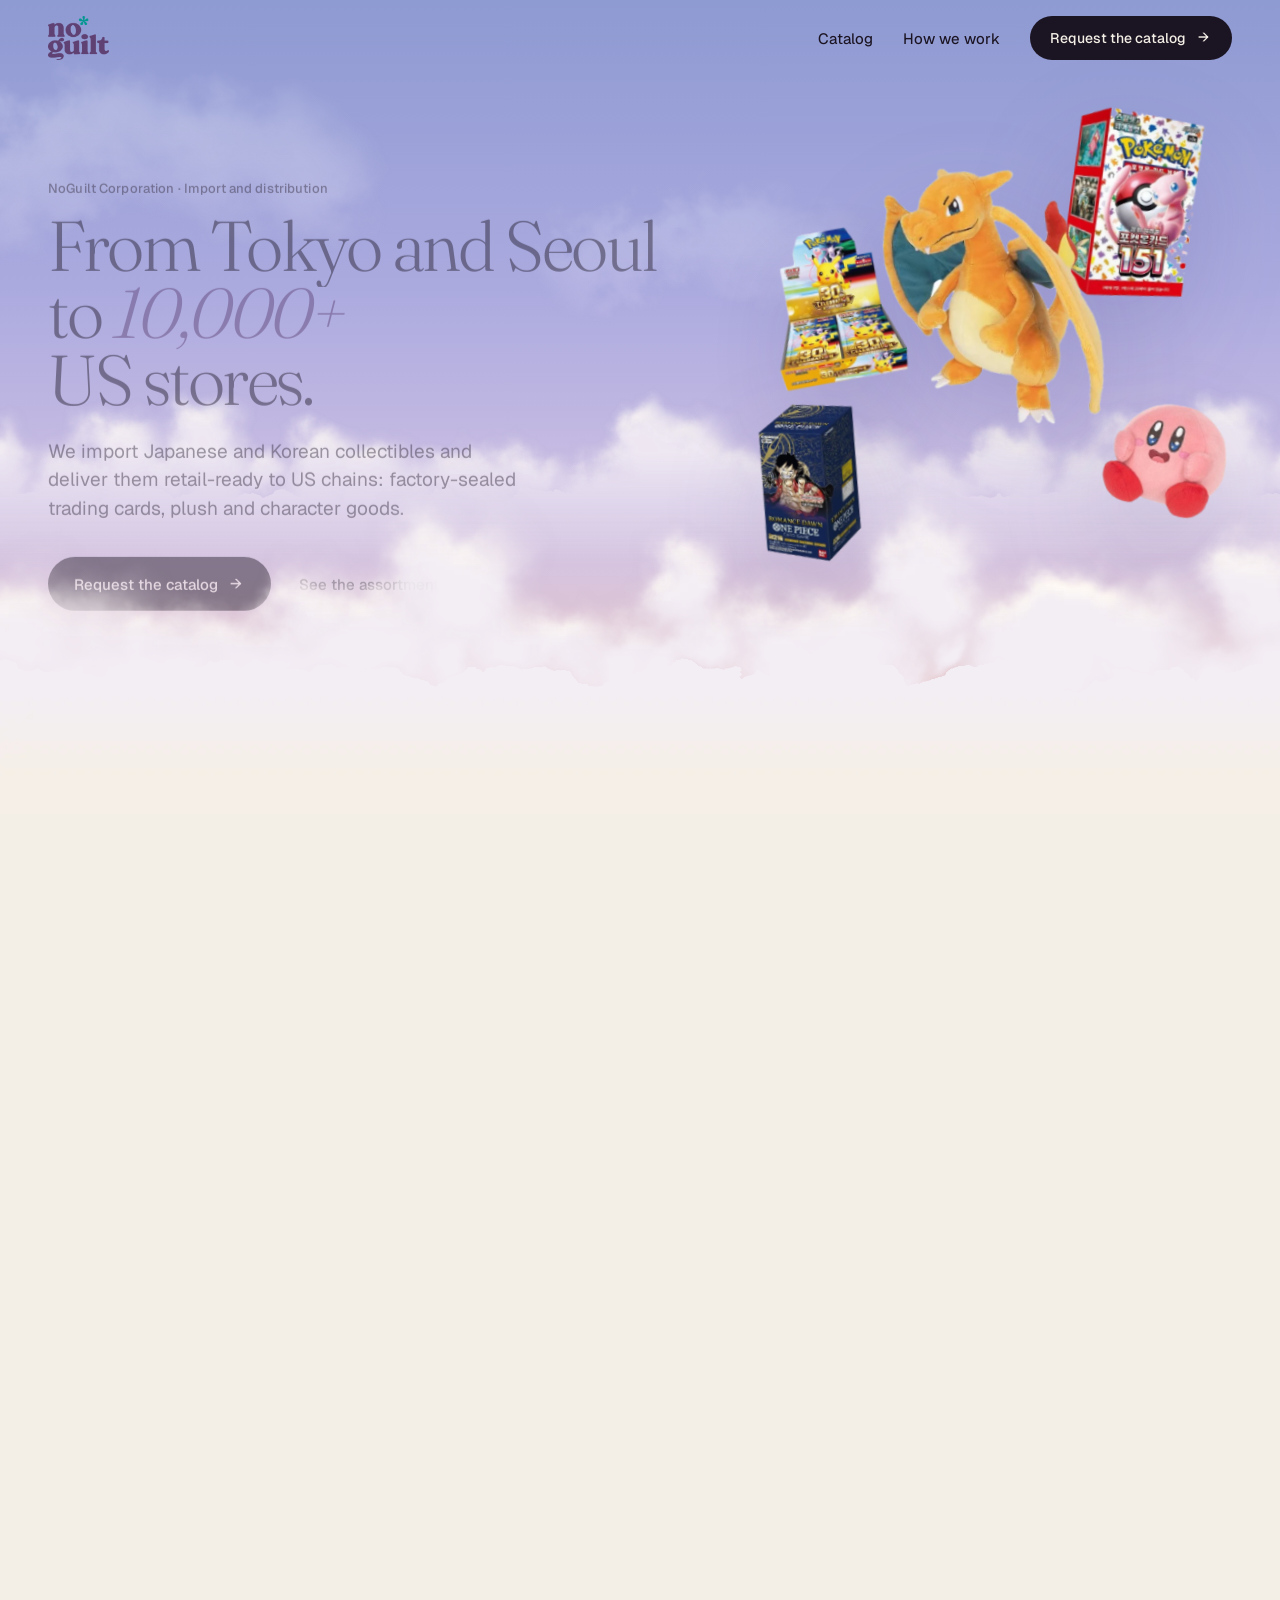
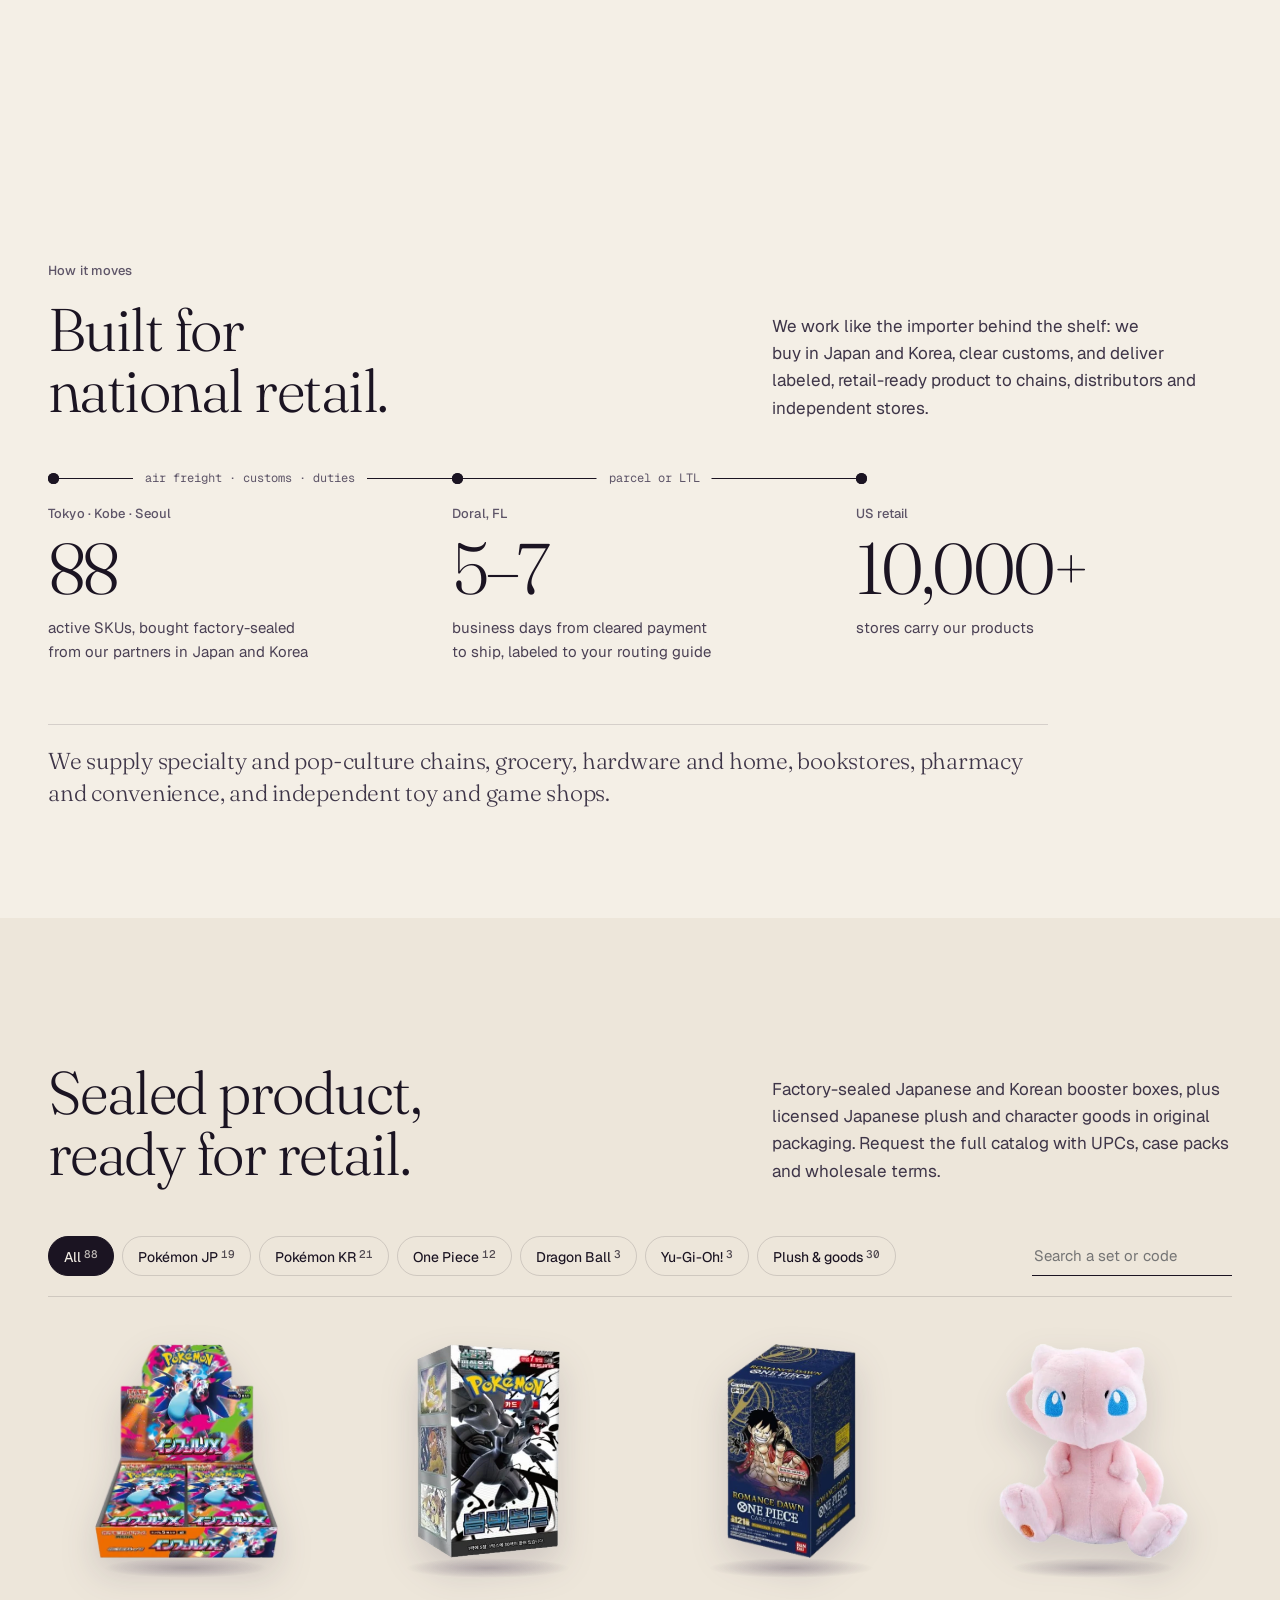
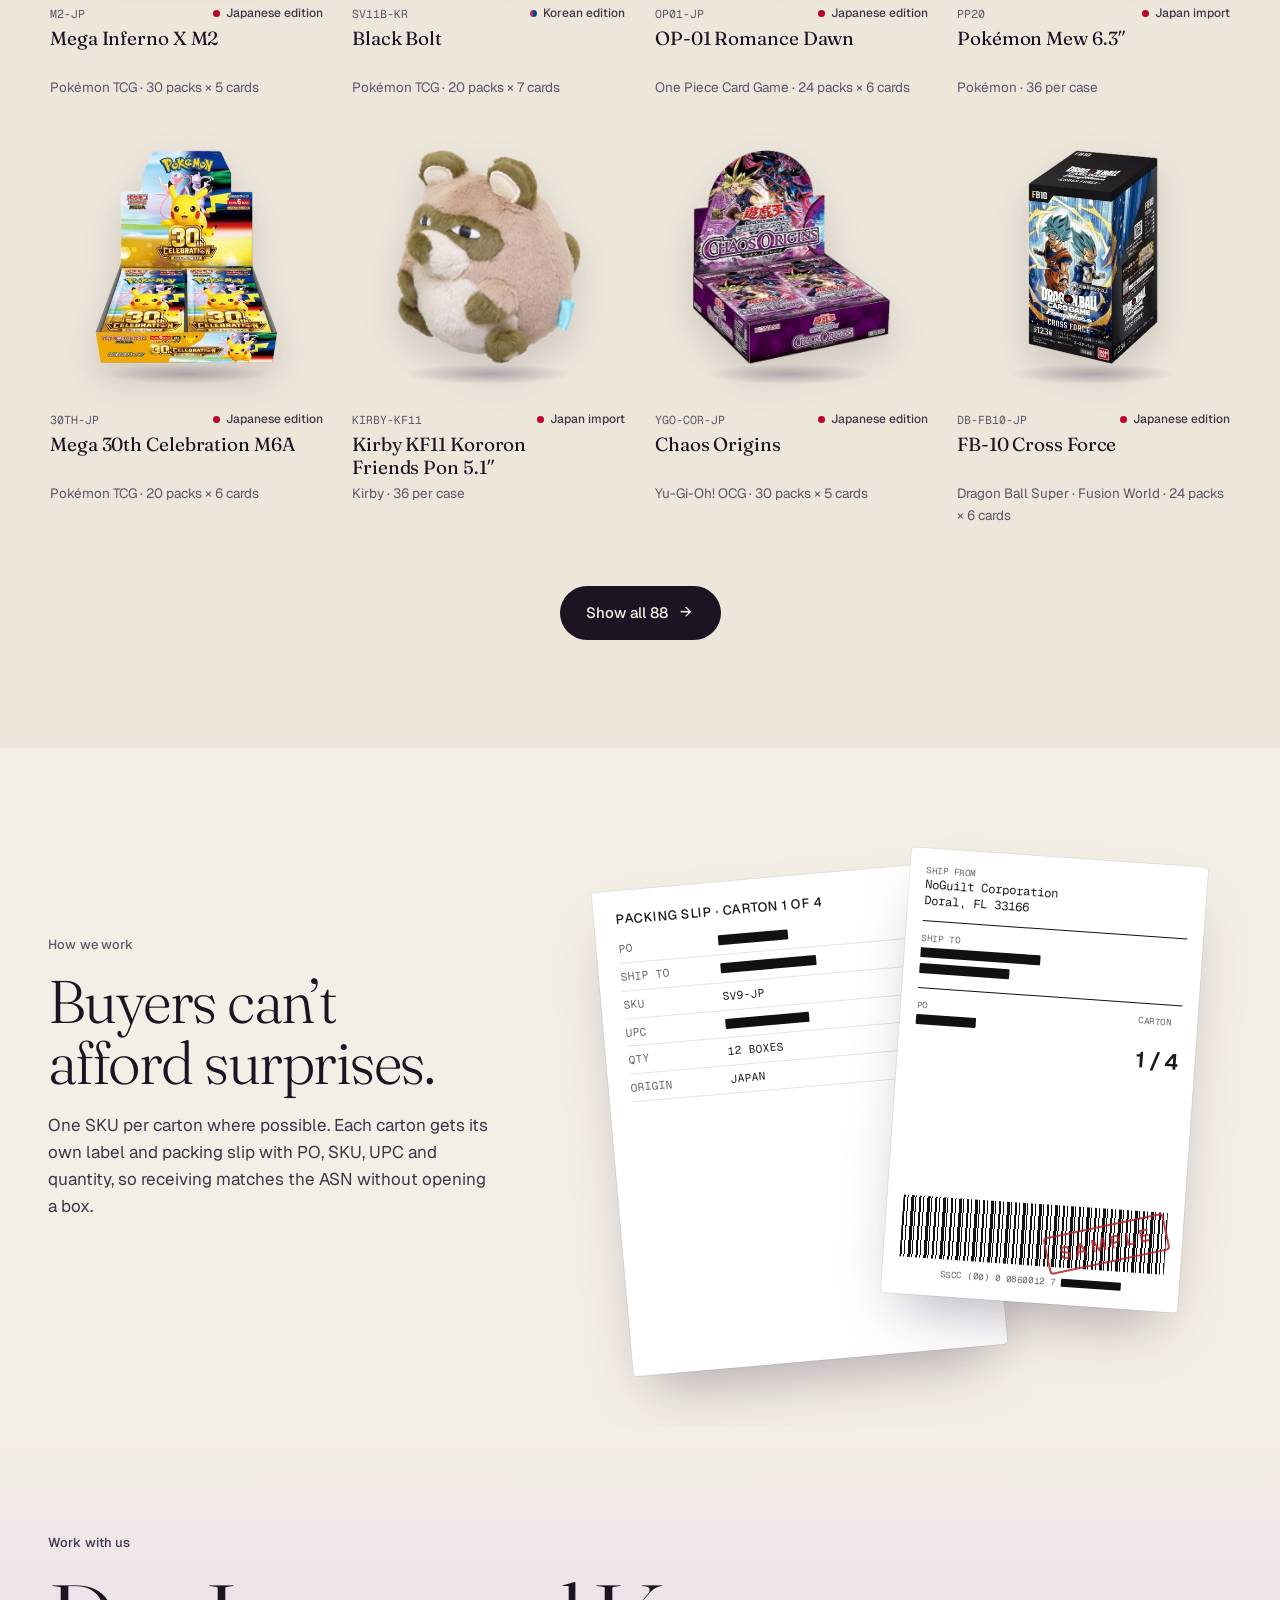
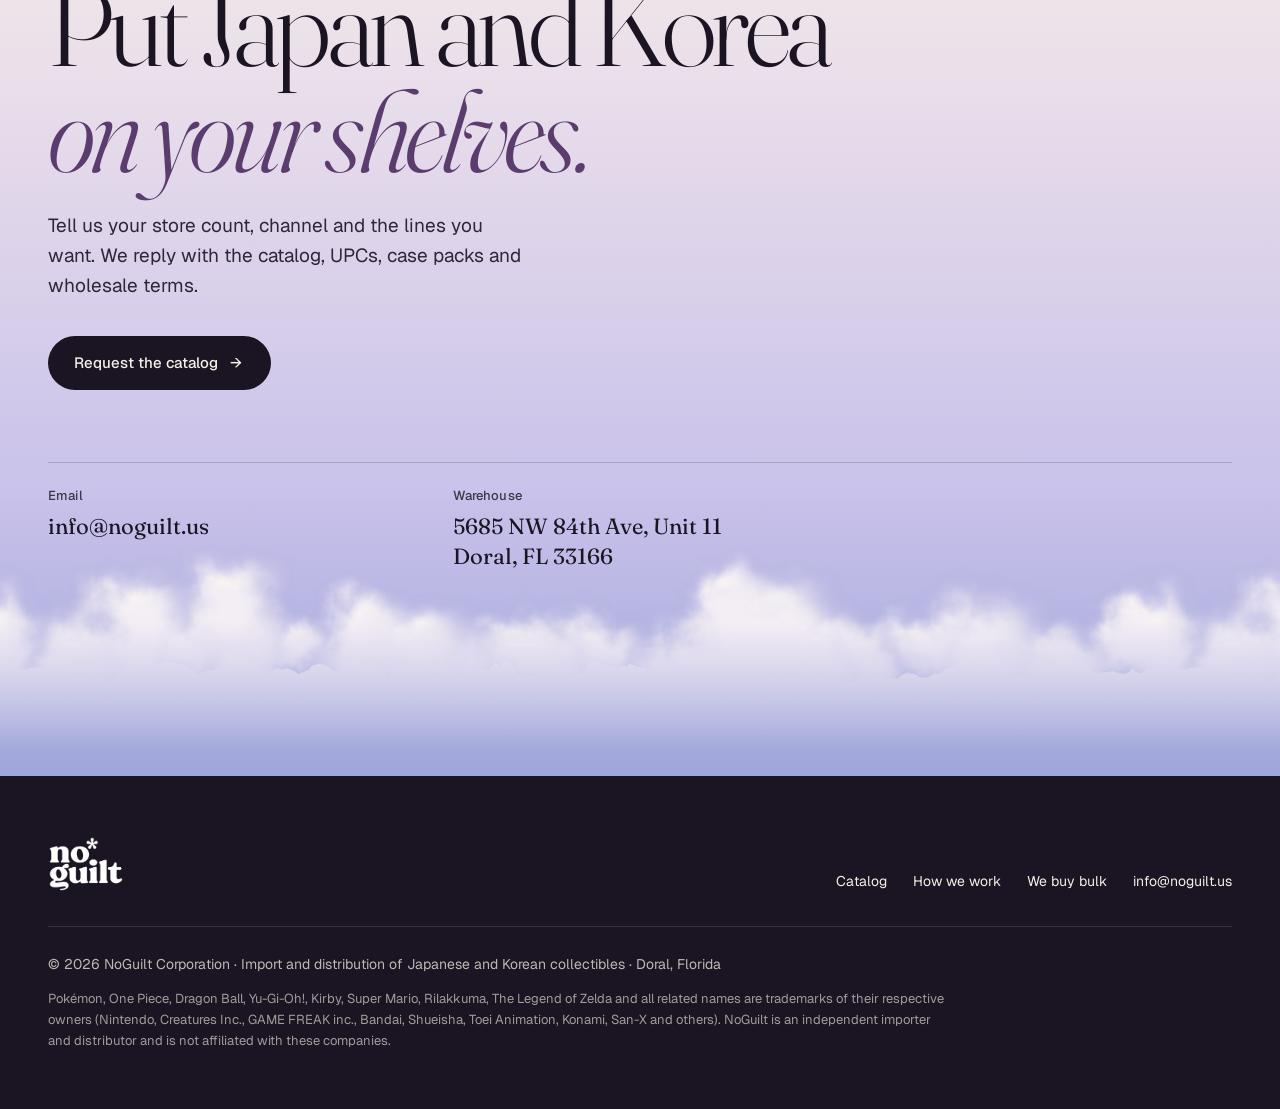
<file: preview/index.html>
<!doctype html>
<html lang="en" class="no-js">
<head>
<meta charset="utf-8">
<meta name="robots" content="noindex,nofollow">
<meta name="viewport" content="width=device-width,initial-scale=1,viewport-fit=cover">
<title>NoGuilt · Japanese &amp; Korean Collectibles, Imported for US Retail</title>
<meta name="description" content="NoGuilt Corporation imports Japanese and Korean collectibles and delivers them retail-ready to US chains. Factory-sealed trading cards, plush and character goods, in 10,000+ US stores.">
<meta property="og:title" content="NoGuilt · From Tokyo and Seoul to 10,000+ US stores">
<meta property="og:description" content="Import and distribution of Japanese and Korean collectibles for US retail.">
<meta property="og:image" content="https://tcg.noguilt.us/img/og.jpg">
<meta property="og:image:width" content="1200"><meta property="og:image:height" content="630">
<meta name="theme-color" content="#8E9AD2">
<link rel="icon" href="../img/email-logo.png">
<script>document.documentElement.classList.replace('no-js','js');setTimeout(()=>{if(!window.__ng)document.documentElement.classList.add('ready')},3000)</script>
<link rel="preconnect" href="https://fonts.googleapis.com"><link rel="preconnect" href="https://fonts.gstatic.com" crossorigin>
<link href="https://fonts.googleapis.com/css2?family=Fraunces:ital,opsz,wght@0,9..144,300..400;1,9..144,300&family=Geist:wght@400..600&family=Geist+Mono:wght@400;500&family=Kanit:ital,wght@1,900&display=swap" rel="stylesheet">
<link rel="preload" as="image" href="../img/cut/PP95.webp">
<style>
:root{--paper:#F4EFE6;--paper2:#EDE6DA;--ink:#1B1422;--muted:#5E5568;--plum:#5A3D6E;--teal:#059691;--line:rgba(27,20,34,.14);
--serif:'Fraunces',Georgia,serif;--sans:'Geist',system-ui,sans-serif;--mono:'Geist Mono',ui-monospace,monospace;
--out:cubic-bezier(.16,1,.3,1);--surf:cubic-bezier(.22,1,.36,1);--land:cubic-bezier(.34,1.3,.64,1)}
*{box-sizing:border-box}html{-webkit-text-size-adjust:100%}
[id]{scroll-margin-top:84px}
body{margin:0;background:var(--paper);color:var(--ink);font:400 17px/1.6 var(--sans);-webkit-font-smoothing:antialiased;overflow-x:clip}
img{max-width:100%;display:block;height:auto}a{color:inherit}button{font:inherit;color:inherit}
::selection{background:var(--plum);color:var(--paper)}
h2,h3{text-wrap:balance}p{text-wrap:pretty}
.wrap{max-width:1280px;margin:0 auto;padding:0 clamp(18px,4vw,48px)}
.lbl{font:500 13px/1 var(--sans);letter-spacing:.01em;color:var(--muted);display:block}
h1,h2,h3{font-family:var(--serif);font-weight:300;margin:0;font-optical-sizing:auto}
h2{font-size:clamp(38px,4.7vw,67px);line-height:1.02;letter-spacing:-.025em}
h3{font-weight:400}
br.m{display:none}
.btn{display:inline-flex;align-items:center;gap:12px;height:54px;padding:0 26px;border-radius:999px;background:var(--ink);color:var(--paper);text-decoration:none;font:500 15px/1 var(--sans);border:0;cursor:pointer;transition:background .3s}
.ar{position:relative;display:inline-block;width:1em;height:1.1em;overflow:hidden}
.ar span{position:absolute;left:0;top:0;transition:transform .35s var(--out)}.ar span+span{transform:translateX(-120%)}
.lnk{display:inline-flex;gap:8px;align-items:center;font:500 15px/1 var(--sans);text-decoration:none;padding:6px 0;background:linear-gradient(currentColor,currentColor) 0 100%/0 1px no-repeat;transition:background-size .45s var(--out)}
@media (hover:hover){.btn:hover{background:var(--plum)}.btn:hover .ar span:first-child,.lnk:hover .ar span:first-child{transform:translateX(120%)}.btn:hover .ar span+span,.lnk:hover .ar span+span{transform:none}.lnk:hover{background-size:100% 1px}}
:focus-visible{outline:2px solid var(--plum);outline-offset:3px}
/* header */
header{position:fixed;inset:0 0 auto;z-index:50;transition:background .35s,box-shadow .35s}
header.sky{background:linear-gradient(#8E9AD2 40%,rgba(142,154,210,0))}
header.solid{background:rgba(244,239,230,.94);box-shadow:0 1px 0 var(--line)}
header .wrap{display:flex;align-items:center;justify-content:space-between;height:76px}
.logo img{height:44px;width:auto}
nav{display:flex;align-items:center;gap:30px}
nav a.lnk{font:450 15px/1 var(--sans)}
nav .btn{height:44px;padding:0 20px;font-size:14px}
.menu{display:none;background:none;border:0;font:500 15px var(--sans);cursor:pointer;gap:10px;align-items:center;height:44px}
.menu i{display:block;width:22px;height:8px;border-top:1.5px solid;border-bottom:1.5px solid}
/* hero */
.hero{position:relative;height:200vh}
.scene{position:sticky;top:0;height:100vh;height:100lvh;min-height:640px;overflow:clip;background:linear-gradient(#8E9AD2 0%,#ABAADF 32%,#D3C3E4 60%,#E8C6C2 80%,#E6C2BC 100%)}
.wisp{position:absolute;opacity:.3;width:42vw;animation:drift 320s linear infinite;pointer-events:none}
.wisp.w1{top:9%;left:-10vw}.wisp.w2{top:22%;left:40vw;width:30vw;animation-duration:260s;animation-delay:-120s;opacity:.22}
@keyframes drift{from{transform:translateX(0)}to{transform:translateX(70vw)}}
.deck{position:absolute;left:0;right:0;pointer-events:none}
.deck .strip{display:flex;width:max-content;height:100%;animation:deck var(--sp) linear infinite}
.deck .strip img{height:100%;width:auto;max-width:none;flex:none}
@keyframes deck{to{transform:translateX(-50%)}}
.paused .strip,.paused .wisp{animation-play-state:paused}
.deck.far{bottom:26%;height:30vh;--sp:240s;opacity:.9;z-index:1}
.deck.far .strip img{-webkit-mask-image:linear-gradient(#000 50%,transparent 92%);mask-image:linear-gradient(#000 50%,transparent 92%)}
.deck.near{top:74%;height:auto;--sp:150s;z-index:6}
.deck.near .strip{height:46vh}
.deck.near .solid{height:120vh;background:var(--paper);margin-top:-2px}
.hgrid{position:relative;z-index:4;height:100%;display:grid;grid-template-columns:repeat(12,1fr);column-gap:24px;align-items:center}
.copy{grid-column:1 / span 7;padding:30px 0 9vh;position:relative;z-index:7}
.hero .lbl{color:#2F2638}
.hero h1{font-size:clamp(48px,5.5vw,90px);line-height:.95;letter-spacing:-.035em;margin:18px 0 24px}
.hero h1 .ln{display:block;overflow:hidden;padding-bottom:.1em;margin-bottom:-.1em}
.hero h1 .ln>span{display:inline-block}
.hero h1 i{font-style:italic;color:var(--plum)}
.js .hero h1 .ln>span{transform:translateY(110%);animation:rise 1s var(--out) forwards}
.js .hero h1 .ln:nth-child(1)>span{animation-delay:.15s}.js .hero h1 .ln:nth-child(2)>span{animation-delay:.24s}.js .hero h1 .ln:nth-child(3)>span{animation-delay:.33s}
@keyframes rise{to{transform:none}}
.lede{font-size:19px;line-height:1.5;max-width:470px;color:#2F2638;margin:0 0 34px}
.js .up{opacity:0;animation:up .7s var(--out) forwards;animation-delay:var(--dl,.45s)}
@keyframes up{from{opacity:0;transform:translateY(12px)}to{opacity:1;transform:none}}
.ctas{display:flex;align-items:center;gap:28px;flex-wrap:wrap}
.cluster{grid-column:8 / span 5;position:relative;width:min(100%,560px);aspect-ratio:620/700;justify-self:center;margin-top:16vh}
.obj{position:absolute;left:var(--l);top:var(--t);width:var(--w);z-index:2}
.obj[data-d=back]{z-index:1}.obj[data-d=front]{z-index:3}
.js .obj .rise{opacity:0;animation:surface 1.1s var(--surf) forwards;animation-delay:calc(.5s + var(--n) * .11s)}
@keyframes surface{from{opacity:0;transform:translateY(60px) scale(.96)}to{opacity:1;transform:none}}
.obj .idle{animation:idle var(--fd) ease-in-out infinite;animation-delay:calc(var(--n) * -1.7s)}
@keyframes idle{0%,100%{transform:translateY(0) rotate(0)}50%{transform:translateY(-8px) rotate(.6deg)}}
.obj img{width:100%;transform:rotate(var(--r));filter:drop-shadow(0 40px 50px rgba(60,50,110,.16));transition:transform .6s var(--out)}
.obj[data-d=back] img{transform:rotate(var(--r)) scale(.9);opacity:.96}
/* sections */
section.s{padding:clamp(72px,8.5vw,120px) 0}
#reach{padding-top:clamp(40px,5vw,64px)}
.head{display:grid;grid-template-columns:5fr 7fr;gap:40px;align-items:end;margin-bottom:clamp(36px,4vw,56px)}
.head .lbl{margin-bottom:22px}
.head p{max-width:460px;justify-self:end;margin:0;color:#3E3548}
/* route */
.route{list-style:none;margin:0;padding:34px 0 0;display:grid;grid-template-columns:repeat(3,1fr);gap:28px;position:relative}
.route::before,.route::after{content:"";position:absolute;left:5px;right:calc((100% - 56px)/3 - 5px);top:5px;height:1px;background:var(--line)}
.route::after{background:var(--ink);transform-origin:left;transform:scaleX(var(--p,1))}.js .route::after{transform:scaleX(var(--p,0))}
.route li{position:relative}
.route li::before{content:"";position:absolute;z-index:1;top:-34px;left:0;width:11px;height:11px;border-radius:50%;background:var(--paper);box-shadow:inset 0 0 0 1.5px var(--ink);transition:background .3s}
.route li.on::before{background:var(--ink)}
.route li[data-leg]::after{content:attr(data-leg);position:absolute;z-index:1;top:-39px;left:calc(-50% - 14px);transform:translateX(-50%);font:400 12px/20px var(--mono);color:var(--muted);background:var(--paper);padding:0 12px;white-space:nowrap}
.route b{display:block;margin:14px 0;font:300 clamp(48px,5.6vw,89px)/.95 var(--serif);letter-spacing:-.04em}
.route p{margin:0;font-size:15px;color:#4A4054;max-width:270px}
.chan{margin:clamp(40px,5vw,60px) 0 0;padding-top:20px;border-top:1px solid var(--line);font:300 clamp(19px,1.8vw,25px)/1.4 var(--serif);letter-spacing:-.01em;color:#3E3548;max-width:1000px}
/* catalog */
#catalog{background:var(--paper2)}
.tools{display:flex;justify-content:space-between;align-items:center;gap:20px;margin-bottom:24px;padding-bottom:20px;border-bottom:1px solid var(--line)}
.tabs{display:flex;flex-wrap:wrap;gap:8px}
.tabs button{height:40px;border:1px solid var(--line);background:transparent;border-radius:999px;padding:0 15px;font:450 14px/1 var(--sans);cursor:pointer;transition:background .25s,color .25s,border-color .25s;white-space:nowrap}
.tabs button sup{font:500 11px var(--mono);opacity:.75;vertical-align:.4em}
.tabs button.on{background:var(--ink);color:var(--paper);border-color:var(--ink)}
@media (hover:hover){.tabs button:hover{border-color:var(--ink)}}
.search{height:40px;border:0;border-bottom:1px solid var(--ink);background:transparent;font:400 15px var(--sans);width:200px;outline:0;flex:none}
.search:focus-visible{outline:0;box-shadow:0 2px 0 var(--plum)}
.grid{display:grid;grid-template-columns:repeat(4,1fr);gap:8px clamp(14px,2vw,28px)}
.item .well{position:relative;aspect-ratio:1/1.02}
.item .well img{position:absolute;left:12%;top:8%;width:76%;height:76%;object-fit:contain;object-position:50% 100%;filter:drop-shadow(0 16px 18px rgba(50,35,70,.16));transition:transform .6s var(--out)}
.item .gs{position:absolute;left:20%;right:20%;bottom:9%;height:7%;border-radius:50%;background:radial-gradient(closest-side,rgba(40,25,60,.26),transparent);transition:transform .6s var(--out),opacity .6s}
@media (hover:hover){.item:hover .well img{transform:translateY(-10px) rotate(-1.5deg)}.item:hover .gs{transform:scaleX(.8);opacity:.7}}
.js .item{opacity:0}
.js .item.in,.ready .item{opacity:1}
.js .item.in{animation:land .8s var(--land) both;animation-delay:var(--dl,0ms)}
.js .item.in .gs{animation:shadow .8s var(--land) both;animation-delay:var(--dl,0ms)}
@keyframes land{from{opacity:0;transform:translateY(-24px) rotate(var(--rr))}to{opacity:1;transform:none}}
@keyframes shadow{from{transform:scaleX(.6);opacity:.3}to{transform:none;opacity:1}}
.item .meta{padding:4px 2px 20px}
.item .row{display:flex;justify-content:space-between;gap:10px;align-items:center;margin-bottom:8px}
.code{font:400 11.5px/1 var(--mono);color:var(--muted);text-transform:uppercase;white-space:nowrap}
.origin{font:500 12px/1 var(--sans);display:flex;align-items:center;gap:6px;white-space:nowrap;color:#3E3548}
.origin i{flex:none;width:7px;height:7px;border-radius:50%;background:#BC002D}.origin.kr i{background:linear-gradient(90deg,#CD2E3A 50%,#0047A0 50%)}
.item h3{font-size:19px;line-height:1.2;margin-bottom:4px;letter-spacing:-.005em;min-height:2.4em}
.item p{margin:0;font-size:13.5px;color:var(--muted)}
.more{display:flex;justify-content:center;margin-top:40px}
.empty{display:none;text-align:center;padding:60px 0;font:300 28px var(--serif);color:var(--muted)}
/* band */
#repacks{position:relative;overflow:clip;color:#fff;text-align:center;padding:clamp(80px,9vw,120px) 0 0;
background:radial-gradient(closest-side at 50% 66%,rgba(255,185,55,.42),rgba(255,185,55,0)),linear-gradient(#22232C,#07070A)}
.nrays{position:absolute;left:50%;top:66%;width:min(1600px,150vmax);aspect-ratio:1;transform:translate(-50%,-50%);pointer-events:none;background:radial-gradient(closest-side,rgba(11,12,16,0) 30%,#0B0C10 100%),repeating-conic-gradient(from -1.75deg,rgba(255,255,255,0) 0deg,rgba(255,255,255,.07) 1.75deg,rgba(255,255,255,0) 3.5deg 16.364deg)}
.nback{position:absolute;left:0;right:0;bottom:26%;height:24%;opacity:.55;pointer-events:none;-webkit-mask-image:linear-gradient(#000 45%,transparent 85%);mask-image:linear-gradient(#000 45%,transparent 85%)}
.nback .strip,.ndeck .strip{display:flex;width:max-content;height:100%;animation:deck var(--sp,180s) linear infinite}.nback img,.ndeck img{height:100%;width:auto;max-width:none;flex:none}
.nback{--sp:300s}
.rhead{position:relative;z-index:2}
#repacks .lbl{color:rgba(255,255,255,.7)}
.rlock{font:900 italic clamp(44px,7vw,100px)/.9 'Kanit',sans-serif;text-transform:uppercase;letter-spacing:-.01em;margin:16px 0 18px}
.rlock em{font-style:inherit;color:#FFD21F}
.rhead p{max-width:620px;margin:0 auto;color:rgba(255,255,255,.8)}
.rshelf{position:relative;z-index:3;display:flex;align-items:flex-end;justify-content:center;gap:clamp(6px,1vw,14px);margin-top:clamp(40px,5vw,60px);padding:0 12px}
.rshelf img{height:calc(clamp(140px,15vw,220px) * var(--h,1));width:auto;transition:transform .35s var(--out)}
.js .rshelf img{opacity:0;transform:translateY(-60px) rotate(-5deg)}
.js .rshelf.in img,.ready .rshelf img{opacity:1;transform:none;transition:transform .9s var(--land),opacity .5s;transition-delay:calc(var(--i) * 60ms)}
@media (hover:hover){.rshelf.in img:hover{transform:translateY(-14px) rotate(-2deg);transition-delay:0s}}
.ndeck{position:relative;z-index:4;height:clamp(120px,14vw,200px);margin-top:calc(clamp(50px,6vw,90px) * -1)}
.rcta{position:relative;z-index:5;display:flex;align-items:center;justify-content:center;gap:24px;flex-wrap:wrap;padding:6px 0 clamp(64px,7vw,90px);background:#0B0C10}
.btn.gold{background:linear-gradient(180deg,#FFE27A,#FFD21F 45%,#E9B21C);color:#0B0C10}
@media (hover:hover){.btn.gold:hover{background:linear-gradient(180deg,#FFEA9A,#FFDA45 45%,#F0BE2C)}}
/* how we work */
.proof{display:grid;grid-template-columns:5fr 7fr;gap:clamp(30px,6vw,90px);align-items:center}
.proof p{color:#3E3548;max-width:440px}
.proof h2{margin:20px 0 18px}
.docs{position:relative;height:clamp(360px,36vw,470px)}
.slip,.label{position:absolute;background:#fff;border-radius:4px;box-shadow:0 30px 60px -20px rgba(40,25,60,.35),0 0 0 1px rgba(27,20,34,.06);font:400 11px/1.35 var(--mono);color:#1b1b1b;transition:transform .6s var(--out)}
.slip{width:58%;aspect-ratio:8.5/11;left:4%;top:4%;transform:rotate(-5deg);padding:22px}
.slip h4{margin:0 0 10px;font:500 13px/1 var(--sans);letter-spacing:.04em}
.slip .r{display:flex;justify-content:flex-start;gap:12px;border-bottom:1px solid #e6e2dc;padding:6px 0}
.slip .r>span:first-child{flex:0 0 8em;color:#666}
.label{width:46%;aspect-ratio:4/6;right:6%;top:0;transform:rotate(4deg);padding:16px;display:flex;flex-direction:column;gap:9px}
@media (hover:hover){.docs:hover .slip{transform:rotate(-7deg) translateX(-14px)}.docs:hover .label{transform:rotate(2deg) translate(10px,-8px)}}
.label .k{font-size:9px;color:#666;text-transform:uppercase;letter-spacing:.06em}
.label .v{font-size:12px}
.label .big{font:600 22px/1 var(--sans);letter-spacing:-.01em}
.label hr{border:0;border-top:1.5px solid #111;margin:2px 0}
.redact{display:inline-block;height:10px;background:#111;border-radius:1px;vertical-align:-1px}
.bars{height:62px;background:repeating-linear-gradient(90deg,#111 0 2px,transparent 2px 4px,#111 4px 5px,transparent 5px 8px,#111 8px 11px,transparent 11px 12px,#111 12px 13px,transparent 13px 16px);margin-top:auto}
.stamp{position:absolute;right:10%;bottom:12%;transform:rotate(-12deg);font:600 18px/1 var(--sans);letter-spacing:.2em;color:#B4232A;border:2px solid #B4232A;padding:8px 12px;border-radius:4px;opacity:.85}
/* contact */
#contact{position:relative;overflow:clip;background:linear-gradient(var(--paper) 0%,#EADFEA 26%,#C9C2EA 70%,#9FA6DB 100%);padding-bottom:clamp(150px,16vw,220px)}
#contact .wrap{position:relative;z-index:3}
#contact .lbl{color:#3E3548}
#contact .deck.far{top:auto;bottom:0;height:34vh;opacity:1;z-index:1}
.big{font-size:clamp(52px,9vw,146px);line-height:.92;letter-spacing:-.04em;margin:22px 0 28px;max-width:1150px}
.big i{font-style:italic;color:var(--plum)}
.sub2{font-size:19px;max-width:520px;color:#2F2638;margin:0 0 34px}
.cols{display:grid;grid-template-columns:repeat(3,1fr);gap:30px;margin-top:72px;padding-top:26px;border-top:1px solid rgba(27,20,34,.2)}
.cols p{margin:10px 0 0;font:400 22px/1.35 var(--serif)}.cols a{text-decoration:none}
@media (hover:hover){.cols a:hover{color:var(--plum)}}
footer{background:var(--ink);color:rgba(244,239,230,.75);padding:60px 0 44px;font-size:14px}
footer .top{display:flex;justify-content:space-between;align-items:flex-end;gap:30px;flex-wrap:wrap;padding-bottom:34px;border-bottom:1px solid rgba(244,239,230,.14);margin-bottom:26px}
footer .top img{height:56px;width:auto}
footer .fl{display:flex;gap:26px;flex-wrap:wrap}footer .fl a{color:var(--paper);text-decoration:none}
@media (hover:hover){footer .fl a:hover{text-decoration:underline}}
footer .legal{max-width:900px;line-height:1.6;font-size:13px;color:rgba(244,239,230,.62)}
/* reveals */
.js [data-r]{opacity:0;transform:translateY(18px);transition:opacity .9s var(--out),transform .9s var(--out)}
.js [data-r].in,.ready [data-r]{opacity:1;transform:none}
@media (max-width:1020px){.grid{grid-template-columns:repeat(3,1fr)}.tools{flex-wrap:wrap}}
@media (max-width:860px){
br.m{display:inline}
nav{position:fixed;inset:76px 0 auto;flex-direction:column;align-items:stretch;gap:0;background:var(--paper);padding:6px 20px 28px;box-shadow:0 30px 40px -20px rgba(27,20,34,.25);transform:translateY(-130%);transition:transform .45s var(--out)}
nav.open{transform:none}nav a.lnk{font:300 24px/1 var(--serif);padding:16px 0;border-bottom:1px solid var(--line);background:none}nav .btn{margin-top:18px;font:500 15px var(--sans);justify-content:center;height:52px}
.menu{display:flex}
header.sky{background:linear-gradient(#8E9AD2 55%,rgba(142,154,210,0))}
.hero{height:auto}.scene{position:relative;height:auto;min-height:100svh;padding-bottom:16vh}
.hgrid{display:block;padding-top:108px}
.copy{padding-top:0}
.hero h1{font-size:clamp(42px,12vw,64px)}
.lede{font-size:17px}
.cluster{width:min(88vw,420px);margin:26px auto 0;aspect-ratio:620/600}
.oE,.oD{display:none}
.oA{--w:46%!important;--l:30%!important;--t:24%!important}.oB{--w:28%!important;--l:68%!important;--t:2%!important}.oC{--w:32%!important;--l:0%!important;--t:6%!important}
.deck.near{top:auto;bottom:0}.deck.near .solid{display:none}.deck.near .strip{height:26vh}
.deck.far{bottom:30%;height:20vh}
.head,.proof{grid-template-columns:1fr}.head p{justify-self:start}
.route{grid-template-columns:1fr;gap:34px;padding:0 0 0 30px}
.route::before,.route::after{left:5px;right:auto;top:6px;bottom:0;width:1px;height:auto}
.route::after{transform-origin:top;transform:scaleY(var(--p,1))}.js .route::after{transform:scaleY(var(--p,0))}
.route li::before{top:4px;left:-30px}
.route li[data-leg]::after{top:-28px;left:0;transform:none;background:none;padding:0}
.route li[data-leg]{padding-top:22px}
.route b{margin-top:6px}
.tools{display:block}
.tabs{flex-wrap:nowrap;overflow-x:auto;scrollbar-width:none;margin:0 -18px 14px;padding:0 18px}.tabs::-webkit-scrollbar{display:none}.tabs button{flex:none}
.search{width:100%}
.grid{grid-template-columns:repeat(2,1fr)}
.item .origin>span{display:none}
.rshelf{justify-content:flex-start;overflow-x:auto;scroll-snap-type:x mandatory;padding:10px 18px 0;scrollbar-width:none}.rshelf img{height:calc(46vw * var(--h,1));scroll-snap-align:center}
.docs{height:96vw;max-height:520px}
.big{font-size:clamp(40px,12.4vw,152px)}
.cols{grid-template-columns:1fr}
#contact .deck.far{height:18vh}
}
@media (prefers-reduced-motion:reduce){*,*::before,*::after{animation:none!important;transition-duration:.01ms!important}.js .hero h1 .ln>span,.js .up,.js .obj .rise,.js .item,.js [data-r],.js .rshelf img{opacity:1!important;transform:none!important}.js .route::after{transform:none}}
</style>
</head>
<body>
<header id="top"><div class="wrap">
<a class="logo" href="#" aria-label="NoGuilt home"><img src="../img/logo-color.png" alt="NoGuilt" width="61" height="44"></a>
<button class="menu" aria-label="Open menu" aria-expanded="false">Menu <i></i></button>
<nav><a class="lnk" href="#catalog">Catalog</a><a class="lnk" href="#how">How we work</a><a class="btn" href="#contact">Request the catalog <span class="ar" aria-hidden="true"><span>→</span><span>→</span></span></a></nav>
</div></header>

<main>
<section class="hero" aria-label="Introduction"><div class="scene">
<img class="wisp w1" src="../img/sky/cloud2.webp" alt="" aria-hidden="true">
<img class="wisp w2" src="../img/sky/cloud5.webp" alt="" aria-hidden="true">
<div class="deck far" aria-hidden="true"><div class="strip"><img src="../img/sky/deck9.webp" alt=""><img src="../img/sky/deck9.webp" alt=""></div></div>
<div class="wrap hgrid">
<div class="copy">
<span class="lbl up" style="--dl:.1s">NoGuilt Corporation · Import and distribution</span>
<h1><span class="ln"><span>From Tokyo<br class="m"> and Seoul</span></span><span class="ln"><span>to <i>10,000+</i></span></span><span class="ln"><span>US stores.</span></span></h1>
<p class="lede up">We import Japanese and Korean collectibles and deliver them retail-ready to US chains: factory-sealed trading cards, plush and character goods.</p>
<div class="ctas up" style="--dl:.55s"><a class="btn" href="#contact">Request the catalog <span class="ar" aria-hidden="true"><span>→</span><span>→</span></span></a><a class="lnk" href="#catalog">See the assortment</a></div>
</div>
<div class="cluster" aria-hidden="true"><div class="obj oC" data-d="back" style="--l:2%;--t:6%;--w:30%;--r:-9deg;--n:0;--fd:10.6s"><div class="rise"><div class="idle"><img src="../img/cut/30TH-JP.webp" alt="" decoding="async"></div></div></div><div class="obj oB" data-d="mid" style="--l:66%;--t:0%;--w:26%;--r:6deg;--n:1;--fd:7.4s"><div class="rise"><div class="idle"><img src="../img/cut/SV2A-KR.webp" alt="" decoding="async"></div></div></div><div class="obj oE" data-d="mid" style="--l:2%;--t:54%;--w:20%;--r:-6deg;--n:2;--fd:11s"><div class="rise"><div class="idle"><img src="../img/cut/OP01-JP.webp" alt="" decoding="async"></div></div></div><div class="obj oD" data-d="mid" style="--l:74%;--t:54%;--w:25%;--r:11deg;--n:3;--fd:8.2s"><div class="rise"><div class="idle"><img src="../img/cut/KIRBY-KGF01.webp" alt="" decoding="async"></div></div></div><div class="obj oA" data-d="front" style="--l:28%;--t:30%;--w:44%;--r:-3deg;--n:4;--fd:9s"><div class="rise"><div class="idle"><img src="../img/cut/PP95.webp" alt="" decoding="async"></div></div></div></div>
</div>
<div class="deck near" aria-hidden="true"><div class="strip"><img src="../img/sky/deck3.webp" alt=""><img src="../img/sky/deck3.webp" alt=""></div><div class="solid"></div></div>
</div></section>

<section class="s" id="reach"><div class="wrap">
<div class="head"><div><span class="lbl" data-r>How it moves</span><h2 data-r>Built for national retail.</h2></div>
<p data-r>We work like the importer behind the shelf: we buy in Japan and Korea, clear customs, and deliver labeled, retail-ready product to chains, distributors and independent stores.</p></div>
<ol class="route" id="route">
<li><span class="lbl">Tokyo · Kobe · Seoul</span><b>88</b><p>active SKUs, bought factory-sealed from our partners in Japan and Korea</p></li>
<li data-leg="air freight · customs · duties"><span class="lbl">Doral, FL</span><b>5–7</b><p>business days from cleared payment to ship, labeled to your routing guide</p></li>
<li data-leg="parcel or LTL"><span class="lbl">US retail</span><b>10,000+</b><p>stores carry our products</p></li>
</ol>
<p class="chan" data-r>We supply specialty and pop-culture chains, grocery, hardware and home, bookstores, pharmacy and convenience, and independent toy and game shops.</p>
</div></section>

<section class="s" id="catalog"><div class="wrap">
<div class="head"><div><span class="lbl" data-r>Assortment</span><h2 data-r>Sealed product,<br>ready for retail.</h2></div>
<p data-r>Factory-sealed Japanese and Korean booster boxes, plus licensed Japanese plush and character goods in original packaging. Request the full catalog with UPCs, case packs and wholesale terms.</p></div>
<div class="tools"><div class="tabs" id="tabs"><button class="on" data-f="all">All <sup>88</sup></button><button data-f="JP">Pokémon JP <sup>19</sup></button><button data-f="KR">Pokémon KR <sup>21</sup></button><button data-f="OP">One Piece <sup>12</sup></button><button data-f="DB">Dragon Ball <sup>3</sup></button><button data-f="YGO">Yu-Gi-Oh! <sup>3</sup></button><button data-f="CG">Plush &amp; goods <sup>30</sup></button></div><input class="search" type="search" placeholder="Search a set or code" aria-label="Search products"></div>
<div class="grid"><article class="item" data-b="JP" data-q="m2-jp pokémon tcg: mega inferno x m2 japanese pokémon · japanese" style="--rr:-3deg"><div class="well"><span class="gs"></span><img src="../img/cut/M2-JP.webp" alt="Mega Inferno X M2" loading="lazy" decoding="async"></div><div class="meta"><div class="row"><span class="code">M2-JP</span><span class="origin" title="Japanese edition"><i></i><span>Japanese edition</span></span></div><h3>Mega Inferno X M2</h3><p>Pokémon TCG · 30 packs × 5 cards</p></div></article><article class="item" data-b="KR" data-q="sv11b-kr pokémon tcg: black bolt korean pokémon · korean" style="--rr:-1deg"><div class="well"><span class="gs"></span><img src="../img/cut/SV11B-KR.webp" alt="Black Bolt" loading="lazy" decoding="async"></div><div class="meta"><div class="row"><span class="code">SV11B-KR</span><span class="origin kr" title="Korean edition"><i></i><span>Korean edition</span></span></div><h3>Black Bolt</h3><p>Pokémon TCG · 20 packs × 7 cards</p></div></article><article class="item" data-b="OP" data-q="op01-jp one piece card game: op-01 romance dawn japanese one piece" style="--rr:1deg"><div class="well"><span class="gs"></span><img src="../img/cut/OP01-JP.webp" alt="OP-01 Romance Dawn" loading="lazy" decoding="async"></div><div class="meta"><div class="row"><span class="code">OP01-JP</span><span class="origin" title="Japanese edition"><i></i><span>Japanese edition</span></span></div><h3>OP-01 Romance Dawn</h3><p>One Piece Card Game · 24 packs × 6 cards</p></div></article><article class="item" data-b="CG" data-q="pp20 pokémon mew 6.3″ pokémon character goods plush japan" style="--rr:3deg"><div class="well"><span class="gs"></span><img src="../img/cut/PP20.webp" alt="Pokémon Mew 6.3″" loading="lazy" decoding="async"></div><div class="meta"><div class="row"><span class="code">PP20</span><span class="origin" title="Japan import"><i></i><span>Japan import</span></span></div><h3>Pokémon Mew 6.3″</h3><p>Pokémon · 36 per case</p></div></article><article class="item" data-b="JP" data-q="30th-jp pokémon tcg: mega 30th celebration m6a japanese pokémon · japanese" style="--rr:-2deg"><div class="well"><span class="gs"></span><img src="../img/cut/30TH-JP.webp" alt="Mega 30th Celebration M6A" loading="lazy" decoding="async"></div><div class="meta"><div class="row"><span class="code">30TH-JP</span><span class="origin" title="Japanese edition"><i></i><span>Japanese edition</span></span></div><h3>Mega 30th Celebration M6A</h3><p>Pokémon TCG · 20 packs × 6 cards</p></div></article><article class="item" data-b="CG" data-q="kirby-kf11 kirby kf11 kororon friends pon 5.1″ kirby character goods plush japan" style="--rr:0deg"><div class="well"><span class="gs"></span><img src="../img/cut/KIRBY-KF11.webp" alt="Kirby KF11 Kororon Friends Pon 5.1″" loading="lazy" decoding="async"></div><div class="meta"><div class="row"><span class="code">KIRBY-KF11</span><span class="origin" title="Japan import"><i></i><span>Japan import</span></span></div><h3>Kirby KF11 Kororon Friends Pon 5.1″</h3><p>Kirby · 36 per case</p></div></article><article class="item" data-b="YGO" data-q="ygo-cor-jp yu-gi-oh! ocg: chaos origins japanese yu-gi-oh!" style="--rr:2deg"><div class="well"><span class="gs"></span><img src="../img/cut/YGO-COR-JP.webp" alt="Chaos Origins" loading="lazy" decoding="async"></div><div class="meta"><div class="row"><span class="code">YGO-COR-JP</span><span class="origin" title="Japanese edition"><i></i><span>Japanese edition</span></span></div><h3>Chaos Origins</h3><p>Yu-Gi-Oh! OCG · 30 packs × 5 cards</p></div></article><article class="item" data-b="DB" data-q="db-fb10-jp dragon ball super card game: fusion world fb-10 cross force japanese dragon ball" style="--rr:-3deg"><div class="well"><span class="gs"></span><img src="../img/cut/DB-FB10-JP.webp" alt="FB-10 Cross Force" loading="lazy" decoding="async"></div><div class="meta"><div class="row"><span class="code">DB-FB10-JP</span><span class="origin" title="Japanese edition"><i></i><span>Japanese edition</span></span></div><h3>FB-10 Cross Force</h3><p>Dragon Ball Super · Fusion World · 24 packs × 6 cards</p></div></article><article class="item" data-b="JP" data-q="m1l-jp pokémon tcg: mega brave japanese pokémon · japanese" style="--rr:-1deg"><div class="well"><span class="gs"></span><img src="../img/cut/M1L-JP.webp" alt="Mega Brave" loading="lazy" decoding="async"></div><div class="meta"><div class="row"><span class="code">M1L-JP</span><span class="origin" title="Japanese edition"><i></i><span>Japanese edition</span></span></div><h3>Mega Brave</h3><p>Pokémon TCG · 30 packs × 5 cards</p></div></article><article class="item" data-b="JP" data-q="m1s-jp pokémon tcg: mega symphonia japanese pokémon · japanese" style="--rr:1deg"><div class="well"><span class="gs"></span><img src="../img/cut/M1S-JP.webp" alt="Mega Symphonia" loading="lazy" decoding="async"></div><div class="meta"><div class="row"><span class="code">M1S-JP</span><span class="origin" title="Japanese edition"><i></i><span>Japanese edition</span></span></div><h3>Mega Symphonia</h3><p>Pokémon TCG · 30 packs × 5 cards</p></div></article><article class="item" data-b="JP" data-q="m2a-jp pokémon tcg: mega dream ex m2a japanese pokémon · japanese" style="--rr:3deg"><div class="well"><span class="gs"></span><img src="../img/cut/M2A-JP.webp" alt="Mega Dream ex M2A" loading="lazy" decoding="async"></div><div class="meta"><div class="row"><span class="code">M2A-JP</span><span class="origin" title="Japanese edition"><i></i><span>Japanese edition</span></span></div><h3>Mega Dream ex M2A</h3><p>Pokémon TCG · 10 packs × 10 cards</p></div></article><article class="item" data-b="JP" data-q="m3-jp pokémon tcg: mega nihil zero japanese pokémon · japanese" style="--rr:-2deg"><div class="well"><span class="gs"></span><img src="../img/cut/M3-JP.webp" alt="Mega Nihil Zero" loading="lazy" decoding="async"></div><div class="meta"><div class="row"><span class="code">M3-JP</span><span class="origin" title="Japanese edition"><i></i><span>Japanese edition</span></span></div><h3>Mega Nihil Zero</h3><p>Pokémon TCG · 30 packs × 5 cards</p></div></article><article class="item" data-b="JP" data-q="m4-jp pokémon tcg: mega ninja spinner japanese pokémon · japanese" style="--rr:0deg"><div class="well"><span class="gs"></span><img src="../img/cut/M4-JP.webp" alt="Mega Ninja Spinner" loading="lazy" decoding="async"></div><div class="meta"><div class="row"><span class="code">M4-JP</span><span class="origin" title="Japanese edition"><i></i><span>Japanese edition</span></span></div><h3>Mega Ninja Spinner</h3><p>Pokémon TCG · 30 packs × 5 cards</p></div></article><article class="item" data-b="JP" data-q="m5-jp pokémon tcg: mega abyss eye japanese pokémon · japanese" style="--rr:2deg"><div class="well"><span class="gs"></span><img src="../img/cut/M5-JP.webp" alt="Mega Abyss Eye" loading="lazy" decoding="async"></div><div class="meta"><div class="row"><span class="code">M5-JP</span><span class="origin" title="Japanese edition"><i></i><span>Japanese edition</span></span></div><h3>Mega Abyss Eye</h3><p>Pokémon TCG · 30 packs × 5 cards</p></div></article><article class="item" data-b="JP" data-q="m6-jp pokémon tcg: mega storm emeralda m6 japanese pokémon · japanese" style="--rr:-3deg"><div class="well"><span class="gs"></span><img src="../img/cut/M6-JP.webp" alt="Mega Storm Emeralda M6" loading="lazy" decoding="async"></div><div class="meta"><div class="row"><span class="code">M6-JP</span><span class="origin" title="Japanese edition"><i></i><span>Japanese edition</span></span></div><h3>Mega Storm Emeralda M6</h3><p>Pokémon TCG · 30 packs × 5 cards</p></div></article><article class="item" data-b="JP" data-q="s12a-jp pokémon tcg: vstar universe s12a japanese pokémon · japanese" style="--rr:-1deg"><div class="well"><span class="gs"></span><img src="../img/cut/S12A-JP.webp" alt="VSTAR Universe S12A" loading="lazy" decoding="async"></div><div class="meta"><div class="row"><span class="code">S12A-JP</span><span class="origin" title="Japanese edition"><i></i><span>Japanese edition</span></span></div><h3>VSTAR Universe S12A</h3><p>Pokémon TCG · 10 packs × 10 cards</p></div></article><article class="item" data-b="JP" data-q="sv4a-jp pokémon tcg: shiny treasure ex sv4a japanese pokémon · japanese" style="--rr:1deg"><div class="well"><span class="gs"></span><img src="../img/cut/SV4A-JP.webp" alt="Shiny Treasure ex SV4A" loading="lazy" decoding="async"></div><div class="meta"><div class="row"><span class="code">SV4A-JP</span><span class="origin" title="Japanese edition"><i></i><span>Japanese edition</span></span></div><h3>Shiny Treasure ex SV4A</h3><p>Pokémon TCG · 10 packs × 10 cards</p></div></article><article class="item" data-b="JP" data-q="sv6-jp pokémon tcg: mask of change japanese pokémon · japanese" style="--rr:3deg"><div class="well"><span class="gs"></span><img src="../img/cut/SV6-JP.webp" alt="Mask of Change" loading="lazy" decoding="async"></div><div class="meta"><div class="row"><span class="code">SV6-JP</span><span class="origin" title="Japanese edition"><i></i><span>Japanese edition</span></span></div><h3>Mask of Change</h3><p>Pokémon TCG · 30 packs × 5 cards</p></div></article><article class="item" data-b="JP" data-q="sv6a-jp pokémon tcg: night wanderer japanese pokémon · japanese" style="--rr:-2deg"><div class="well"><span class="gs"></span><img src="../img/cut/SV6A-JP.webp" alt="Night Wanderer" loading="lazy" decoding="async"></div><div class="meta"><div class="row"><span class="code">SV6A-JP</span><span class="origin" title="Japanese edition"><i></i><span>Japanese edition</span></span></div><h3>Night Wanderer</h3><p>Pokémon TCG · 30 packs × 5 cards</p></div></article><article class="item" data-b="JP" data-q="sv7-jp pokémon tcg: stellar miracle japanese pokémon · japanese" style="--rr:0deg"><div class="well"><span class="gs"></span><img src="../img/cut/SV7-JP.webp" alt="Stellar Miracle" loading="lazy" decoding="async"></div><div class="meta"><div class="row"><span class="code">SV7-JP</span><span class="origin" title="Japanese edition"><i></i><span>Japanese edition</span></span></div><h3>Stellar Miracle</h3><p>Pokémon TCG · 30 packs × 5 cards</p></div></article><article class="item" data-b="JP" data-q="sv8a-jp pokémon tcg: terastal festival ex sv8a japanese pokémon · japanese" style="--rr:2deg"><div class="well"><span class="gs"></span><img src="../img/cut/SV8A-JP.webp" alt="Terastal Festival ex SV8A" loading="lazy" decoding="async"></div><div class="meta"><div class="row"><span class="code">SV8A-JP</span><span class="origin" title="Japanese edition"><i></i><span>Japanese edition</span></span></div><h3>Terastal Festival ex SV8A</h3><p>Pokémon TCG · 10 packs × 10 cards</p></div></article><article class="item" data-b="JP" data-q="sv9-jp pokémon tcg: battle partners japanese pokémon · japanese" style="--rr:-3deg"><div class="well"><span class="gs"></span><img src="../img/cut/SV9-JP.webp" alt="Battle Partners" loading="lazy" decoding="async"></div><div class="meta"><div class="row"><span class="code">SV9-JP</span><span class="origin" title="Japanese edition"><i></i><span>Japanese edition</span></span></div><h3>Battle Partners</h3><p>Pokémon TCG · 30 packs × 5 cards</p></div></article><article class="item" data-b="JP" data-q="sv10-jp pokémon tcg: glory of team rocket sv10 japanese pokémon · japanese" style="--rr:-1deg"><div class="well"><span class="gs"></span><img src="../img/cut/SV10-JP.webp" alt="Glory of Team Rocket SV10" loading="lazy" decoding="async"></div><div class="meta"><div class="row"><span class="code">SV10-JP</span><span class="origin" title="Japanese edition"><i></i><span>Japanese edition</span></span></div><h3>Glory of Team Rocket SV10</h3><p>Pokémon TCG · 30 packs × 5 cards</p></div></article><article class="item" data-b="JP" data-q="sv11b-jp pokémon tcg: black bolt sv11b japanese pokémon · japanese" style="--rr:1deg"><div class="well"><span class="gs"></span><img src="../img/cut/SV11B-JP.webp" alt="Black Bolt SV11B" loading="lazy" decoding="async"></div><div class="meta"><div class="row"><span class="code">SV11B-JP</span><span class="origin" title="Japanese edition"><i></i><span>Japanese edition</span></span></div><h3>Black Bolt SV11B</h3><p>Pokémon TCG · 20 packs × 7 cards</p></div></article><article class="item" data-b="JP" data-q="sv11w-jp pokémon tcg: white flare sv11w japanese pokémon · japanese" style="--rr:3deg"><div class="well"><span class="gs"></span><img src="../img/cut/SV11W-JP.webp" alt="White Flare SV11W" loading="lazy" decoding="async"></div><div class="meta"><div class="row"><span class="code">SV11W-JP</span><span class="origin" title="Japanese edition"><i></i><span>Japanese edition</span></span></div><h3>White Flare SV11W</h3><p>Pokémon TCG · 20 packs × 7 cards</p></div></article><article class="item" data-b="KR" data-q="m1l-kr pokémon tcg: mega brave korean pokémon · korean" style="--rr:-2deg"><div class="well"><span class="gs"></span><img src="../img/cut/M1L-KR.webp" alt="Mega Brave" loading="lazy" decoding="async"></div><div class="meta"><div class="row"><span class="code">M1L-KR</span><span class="origin kr" title="Korean edition"><i></i><span>Korean edition</span></span></div><h3>Mega Brave</h3><p>Pokémon TCG · 30 packs × 5 cards</p></div></article><article class="item" data-b="KR" data-q="m1s-kr pokémon tcg: mega symphonia korean pokémon · korean" style="--rr:0deg"><div class="well"><span class="gs"></span><img src="../img/cut/M1S-KR.webp" alt="Mega Symphonia" loading="lazy" decoding="async"></div><div class="meta"><div class="row"><span class="code">M1S-KR</span><span class="origin kr" title="Korean edition"><i></i><span>Korean edition</span></span></div><h3>Mega Symphonia</h3><p>Pokémon TCG · 30 packs × 5 cards</p></div></article><article class="item" data-b="KR" data-q="m2-kr pokémon tcg: mega inferno x korean pokémon · korean" style="--rr:2deg"><div class="well"><span class="gs"></span><img src="../img/cut/M2-KR.webp" alt="Mega Inferno X" loading="lazy" decoding="async"></div><div class="meta"><div class="row"><span class="code">M2-KR</span><span class="origin kr" title="Korean edition"><i></i><span>Korean edition</span></span></div><h3>Mega Inferno X</h3><p>Pokémon TCG · 30 packs × 5 cards</p></div></article><article class="item" data-b="KR" data-q="m2a-kr pokémon tcg: mega dream ex m2a korean pokémon · korean" style="--rr:-3deg"><div class="well"><span class="gs"></span><img src="../img/cut/M2A-KR.webp" alt="Mega Dream ex M2A" loading="lazy" decoding="async"></div><div class="meta"><div class="row"><span class="code">M2A-KR</span><span class="origin kr" title="Korean edition"><i></i><span>Korean edition</span></span></div><h3>Mega Dream ex M2A</h3><p>Pokémon TCG · 10 packs × 10 cards</p></div></article><article class="item" data-b="KR" data-q="m3-kr pokémon tcg: mega nihil zero korean pokémon · korean" style="--rr:-1deg"><div class="well"><span class="gs"></span><img src="../img/cut/M3-KR.webp" alt="Mega Nihil Zero" loading="lazy" decoding="async"></div><div class="meta"><div class="row"><span class="code">M3-KR</span><span class="origin kr" title="Korean edition"><i></i><span>Korean edition</span></span></div><h3>Mega Nihil Zero</h3><p>Pokémon TCG · 30 packs × 5 cards</p></div></article><article class="item" data-b="KR" data-q="m4-kr pokémon tcg: mega ninja spinner korean pokémon · korean" style="--rr:1deg"><div class="well"><span class="gs"></span><img src="../img/cut/M4-KR.webp" alt="Mega Ninja Spinner" loading="lazy" decoding="async"></div><div class="meta"><div class="row"><span class="code">M4-KR</span><span class="origin kr" title="Korean edition"><i></i><span>Korean edition</span></span></div><h3>Mega Ninja Spinner</h3><p>Pokémon TCG · 30 packs × 5 cards</p></div></article><article class="item" data-b="KR" data-q="m5-kr pokémon tcg: mega abyss eye korean pokémon · korean" style="--rr:3deg"><div class="well"><span class="gs"></span><img src="../img/cut/M5-KR.webp" alt="Mega Abyss Eye" loading="lazy" decoding="async"></div><div class="meta"><div class="row"><span class="code">M5-KR</span><span class="origin kr" title="Korean edition"><i></i><span>Korean edition</span></span></div><h3>Mega Abyss Eye</h3><p>Pokémon TCG · 30 packs × 5 cards</p></div></article><article class="item" data-b="KR" data-q="s6a-kr pokémon tcg: eevee heroes s6a korean pokémon · korean" style="--rr:-2deg"><div class="well"><span class="gs"></span><img src="../img/cut/S6A-KR.webp" alt="Eevee Heroes S6A" loading="lazy" decoding="async"></div><div class="meta"><div class="row"><span class="code">S6A-KR</span><span class="origin kr" title="Korean edition"><i></i><span>Korean edition</span></span></div><h3>Eevee Heroes S6A</h3><p>Pokémon TCG · 30 packs × 5 cards</p></div></article><article class="item" data-b="KR" data-q="s12a-kr pokémon tcg: vstar universe s12a korean pokémon · korean" style="--rr:0deg"><div class="well"><span class="gs"></span><img src="../img/cut/S12A-KR.webp" alt="VSTAR Universe S12A" loading="lazy" decoding="async"></div><div class="meta"><div class="row"><span class="code">S12A-KR</span><span class="origin kr" title="Korean edition"><i></i><span>Korean edition</span></span></div><h3>VSTAR Universe S12A</h3><p>Pokémon TCG · 10 packs × 10 cards</p></div></article><article class="item" data-b="KR" data-q="sv1v-kr pokémon tcg: violet ex korean pokémon · korean" style="--rr:2deg"><div class="well"><span class="gs"></span><img src="../img/cut/SV1V-KR.webp" alt="Violet ex" loading="lazy" decoding="async"></div><div class="meta"><div class="row"><span class="code">SV1V-KR</span><span class="origin kr" title="Korean edition"><i></i><span>Korean edition</span></span></div><h3>Violet ex</h3><p>Pokémon TCG · 30 packs × 5 cards</p></div></article><article class="item" data-b="KR" data-q="sv2a-kr pokémon tcg: 151 sv2a korean pokémon · korean" style="--rr:-3deg"><div class="well"><span class="gs"></span><img src="../img/cut/SV2A-KR.webp" alt="151 SV2A" loading="lazy" decoding="async"></div><div class="meta"><div class="row"><span class="code">SV2A-KR</span><span class="origin kr" title="Korean edition"><i></i><span>Korean edition</span></span></div><h3>151 SV2A</h3><p>Pokémon TCG · 20 packs × 7 cards</p></div></article><article class="item" data-b="KR" data-q="sv5m-kr pokémon tcg: cyber judge korean pokémon · korean" style="--rr:-1deg"><div class="well"><span class="gs"></span><img src="../img/cut/SV5M-KR.webp" alt="Cyber Judge" loading="lazy" decoding="async"></div><div class="meta"><div class="row"><span class="code">SV5M-KR</span><span class="origin kr" title="Korean edition"><i></i><span>Korean edition</span></span></div><h3>Cyber Judge</h3><p>Pokémon TCG · 30 packs × 5 cards</p></div></article><article class="item" data-b="KR" data-q="sv6-kr pokémon tcg: mask of change korean pokémon · korean" style="--rr:1deg"><div class="well"><span class="gs"></span><img src="../img/cut/SV6-KR.webp" alt="Mask of Change" loading="lazy" decoding="async"></div><div class="meta"><div class="row"><span class="code">SV6-KR</span><span class="origin kr" title="Korean edition"><i></i><span>Korean edition</span></span></div><h3>Mask of Change</h3><p>Pokémon TCG · 30 packs × 5 cards</p></div></article><article class="item" data-b="KR" data-q="sv7a-kr pokémon tcg: paradise dragona korean pokémon · korean" style="--rr:3deg"><div class="well"><span class="gs"></span><img src="../img/cut/SV7A-KR.webp" alt="Paradise Dragona" loading="lazy" decoding="async"></div><div class="meta"><div class="row"><span class="code">SV7A-KR</span><span class="origin kr" title="Korean edition"><i></i><span>Korean edition</span></span></div><h3>Paradise Dragona</h3><p>Pokémon TCG · 30 packs × 5 cards</p></div></article><article class="item" data-b="KR" data-q="sv8-kr pokémon tcg: supercharged breaker korean pokémon · korean" style="--rr:-2deg"><div class="well"><span class="gs"></span><img src="../img/cut/SV8-KR.webp" alt="Supercharged Breaker" loading="lazy" decoding="async"></div><div class="meta"><div class="row"><span class="code">SV8-KR</span><span class="origin kr" title="Korean edition"><i></i><span>Korean edition</span></span></div><h3>Supercharged Breaker</h3><p>Pokémon TCG · 30 packs × 5 cards</p></div></article><article class="item" data-b="KR" data-q="sv8a-kr pokémon tcg: terastal festival korean pokémon · korean" style="--rr:0deg"><div class="well"><span class="gs"></span><img src="../img/cut/SV8A-KR.webp" alt="Terastal Festival" loading="lazy" decoding="async"></div><div class="meta"><div class="row"><span class="code">SV8A-KR</span><span class="origin kr" title="Korean edition"><i></i><span>Korean edition</span></span></div><h3>Terastal Festival</h3><p>Pokémon TCG · 10 packs × 10 cards</p></div></article><article class="item" data-b="KR" data-q="sv9-kr pokémon tcg: battle partners korean pokémon · korean" style="--rr:2deg"><div class="well"><span class="gs"></span><img src="../img/cut/SV9-KR.webp" alt="Battle Partners" loading="lazy" decoding="async"></div><div class="meta"><div class="row"><span class="code">SV9-KR</span><span class="origin kr" title="Korean edition"><i></i><span>Korean edition</span></span></div><h3>Battle Partners</h3><p>Pokémon TCG · 30 packs × 5 cards</p></div></article><article class="item" data-b="KR" data-q="sv9a-kr pokémon tcg: heat wave arena korean pokémon · korean" style="--rr:-3deg"><div class="well"><span class="gs"></span><img src="../img/cut/SV9A-KR.webp" alt="Heat Wave Arena" loading="lazy" decoding="async"></div><div class="meta"><div class="row"><span class="code">SV9A-KR</span><span class="origin kr" title="Korean edition"><i></i><span>Korean edition</span></span></div><h3>Heat Wave Arena</h3><p>Pokémon TCG · 30 packs × 5 cards</p></div></article><article class="item" data-b="KR" data-q="sv10-kr pokémon tcg: the glory of team rocket korean pokémon · korean" style="--rr:-1deg"><div class="well"><span class="gs"></span><img src="../img/cut/SV10-KR.webp" alt="The Glory of Team Rocket" loading="lazy" decoding="async"></div><div class="meta"><div class="row"><span class="code">SV10-KR</span><span class="origin kr" title="Korean edition"><i></i><span>Korean edition</span></span></div><h3>The Glory of Team Rocket</h3><p>Pokémon TCG · 30 packs × 5 cards</p></div></article><article class="item" data-b="KR" data-q="sv11w-kr pokémon tcg: white flare korean pokémon · korean" style="--rr:1deg"><div class="well"><span class="gs"></span><img src="../img/cut/SV11W-KR.webp" alt="White Flare" loading="lazy" decoding="async"></div><div class="meta"><div class="row"><span class="code">SV11W-KR</span><span class="origin kr" title="Korean edition"><i></i><span>Korean edition</span></span></div><h3>White Flare</h3><p>Pokémon TCG · 20 packs × 7 cards</p></div></article><article class="item" data-b="OP" data-q="eb03-jp one piece card game: eb-03 heroines edition japanese one piece" style="--rr:3deg"><div class="well"><span class="gs"></span><img src="../img/cut/EB03-JP.webp" alt="EB-03 Heroines Edition" loading="lazy" decoding="async"></div><div class="meta"><div class="row"><span class="code">EB03-JP</span><span class="origin" title="Japanese edition"><i></i><span>Japanese edition</span></span></div><h3>EB-03 Heroines Edition</h3><p>One Piece Card Game · 24 packs × 6 cards</p></div></article><article class="item" data-b="OP" data-q="op08-jp one piece card game: op-08 two legends japanese one piece" style="--rr:-2deg"><div class="well"><span class="gs"></span><img src="../img/cut/OP08-JP.webp" alt="OP-08 Two Legends" loading="lazy" decoding="async"></div><div class="meta"><div class="row"><span class="code">OP08-JP</span><span class="origin" title="Japanese edition"><i></i><span>Japanese edition</span></span></div><h3>OP-08 Two Legends</h3><p>One Piece Card Game · 24 packs × 6 cards</p></div></article><article class="item" data-b="OP" data-q="op09-jp one piece card game: op-09 the new emperor japanese one piece" style="--rr:0deg"><div class="well"><span class="gs"></span><img src="../img/cut/OP09-JP.webp" alt="OP-09 The New Emperor" loading="lazy" decoding="async"></div><div class="meta"><div class="row"><span class="code">OP09-JP</span><span class="origin" title="Japanese edition"><i></i><span>Japanese edition</span></span></div><h3>OP-09 The New Emperor</h3><p>One Piece Card Game · 24 packs × 6 cards</p></div></article><article class="item" data-b="OP" data-q="op11-jp one piece card game: op-11 a fist of divine speed japanese one piece" style="--rr:2deg"><div class="well"><span class="gs"></span><img src="../img/cut/OP11-JP.webp" alt="OP-11 A Fist of Divine Speed" loading="lazy" decoding="async"></div><div class="meta"><div class="row"><span class="code">OP11-JP</span><span class="origin" title="Japanese edition"><i></i><span>Japanese edition</span></span></div><h3>OP-11 A Fist of Divine Speed</h3><p>One Piece Card Game · 24 packs × 6 cards</p></div></article><article class="item" data-b="OP" data-q="op12-jp one piece card game: op-12 legacy of the master japanese one piece" style="--rr:-3deg"><div class="well"><span class="gs"></span><img src="../img/cut/OP12-JP.webp" alt="OP-12 Legacy of the Master" loading="lazy" decoding="async"></div><div class="meta"><div class="row"><span class="code">OP12-JP</span><span class="origin" title="Japanese edition"><i></i><span>Japanese edition</span></span></div><h3>OP-12 Legacy of the Master</h3><p>One Piece Card Game · 24 packs × 6 cards</p></div></article><article class="item" data-b="OP" data-q="op13-jp one piece card game: op-13 carrying on his will japanese one piece" style="--rr:-1deg"><div class="well"><span class="gs"></span><img src="../img/cut/OP13-JP.webp" alt="OP-13 Carrying on His Will" loading="lazy" decoding="async"></div><div class="meta"><div class="row"><span class="code">OP13-JP</span><span class="origin" title="Japanese edition"><i></i><span>Japanese edition</span></span></div><h3>OP-13 Carrying on His Will</h3><p>One Piece Card Game · 24 packs × 6 cards</p></div></article><article class="item" data-b="OP" data-q="op14-jp one piece card game: op-14 the azure sea&#x27;s seven japanese one piece" style="--rr:1deg"><div class="well"><span class="gs"></span><img src="../img/cut/OP14-JP.webp" alt="OP-14 The Azure Sea&#x27;s Seven" loading="lazy" decoding="async"></div><div class="meta"><div class="row"><span class="code">OP14-JP</span><span class="origin" title="Japanese edition"><i></i><span>Japanese edition</span></span></div><h3>OP-14 The Azure Sea&#x27;s Seven</h3><p>One Piece Card Game · 24 packs × 6 cards</p></div></article><article class="item" data-b="OP" data-q="op15-jp one piece card game: op-15 island of god japanese one piece" style="--rr:3deg"><div class="well"><span class="gs"></span><img src="../img/cut/OP15-JP.webp" alt="OP-15 Island of God" loading="lazy" decoding="async"></div><div class="meta"><div class="row"><span class="code">OP15-JP</span><span class="origin" title="Japanese edition"><i></i><span>Japanese edition</span></span></div><h3>OP-15 Island of God</h3><p>One Piece Card Game · 24 packs × 6 cards</p></div></article><article class="item" data-b="OP" data-q="op16-jp one piece card game: op-16 the time of battle japanese one piece" style="--rr:-2deg"><div class="well"><span class="gs"></span><img src="../img/cut/OP16-JP.webp" alt="OP-16 The Time of Battle" loading="lazy" decoding="async"></div><div class="meta"><div class="row"><span class="code">OP16-JP</span><span class="origin" title="Japanese edition"><i></i><span>Japanese edition</span></span></div><h3>OP-16 The Time of Battle</h3><p>One Piece Card Game · 24 packs × 6 cards</p></div></article><article class="item" data-b="OP" data-q="op17-jp one piece card game: op-17 the world&#x27;s strongest warriors japanese one piece" style="--rr:0deg"><div class="well"><span class="gs"></span><img src="../img/cut/OP17-JP.webp" alt="OP-17 The World&#x27;s Strongest Warriors" loading="lazy" decoding="async"></div><div class="meta"><div class="row"><span class="code">OP17-JP</span><span class="origin" title="Japanese edition"><i></i><span>Japanese edition</span></span></div><h3>OP-17 The World&#x27;s Strongest Warriors</h3><p>One Piece Card Game · 24 packs × 6 cards</p></div></article><article class="item" data-b="OP" data-q="prb02-jp one piece card game: prb-02 the best vol.2 japanese one piece" style="--rr:2deg"><div class="well"><span class="gs"></span><img src="../img/cut/PRB02-JP.webp" alt="PRB-02 The Best Vol.2" loading="lazy" decoding="async"></div><div class="meta"><div class="row"><span class="code">PRB02-JP</span><span class="origin" title="Japanese edition"><i></i><span>Japanese edition</span></span></div><h3>PRB-02 The Best Vol.2</h3><p>One Piece Card Game · 10 packs × 10 cards</p></div></article><article class="item" data-b="DB" data-q="db-fb07-jp dragon ball super card game: fusion world fb-07 wish for shenron japanese dragon ball" style="--rr:-3deg"><div class="well"><span class="gs"></span><img src="../img/cut/DB-FB07-JP.webp" alt="FB-07 Wish for Shenron" loading="lazy" decoding="async"></div><div class="meta"><div class="row"><span class="code">DB-FB07-JP</span><span class="origin" title="Japanese edition"><i></i><span>Japanese edition</span></span></div><h3>FB-07 Wish for Shenron</h3><p>Dragon Ball Super · Fusion World · 24 packs × 6 cards</p></div></article><article class="item" data-b="DB" data-q="db-st01-jp dragon ball super card game: fusion world story booster 01 japanese dragon ball" style="--rr:-1deg"><div class="well"><span class="gs"></span><img src="../img/cut/DB-ST01-JP.webp" alt="Story Booster 01" loading="lazy" decoding="async"></div><div class="meta"><div class="row"><span class="code">DB-ST01-JP</span><span class="origin" title="Japanese edition"><i></i><span>Japanese edition</span></span></div><h3>Story Booster 01</h3><p>Dragon Ball Super · Fusion World · 20 packs per box</p></div></article><article class="item" data-b="YGO" data-q="ygo-locr-jp yu-gi-oh! ocg: limit over collection: the rivals japanese yu-gi-oh!" style="--rr:1deg"><div class="well"><span class="gs"></span><img src="../img/cut/YGO-LOCR-JP.webp" alt="Limit Over Collection: the Rivals" loading="lazy" decoding="async"></div><div class="meta"><div class="row"><span class="code">YGO-LOCR-JP</span><span class="origin" title="Japanese edition"><i></i><span>Japanese edition</span></span></div><h3>Limit Over Collection: the Rivals</h3><p>Yu-Gi-Oh! OCG · 15 packs × 4 cards</p></div></article><article class="item" data-b="YGO" data-q="ygo-yac1-jp yu-gi-oh! ocg: original artwork collection japanese yu-gi-oh!" style="--rr:3deg"><div class="well"><span class="gs"></span><img src="../img/cut/YGO-YAC1-JP.webp" alt="Original Artwork Collection" loading="lazy" decoding="async"></div><div class="meta"><div class="row"><span class="code">YGO-YAC1-JP</span><span class="origin" title="Japanese edition"><i></i><span>Japanese edition</span></span></div><h3>Original Artwork Collection</h3><p>Yu-Gi-Oh! OCG · 15 packs × 4 cards</p></div></article><article class="item" data-b="CG" data-q="pp06 pokémon gengar 5.7″ pokémon character goods plush japan" style="--rr:-2deg"><div class="well"><span class="gs"></span><img src="../img/cut/PP06.webp" alt="Pokémon Gengar 5.7″" loading="lazy" decoding="async"></div><div class="meta"><div class="row"><span class="code">PP06</span><span class="origin" title="Japan import"><i></i><span>Japan import</span></span></div><h3>Pokémon Gengar 5.7″</h3><p>Pokémon · 36 per case</p></div></article><article class="item" data-b="CG" data-q="pp07 pokémon eevee 8.1″ pokémon character goods plush japan" style="--rr:0deg"><div class="well"><span class="gs"></span><img src="../img/cut/PP07.webp" alt="Pokémon Eevee 8.1″" loading="lazy" decoding="async"></div><div class="meta"><div class="row"><span class="code">PP07</span><span class="origin" title="Japan import"><i></i><span>Japan import</span></span></div><h3>Pokémon Eevee 8.1″</h3><p>Pokémon · 36 per case</p></div></article><article class="item" data-b="CG" data-q="pp12 pokémon lucario 11.6″ pokémon character goods plush japan" style="--rr:2deg"><div class="well"><span class="gs"></span><img src="../img/cut/PP12.webp" alt="Pokémon Lucario 11.6″" loading="lazy" decoding="async"></div><div class="meta"><div class="row"><span class="code">PP12</span><span class="origin" title="Japan import"><i></i><span>Japan import</span></span></div><h3>Pokémon Lucario 11.6″</h3><p>Pokémon · 24 per case</p></div></article><article class="item" data-b="CG" data-q="pp18 pokémon charmander 6.9″ pokémon character goods plush japan" style="--rr:-3deg"><div class="well"><span class="gs"></span><img src="../img/cut/PP18.webp" alt="Pokémon Charmander 6.9″" loading="lazy" decoding="async"></div><div class="meta"><div class="row"><span class="code">PP18</span><span class="origin" title="Japan import"><i></i><span>Japan import</span></span></div><h3>Pokémon Charmander 6.9″</h3><p>Pokémon · 36 per case</p></div></article><article class="item" data-b="CG" data-q="pp19 pokémon squirtle 6.3″ pokémon character goods plush japan" style="--rr:-1deg"><div class="well"><span class="gs"></span><img src="../img/cut/PP19.webp" alt="Pokémon Squirtle 6.3″" loading="lazy" decoding="async"></div><div class="meta"><div class="row"><span class="code">PP19</span><span class="origin" title="Japan import"><i></i><span>Japan import</span></span></div><h3>Pokémon Squirtle 6.3″</h3><p>Pokémon · 36 per case</p></div></article><article class="item" data-b="CG" data-q="pp23 pokémon snorlax 4.1″ pokémon character goods plush japan" style="--rr:1deg"><div class="well"><span class="gs"></span><img src="../img/cut/PP23.webp" alt="Pokémon Snorlax 4.1″" loading="lazy" decoding="async"></div><div class="meta"><div class="row"><span class="code">PP23</span><span class="origin" title="Japan import"><i></i><span>Japan import</span></span></div><h3>Pokémon Snorlax 4.1″</h3><p>Pokémon · 24 per case</p></div></article><article class="item" data-b="CG" data-q="pp25 pokémon pichu 8.3″ pokémon character goods plush japan" style="--rr:3deg"><div class="well"><span class="gs"></span><img src="../img/cut/PP25.webp" alt="Pokémon Pichu 8.3″" loading="lazy" decoding="async"></div><div class="meta"><div class="row"><span class="code">PP25</span><span class="origin" title="Japan import"><i></i><span>Japan import</span></span></div><h3>Pokémon Pichu 8.3″</h3><p>Pokémon · 36 per case</p></div></article><article class="item" data-b="CG" data-q="pp39 pokémon dragonite 8.3″ pokémon character goods plush japan" style="--rr:-2deg"><div class="well"><span class="gs"></span><img src="../img/cut/PP39.webp" alt="Pokémon Dragonite 8.3″" loading="lazy" decoding="async"></div><div class="meta"><div class="row"><span class="code">PP39</span><span class="origin" title="Japan import"><i></i><span>Japan import</span></span></div><h3>Pokémon Dragonite 8.3″</h3><p>Pokémon · 24 per case</p></div></article><article class="item" data-b="CG" data-q="pp59 pokémon mimikyu 8.7″ pokémon character goods plush japan" style="--rr:0deg"><div class="well"><span class="gs"></span><img src="../img/cut/PP59.webp" alt="Pokémon Mimikyu 8.7″" loading="lazy" decoding="async"></div><div class="meta"><div class="row"><span class="code">PP59</span><span class="origin" title="Japan import"><i></i><span>Japan import</span></span></div><h3>Pokémon Mimikyu 8.7″</h3><p>Pokémon · 36 per case</p></div></article><article class="item" data-b="CG" data-q="pp95 pokémon charizard 7.5″ pokémon character goods plush japan" style="--rr:2deg"><div class="well"><span class="gs"></span><img src="../img/cut/PP95.webp" alt="Pokémon Charizard 7.5″" loading="lazy" decoding="async"></div><div class="meta"><div class="row"><span class="code">PP95</span><span class="origin" title="Japan import"><i></i><span>Japan import</span></span></div><h3>Pokémon Charizard 7.5″</h3><p>Pokémon · 24 per case</p></div></article><article class="item" data-b="CG" data-q="pp96 pokémon blastoise 6.7″ pokémon character goods plush japan" style="--rr:-3deg"><div class="well"><span class="gs"></span><img src="../img/cut/PP96.webp" alt="Pokémon Blastoise 6.7″" loading="lazy" decoding="async"></div><div class="meta"><div class="row"><span class="code">PP96</span><span class="origin" title="Japan import"><i></i><span>Japan import</span></span></div><h3>Pokémon Blastoise 6.7″</h3><p>Pokémon · 24 per case</p></div></article><article class="item" data-b="CG" data-q="pp122 pokémon umbreon 7.5″ pokémon character goods plush japan" style="--rr:-1deg"><div class="well"><span class="gs"></span><img src="../img/cut/PP122.webp" alt="Pokémon Umbreon 7.5″" loading="lazy" decoding="async"></div><div class="meta"><div class="row"><span class="code">PP122</span><span class="origin" title="Japan import"><i></i><span>Japan import</span></span></div><h3>Pokémon Umbreon 7.5″</h3><p>Pokémon · 36 per case</p></div></article><article class="item" data-b="CG" data-q="pp123 pokémon leafeon 8.1″ pokémon character goods plush japan" style="--rr:1deg"><div class="well"><span class="gs"></span><img src="../img/cut/PP123.webp" alt="Pokémon Leafeon 8.1″" loading="lazy" decoding="async"></div><div class="meta"><div class="row"><span class="code">PP123</span><span class="origin" title="Japan import"><i></i><span>Japan import</span></span></div><h3>Pokémon Leafeon 8.1″</h3><p>Pokémon · 36 per case</p></div></article><article class="item" data-b="CG" data-q="pp124 pokémon glaceon 9.1″ pokémon character goods plush japan" style="--rr:3deg"><div class="well"><span class="gs"></span><img src="../img/cut/PP124.webp" alt="Pokémon Glaceon 9.1″" loading="lazy" decoding="async"></div><div class="meta"><div class="row"><span class="code">PP124</span><span class="origin" title="Japan import"><i></i><span>Japan import</span></span></div><h3>Pokémon Glaceon 9.1″</h3><p>Pokémon · 36 per case</p></div></article><article class="item" data-b="CG" data-q="pm23 pokémon unown a mascot 4.5″ pokémon character goods plush japan" style="--rr:-2deg"><div class="well"><span class="gs"></span><img src="../img/cut/PM23.webp" alt="Pokémon Unown A Mascot 4.5″" loading="lazy" decoding="async"></div><div class="meta"><div class="row"><span class="code">PM23</span><span class="origin" title="Japan import"><i></i><span>Japan import</span></span></div><h3>Pokémon Unown A Mascot 4.5″</h3><p>Pokémon · 96 per case</p></div></article><article class="item" data-b="CG" data-q="kirby-kgf01 kgf-01 mini plush kirby pink 3.9″ kirby character goods plush japan" style="--rr:0deg"><div class="well"><span class="gs"></span><img src="../img/cut/KIRBY-KGF01.webp" alt="KGF-01 Mini Plush Kirby Pink 3.9″" loading="lazy" decoding="async"></div><div class="meta"><div class="row"><span class="code">KIRBY-KGF01</span><span class="origin" title="Japan import"><i></i><span>Japan import</span></span></div><h3>KGF-01 Mini Plush Kirby Pink 3.9″</h3><p>Kirby · 36 per case</p></div></article><article class="item" data-b="CG" data-q="kirby-kgf05 kirby kgf-05 mini plush chocolate mint 3.9″ kirby character goods plush japan" style="--rr:2deg"><div class="well"><span class="gs"></span><img src="../img/cut/KIRBY-KGF05.webp" alt="Kirby KGF-05 Mini Plush Chocolate Mint 3.9″" loading="lazy" decoding="async"></div><div class="meta"><div class="row"><span class="code">KIRBY-KGF05</span><span class="origin" title="Japan import"><i></i><span>Japan import</span></span></div><h3>Kirby KGF-05 Mini Plush Chocolate Mint 3.9″</h3><p>Kirby · 36 per case</p></div></article><article class="item" data-b="CG" data-q="kirby-padlock-k kirby mascot padlock keychain - kirby 1.1″ kirby character goods plush japan" style="--rr:-3deg"><div class="well"><span class="gs"></span><img src="../img/cut/KIRBY-PADLOCK-K.webp" alt="Kirby Mascot Padlock Keychain - Kirby 1.1″" loading="lazy" decoding="async"></div><div class="meta"><div class="row"><span class="code">KIRBY-PADLOCK-K</span><span class="origin" title="Japan import"><i></i><span>Japan import</span></span></div><h3>Kirby Mascot Padlock Keychain - Kirby 1.1″</h3><p>Kirby · 30 per case</p></div></article><article class="item" data-b="CG" data-q="kirby-padlock-wd kirby mascot padlock keychain - waddle dee 1.1″ kirby character goods plush japan" style="--rr:-1deg"><div class="well"><span class="gs"></span><img src="../img/cut/KIRBY-PADLOCK-WD.webp" alt="Kirby Mascot Padlock Keychain - Waddle Dee 1.1″" loading="lazy" decoding="async"></div><div class="meta"><div class="row"><span class="code">KIRBY-PADLOCK-WD</span><span class="origin" title="Japan import"><i></i><span>Japan import</span></span></div><h3>Kirby Mascot Padlock Keychain - Waddle Dee 1.1″</h3><p>Kirby · 30 per case</p></div></article><article class="item" data-b="CG" data-q="kirby-cleaner-k fluffy cleaner mascot - kirby kirby character goods plush japan" style="--rr:1deg"><div class="well"><span class="gs"></span><img src="../img/cut/KIRBY-CLEANER-K.webp" alt="Fluffy Cleaner Mascot - Kirby" loading="lazy" decoding="async"></div><div class="meta"><div class="row"><span class="code">KIRBY-CLEANER-K</span><span class="origin" title="Japan import"><i></i><span>Japan import</span></span></div><h3>Fluffy Cleaner Mascot - Kirby</h3><p>Kirby · 120 per case</p></div></article><article class="item" data-b="CG" data-q="mario-mm09 super mario mm09 chain chomp mascot 7.9″ super mario character goods plush japan" style="--rr:3deg"><div class="well"><span class="gs"></span><img src="../img/cut/MARIO-MM09.webp" alt="Super Mario MM09 Chain Chomp Mascot 7.9″" loading="lazy" decoding="async"></div><div class="meta"><div class="row"><span class="code">MARIO-MM09</span><span class="origin" title="Japan import"><i></i><span>Japan import</span></span></div><h3>Super Mario MM09 Chain Chomp Mascot 7.9″</h3><p>Super Mario · 144 per case</p></div></article><article class="item" data-b="CG" data-q="mario-mm04 super mario mm04 goomba mascot 3.5″ super mario character goods plush japan" style="--rr:-2deg"><div class="well"><span class="gs"></span><img src="../img/cut/MARIO-MM04.webp" alt="Super Mario MM04 Goomba Mascot 3.5″" loading="lazy" decoding="async"></div><div class="meta"><div class="row"><span class="code">MARIO-MM04</span><span class="origin" title="Japan import"><i></i><span>Japan import</span></span></div><h3>Super Mario MM04 Goomba Mascot 3.5″</h3><p>Super Mario · 144 per case</p></div></article><article class="item" data-b="CG" data-q="mario-mm06 super mario mm06 boo mascot 3.3″ super mario character goods plush japan" style="--rr:0deg"><div class="well"><span class="gs"></span><img src="../img/cut/MARIO-MM06.webp" alt="Super Mario MM06 Boo Mascot 3.3″" loading="lazy" decoding="async"></div><div class="meta"><div class="row"><span class="code">MARIO-MM06</span><span class="origin" title="Japan import"><i></i><span>Japan import</span></span></div><h3>Super Mario MM06 Boo Mascot 3.3″</h3><p>Super Mario · 144 per case</p></div></article><article class="item" data-b="CG" data-q="mario-mm07 super mario mm07 bullet bill mascot 2.4″ super mario character goods plush japan" style="--rr:2deg"><div class="well"><span class="gs"></span><img src="../img/cut/MARIO-MM07.webp" alt="Super Mario MM07 Bullet Bill Mascot 2.4″" loading="lazy" decoding="async"></div><div class="meta"><div class="row"><span class="code">MARIO-MM07</span><span class="origin" title="Japan import"><i></i><span>Japan import</span></span></div><h3>Super Mario MM07 Bullet Bill Mascot 2.4″</h3><p>Super Mario · 144 per case</p></div></article><article class="item" data-b="CG" data-q="rila-rk01 korilakkuma red-bow plush 2.4″ rilakkuma character goods plush japan" style="--rr:-3deg"><div class="well"><span class="gs"></span><img src="../img/cut/RILA-RK01.webp" alt="Korilakkuma Red-Bow Plush 2.4″" loading="lazy" decoding="async"></div><div class="meta"><div class="row"><span class="code">RILA-RK01</span><span class="origin" title="Japan import"><i></i><span>Japan import</span></span></div><h3>Korilakkuma Red-Bow Plush 2.4″</h3><p>Rilakkuma · 6 per case</p></div></article><article class="item" data-b="CG" data-q="rila-rk10 rilakkuma blue-sweater plush 1.2″ rilakkuma character goods plush japan" style="--rr:-1deg"><div class="well"><span class="gs"></span><img src="../img/cut/RILA-RK10.webp" alt="Rilakkuma Blue-Sweater Plush 1.2″" loading="lazy" decoding="async"></div><div class="meta"><div class="row"><span class="code">RILA-RK10</span><span class="origin" title="Japan import"><i></i><span>Japan import</span></span></div><h3>Rilakkuma Blue-Sweater Plush 1.2″</h3><p>Rilakkuma · 6 per case</p></div></article><article class="item" data-b="CG" data-q="zelda-ring-01 the legend of zelda zelda ring mascot 1.0″ the legend of zelda character goods plush japan" style="--rr:1deg"><div class="well"><span class="gs"></span><img src="../img/cut/ZELDA-RING-01.webp" alt="Zelda Ring Mascot 1.0″" loading="lazy" decoding="async"></div><div class="meta"><div class="row"><span class="code">ZELDA-RING-01</span><span class="origin" title="Japan import"><i></i><span>Japan import</span></span></div><h3>Zelda Ring Mascot 1.0″</h3><p>The Legend of Zelda · 96 per case</p></div></article><article class="item" data-b="CG" data-q="zelda-zp02 the legend of zelda zp02 botw bokoblin (s) 8.3″ the legend of zelda character goods plush japan" style="--rr:3deg"><div class="well"><span class="gs"></span><img src="../img/cut/ZELDA-ZP02.webp" alt="ZP02 BOTW Bokoblin (S) 8.3″" loading="lazy" decoding="async"></div><div class="meta"><div class="row"><span class="code">ZELDA-ZP02</span><span class="origin" title="Japan import"><i></i><span>Japan import</span></span></div><h3>ZP02 BOTW Bokoblin (S) 8.3″</h3><p>The Legend of Zelda · 24 per case</p></div></article></div>
<p class="empty">Nothing matches that search.</p>
<div class="more"><button class="btn" id="more">Show all 88 <span class="ar" aria-hidden="true"><span>→</span><span>→</span></span></button></div>
</div></section>

<section class="s" id="how"><div class="wrap proof">
<div><span class="lbl" data-r>How we work</span><h2 data-r>Buyers can’t afford surprises.</h2>
<p data-r>One SKU per carton where possible. Each carton gets its own label and packing slip with PO, SKU, UPC and quantity, so receiving matches the ASN without opening a box.</p></div>
<div class="docs" data-r aria-hidden="true">
<div class="slip"><h4>PACKING SLIP · CARTON 1 OF 4</h4>
<div class="r"><span>PO</span><span><span class="redact" style="width:70px"></span></span></div>
<div class="r"><span>SHIP TO</span><span><span class="redact" style="width:96px"></span></span></div>
<div class="r"><span>SKU</span><span>SV9-JP</span></div>
<div class="r"><span>UPC</span><span><span class="redact" style="width:84px"></span></span></div>
<div class="r"><span>QTY</span><span>12 BOXES</span></div>
<div class="r"><span>ORIGIN</span><span>JAPAN</span></div></div>
<div class="label"><div><div class="k">Ship from</div><div class="v">NoGuilt Corporation<br>Doral, FL 33166</div></div><hr>
<div><div class="k">Ship to</div><div class="v"><span class="redact" style="width:120px"></span><br><span class="redact" style="width:90px"></span></div></div><hr>
<div style="display:flex;justify-content:space-between"><div><div class="k">PO</div><div class="v"><span class="redact" style="width:60px"></span></div></div><div><div class="k">Carton</div><div class="big">1 / 4</div></div></div>
<div class="bars"></div><div class="k" style="text-align:center">SSCC (00) 0 0860012 7 <span class="redact" style="width:60px;height:8px"></span></div></div>
<span class="stamp">SAMPLE</span>
</div>
</div></section>

<section class="s" id="contact">
<div class="deck far" aria-hidden="true"><div class="strip"><img src="../img/sky/deck9.webp" alt="" loading="lazy"><img src="../img/sky/deck9.webp" alt="" loading="lazy"></div></div>
<div class="wrap">
<span class="lbl" data-r>Work with us</span>
<h2 class="big" data-r>Put Japan<br class="m"> and Korea<br><i>on your shelves.</i></h2>
<p class="sub2" data-r>Tell us your store count, channel and the lines you want. We reply with the catalog, UPCs, case packs and wholesale terms.</p>
<div data-r><a class="btn" href="mailto:info@noguilt.us?subject=Wholesale%20catalog%20request">Request the catalog <span class="ar" aria-hidden="true"><span>→</span><span>→</span></span></a></div>
<div class="cols" data-r>
<div><span class="lbl">Email</span><p><a href="mailto:info@noguilt.us">info@noguilt.us</a></p></div>
<div><span class="lbl">Warehouse</span><p>5685 NW 84th Ave, Unit 11<br>Doral, FL 33166</p></div>
</div>
</div></section>
</main>

<footer><div class="wrap">
<div class="top"><img src="../img/logo.png" alt="NoGuilt" width="77" height="56">
<div class="fl"><a href="#catalog">Catalog</a><a href="#how">How we work</a><a href="../buy.html">We buy bulk</a><a href="mailto:info@noguilt.us">info@noguilt.us</a></div></div>
<p>© 2026 NoGuilt Corporation · Import and distribution of Japanese and Korean collectibles · Doral, Florida</p>
<p class="legal">Pokémon, One Piece, Dragon Ball, Yu-Gi-Oh!, Kirby, Super Mario, Rilakkuma, The Legend of Zelda and all related names are trademarks of their respective owners (Nintendo, Creatures Inc., GAME FREAK inc., Bandai, Shueisha, Toei Animation, Konami, San-X and others). NoGuilt is an independent importer and distributor and is not affiliated with these companies.</p>
</div></footer>

<script>
addEventListener('DOMContentLoaded',()=>{
window.__ng=1;
const rm=matchMedia('(prefers-reduced-motion: reduce)').matches,fine=matchMedia('(pointer:fine)').matches,desk=matchMedia('(min-width: 861px)');
const hd=document.getElementById('top'),nav=document.querySelector('header nav'),mb=document.querySelector('.menu'),hero=document.querySelector('.hero');
const onS=()=>{const y=scrollY,hEnd=hero.offsetHeight-76;hd.classList.toggle('sky',y>20&&y<hEnd);hd.classList.toggle('solid',y>=hEnd)};
addEventListener('scroll',onS,{passive:true});onS();
mb.onclick=()=>{const o=nav.classList.toggle('open');mb.setAttribute('aria-expanded',o)};nav.querySelectorAll('a').forEach(a=>a.addEventListener('click',()=>nav.classList.remove('open')));
// reveals
const io='IntersectionObserver' in window?new IntersectionObserver(es=>es.forEach(x=>{if(x.isIntersecting){x.target.classList.add('in');io.unobserve(x.target)}}),{rootMargin:'0px 0px -10% 0px'}):null;
const watch=el=>io?io.observe(el):el.classList.add('in');
document.querySelectorAll('[data-r],.rshelf').forEach(watch);
// pause cloud drift offscreen
if(io)document.querySelectorAll('.hero,#contact,#repacks').forEach(s=>new IntersectionObserver(es=>es.forEach(x=>s.classList.toggle('paused',!x.isIntersecting))).observe(s));
// hero: objects lean toward cursor
if(fine&&!rm){const objs=[...document.querySelectorAll('.obj img')];addEventListener('pointermove',e=>{if(scrollY>innerHeight)return;objs.forEach(im=>{const r=im.getBoundingClientRect(),dx=(e.clientX-(r.left+r.width/2))/innerWidth,dy=(e.clientY-(r.top+r.height/2))/innerHeight;const near=Math.max(0,1-Math.hypot(dx,dy)*2.2);
im.style.transform=`rotate(var(--r)) ${im.closest('[data-d=back]')?'scale(.9)':''} perspective(800px) rotateY(${dx*8}deg) rotateX(${-dy*8}deg) translateY(${-6*near}px)`})},{passive:true})}
// catalog
const items=[...document.querySelectorAll('.item')],q=document.querySelector('.search'),empty=document.querySelector('.empty'),more=document.getElementById('more');
let f='all',all=false;const LIM=8;
function apply(){const t=q.value.trim().toLowerCase();let k=0,v=0;const filt=f!=='all'||t;
items.forEach(c=>{const ok=(f==='all'||c.dataset.b===f)&&(!t||c.dataset.q.includes(t));const show=ok&&(all||filt||k<LIM);if(ok)k++;
if(show){c.style.display='';c.style.setProperty('--dl',(v%4)*90+'ms');v++;watch(c)}else c.style.display='none'});
empty.style.display=k?'none':'block';more.parentElement.style.display=(!all&&!filt&&k>LIM)?'':'none'}
document.querySelectorAll('#tabs button').forEach(b=>b.onclick=()=>{document.querySelectorAll('#tabs button').forEach(x=>x.classList.remove('on'));b.classList.add('on');f=b.dataset.f;apply()});
q.oninput=apply;more.onclick=()=>{all=true;apply()};apply();
// route line: only while visible, once per frame
const route=document.getElementById('route'),stops=[...route.children];let rv=false,rq=false;
const routeP=()=>{rq=false;const r=route.getBoundingClientRect(),p=Math.min(1,Math.max(0,(innerHeight*.85-r.top)/(r.height+innerHeight*.2)));route.style.setProperty('--p',p);stops.forEach((s,i)=>s.classList.toggle('on',p>=i/(stops.length-1)-.02))};
if(rm||!io){route.style.setProperty('--p',1);stops.forEach(s=>s.classList.add('on'))}
else{new IntersectionObserver(es=>es.forEach(x=>{rv=x.isIntersecting;if(rv)routeP()})).observe(route);
addEventListener('scroll',()=>{if(rv&&!rq){rq=true;requestAnimationFrame(routeP)}},{passive:true})}
// hero scroll scene (desktop only, sticky stage, smoothed)
const copy=document.querySelector('.copy'),near=document.querySelector('.hero .deck.near'),far=document.querySelector('.hero .deck.far'),wisps=[...document.querySelectorAll('.wisp')];
const OB=[...document.querySelectorAll('.obj')].map(o=>({o,k:{back:[.2,-4],mid:[.45,5],front:[.8,-6]}[o.dataset.d]}));
let cur=0,tgt=0,run=false;
const target=()=>{const r=hero.getBoundingClientRect();tgt=Math.min(1,Math.max(0,-r.top/(r.height-innerHeight)))};
function frame(){cur+=(tgt-cur)*.14;if(Math.abs(tgt-cur)<.0005)cur=tgt;const p=cur,vh=innerHeight/100;
OB.forEach(({o,k})=>{o.style.transform=`translate3d(0,${-k[0]*100*vh*p}px,0) rotate(${k[1]*p}deg)`});
const c=Math.min(1,Math.max(0,(p-.15)/.35));copy.style.opacity=1-c;copy.style.transform=`translateY(${-50*c}px)`;
near.style.transform=`translate3d(0,${-85*vh*p}px,0)`;far.style.transform=`translate3d(0,${-25*vh*p}px,0)`;wisps.forEach(w=>w.style.translate=`0 ${-12*vh*p}px`);
if(cur!==tgt)requestAnimationFrame(frame);else run=false}
const kick=()=>{if(!desk.matches||rm)return;target();if(!run){run=true;requestAnimationFrame(frame)}};
addEventListener('scroll',kick,{passive:true});addEventListener('resize',kick);kick();
});
</script>
</body>
</html>
</file>
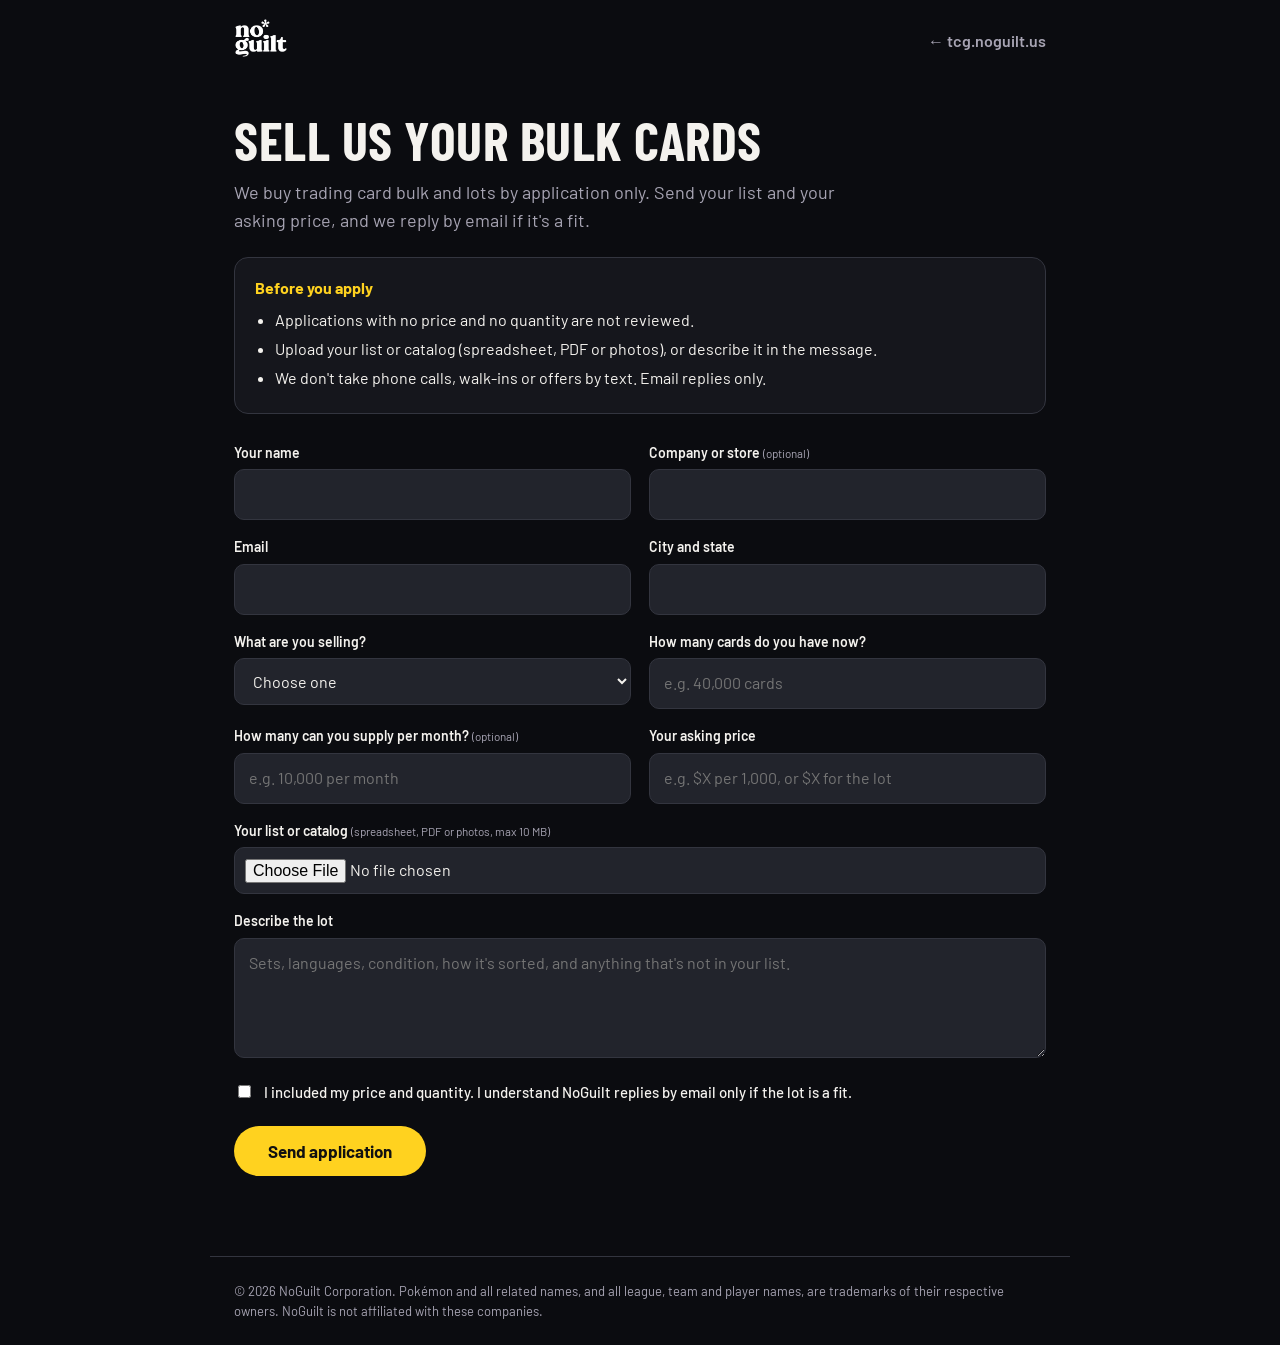
<file: buy.html>
<!doctype html><html lang="en"><head><meta charset="utf-8"><meta name="viewport" content="width=device-width,initial-scale=1">
<title>Sell Your Bulk Cards · NoGuilt</title>
<meta name="robots" content="noindex">
<meta name="description" content="Seller application for trading card bulk and lots. Price list required.">
<link rel="icon" href="img/logo.png">
<link rel="preconnect" href="https://fonts.googleapis.com"><link href="https://fonts.googleapis.com/css2?family=Barlow:wght@400;500;600;700&family=Barlow+Condensed:wght@600;700&display=swap" rel="stylesheet">
<style>
:root{--bg:#0B0C10;--bg2:#15161C;--raised:#22242C;--line:#33353f;--ink:#F4F2EE;--mut:#A7A4B3;--gold:#FFD21F;--err:#FF6B6B}
@media (prefers-color-scheme: light){:root:not([data-theme="dark"]){--bg:#0B0C10}}
*{box-sizing:border-box}body{margin:0;background:var(--bg);color:var(--ink);font:16px/1.55 Barlow,Arial,sans-serif;-webkit-font-smoothing:antialiased}
a{color:var(--gold)}
header{display:flex;align-items:center;justify-content:space-between;padding:18px 24px;max-width:860px;margin:0 auto}
header img{height:40px}header a{color:var(--mut);text-decoration:none;font-weight:600}
main{max-width:860px;margin:0 auto;padding:12px 24px 80px}
h1{font:700 clamp(34px,6vw,54px)/1 'Barlow Condensed',Arial,sans-serif;text-transform:uppercase;letter-spacing:.5px;margin:18px 0 12px}
.lead{color:var(--mut);font-size:18px;max-width:640px;margin:0 0 22px}
.rules{background:var(--bg2);border:1px solid var(--line);border-radius:14px;padding:18px 20px;margin:0 0 28px}
.rules b{color:var(--gold)}.rules ul{margin:8px 0 0;padding-left:20px}.rules li{margin:4px 0}
form{display:grid;grid-template-columns:1fr 1fr;gap:16px 18px}
label{display:block;font-weight:600;font-size:14px;margin-bottom:6px}label small{color:var(--mut);font-weight:400}
.full{grid-column:1/-1}
input,select,textarea{width:100%;background:var(--raised);border:1px solid var(--line);border-radius:10px;color:var(--ink);font:inherit;padding:12px 14px}
textarea{min-height:120px;resize:vertical}input:focus,select:focus,textarea:focus{outline:2px solid var(--gold);outline-offset:1px;border-color:transparent}
input[type=file]{padding:10px}.check{display:flex;gap:10px;align-items:flex-start;font-weight:500;font-size:15px}.check input{width:auto;margin-top:4px}
button{grid-column:1/-1;justify-self:start;background:var(--gold);color:#111;border:0;border-radius:999px;font:700 17px Barlow,Arial,sans-serif;padding:15px 34px;cursor:pointer}
button:hover{filter:brightness(1.05)}
.hp{position:absolute;left:-9999px}
.sent{display:none;background:#14301f;border:1px solid #2f7a4b;border-radius:14px;padding:18px 20px;margin:0 0 24px}
.sent.on{display:block}
footer{max-width:860px;margin:0 auto;padding:24px;color:var(--mut);font-size:13px;border-top:1px solid var(--line)}
@media (max-width:640px){form{grid-template-columns:1fr}header{padding:14px 16px}main{padding:8px 16px 60px}}
</style></head><body>
<header><a href="index.html"><img src="img/logo.png" alt="NoGuilt"></a><a href="index.html">← tcg.noguilt.us</a></header>
<main>
<div class="sent" id="sent"><b>Application received.</b> If your lot is a fit, we reply by email with an offer. No need to follow up.</div>
<h1>Sell us your bulk cards</h1>
<p class="lead">We buy trading card bulk and lots by application only. Send your list and your asking price, and we reply by email if it's a fit.</p>
<div class="rules"><b>Before you apply</b>
<ul>
<li>Applications with no price and no quantity are not reviewed.</li>
<li>Upload your list or catalog (spreadsheet, PDF or photos), or describe it in the message.</li>
<li>We don't take phone calls, walk-ins or offers by text. Email replies only.</li>
</ul></div>
<form action="https://formsubmit.co/cdcaf6da00db1faee9e61be1071adb85" method="POST" enctype="multipart/form-data">
<input type="hidden" name="_subject" value="Bulk seller application (website)">
<input type="hidden" name="_template" value="table">
<input type="hidden" name="_captcha" value="false">
<input type="hidden" name="_next" value="https://tcg.noguilt.us/buy.html?sent=1">
<input type="text" name="_honey" class="hp" tabindex="-1" autocomplete="off" aria-hidden="true">
<div><label for="name">Your name</label><input id="name" name="name" required autocomplete="name"></div>
<div><label for="company">Company or store <small>(optional)</small></label><input id="company" name="company" autocomplete="organization"></div>
<div><label for="email">Email</label><input id="email" name="email" type="email" required autocomplete="email"></div>
<div><label for="location">City and state</label><input id="location" name="location" required></div>
<div><label for="type">What are you selling?</label><select id="type" name="type" required>
<option value="">Choose one</option><option>Pokémon bulk (commons / uncommons)</option><option>Pokémon holos and reverse holos</option><option>Pokémon hits (ex, V, full art)</option><option>Sports card bulk</option><option>Sports hits and rookies</option><option>Sealed product</option><option>Mixed lot</option><option>Other</option></select></div>
<div><label for="qty">How many cards do you have now?</label><input id="qty" name="quantity_now" required placeholder="e.g. 40,000 cards"></div>
<div><label for="monthly">How many can you supply per month? <small>(optional)</small></label><input id="monthly" name="monthly_supply" placeholder="e.g. 10,000 per month"></div>
<div><label for="price">Your asking price</label><input id="price" name="asking_price" required placeholder="e.g. $X per 1,000, or $X for the lot"></div>
<div class="full"><label for="file">Your list or catalog <small>(spreadsheet, PDF or photos, max 10 MB)</small></label><input id="file" name="attachment" type="file" accept=".csv,.xls,.xlsx,.pdf,.jpg,.jpeg,.png,.heic,.webp"></div>
<div class="full"><label for="msg">Describe the lot</label><textarea id="msg" name="message" required placeholder="Sets, languages, condition, how it's sorted, and anything that's not in your list."></textarea></div>
<label class="check full"><input type="checkbox" name="agree" value="yes" required>I included my price and quantity. I understand NoGuilt replies by email only if the lot is a fit.</label>
<button type="submit">Send application</button>
</form>
</main>
<footer>© 2026 NoGuilt Corporation. Pokémon and all related names, and all league, team and player names, are trademarks of their respective owners. NoGuilt is not affiliated with these companies.</footer>
<script>if(/[?&]sent=1/.test(location.search))document.getElementById('sent').classList.add('on')</script>
</body></html>
</file>
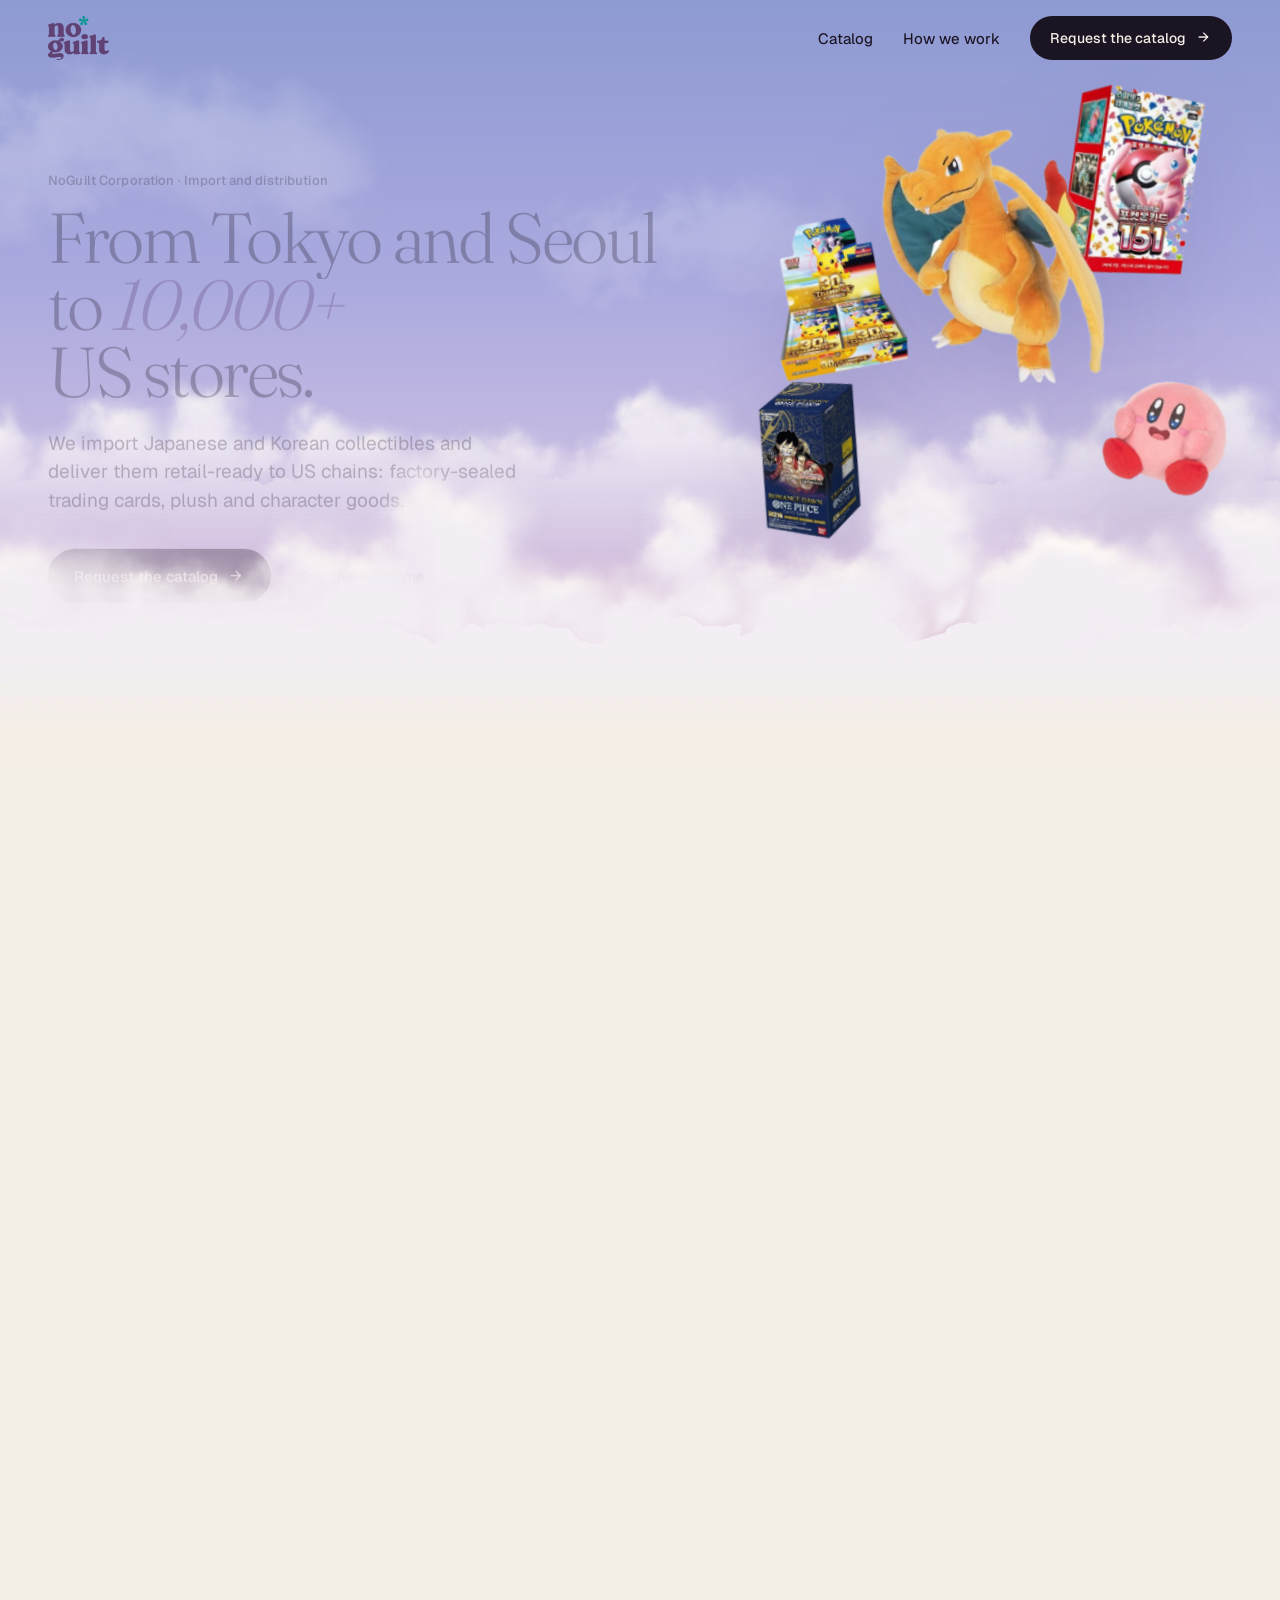
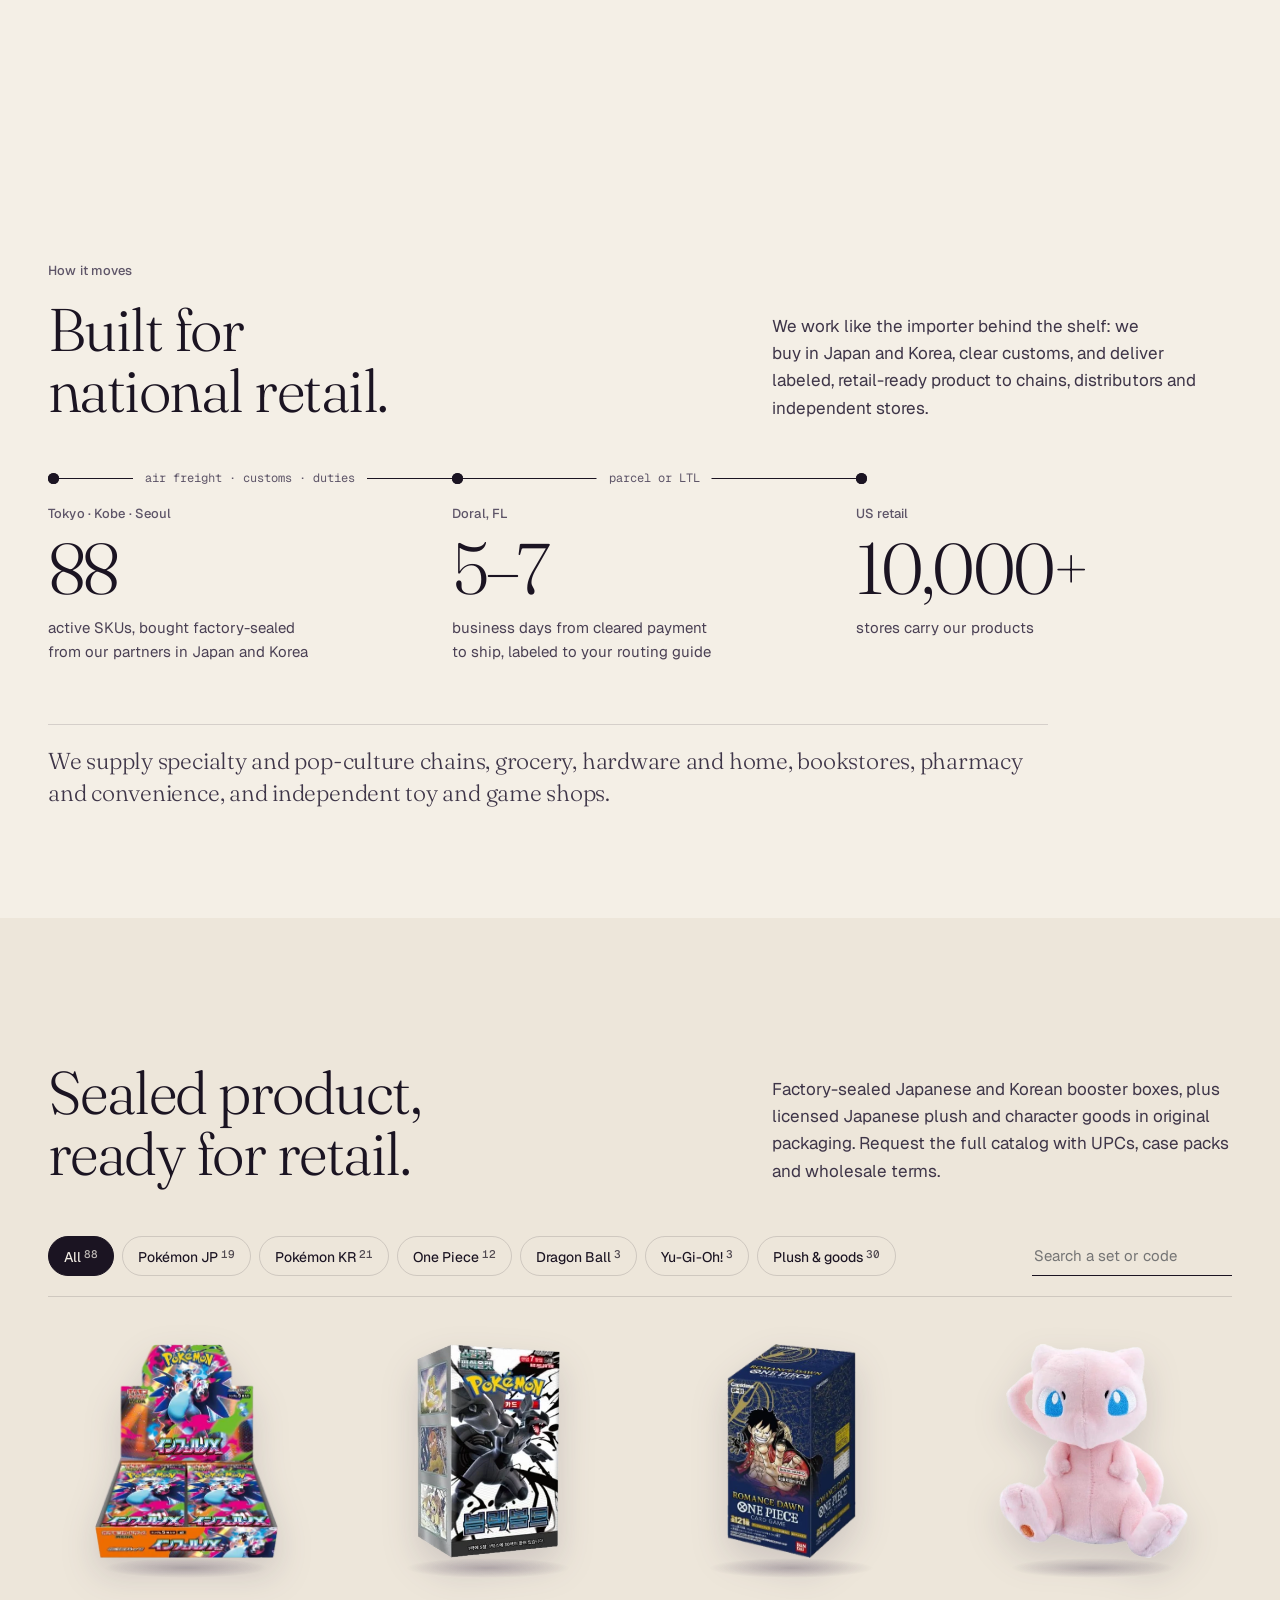
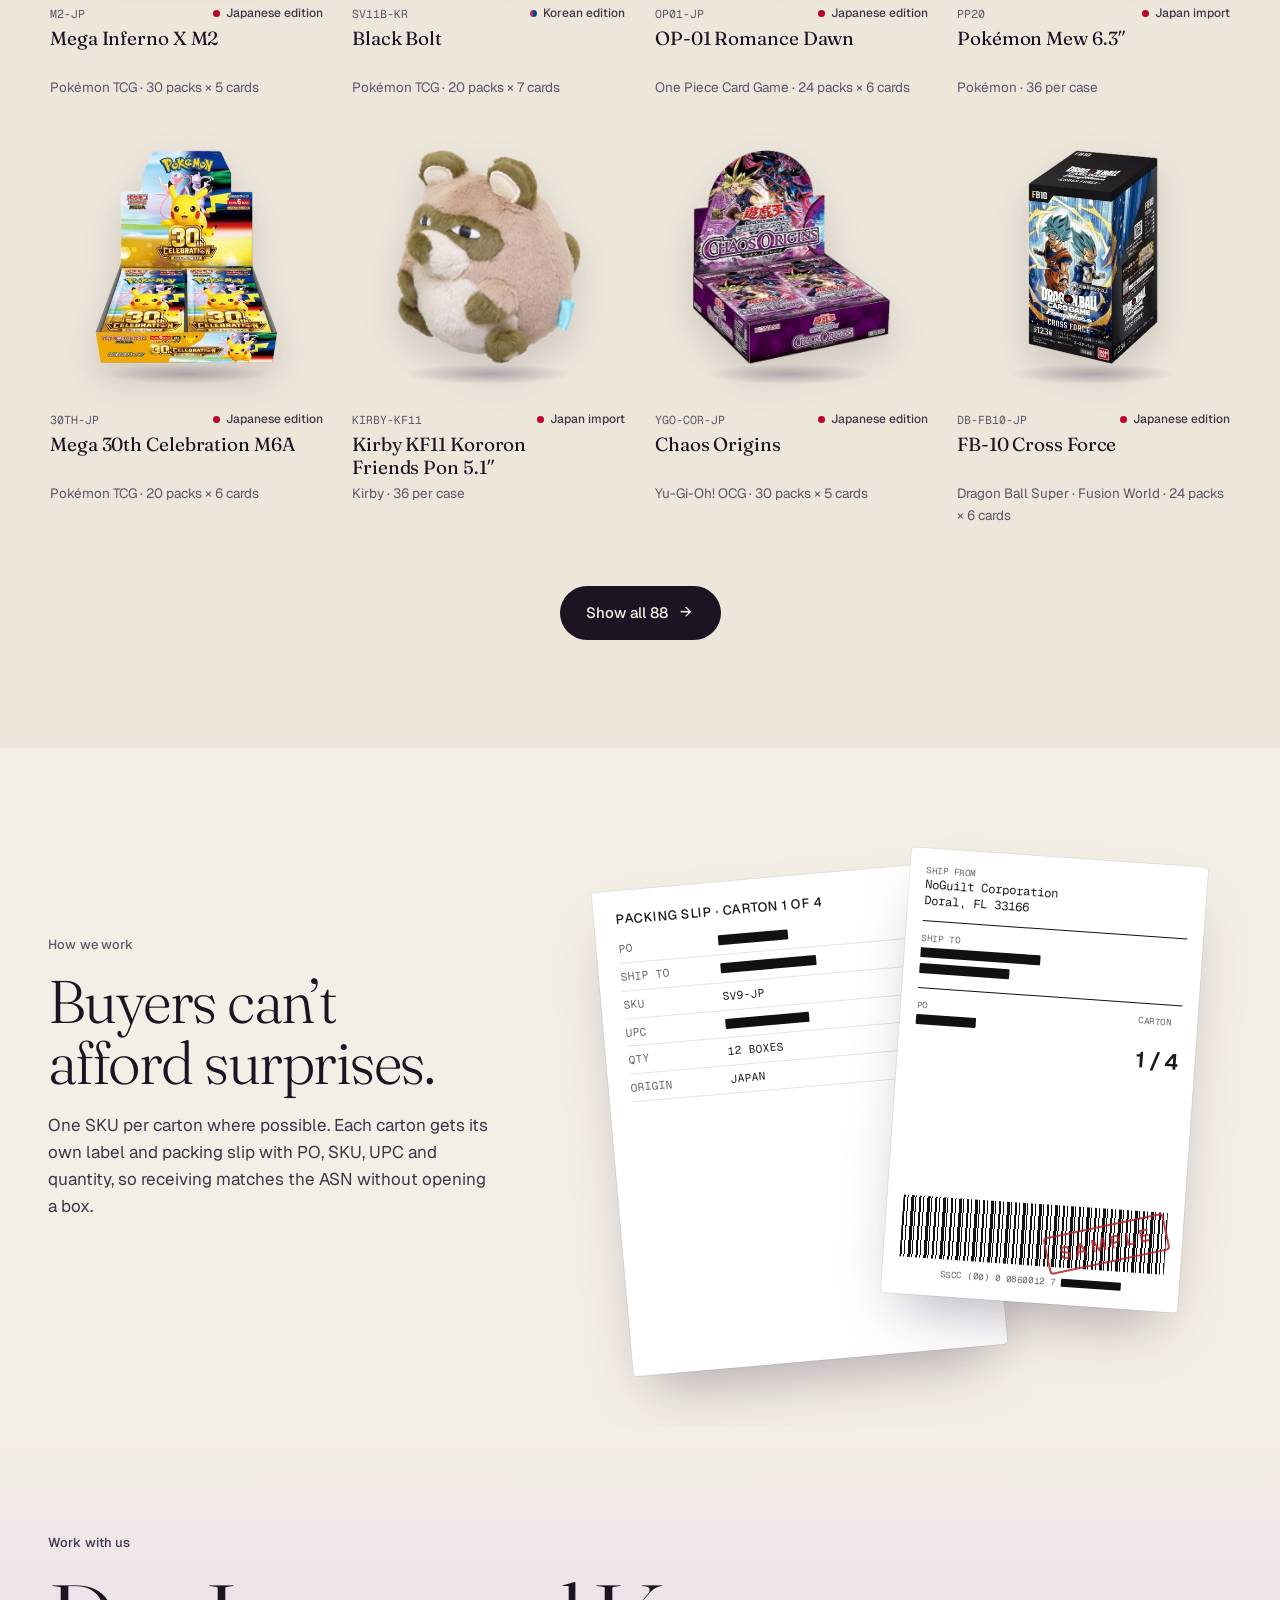
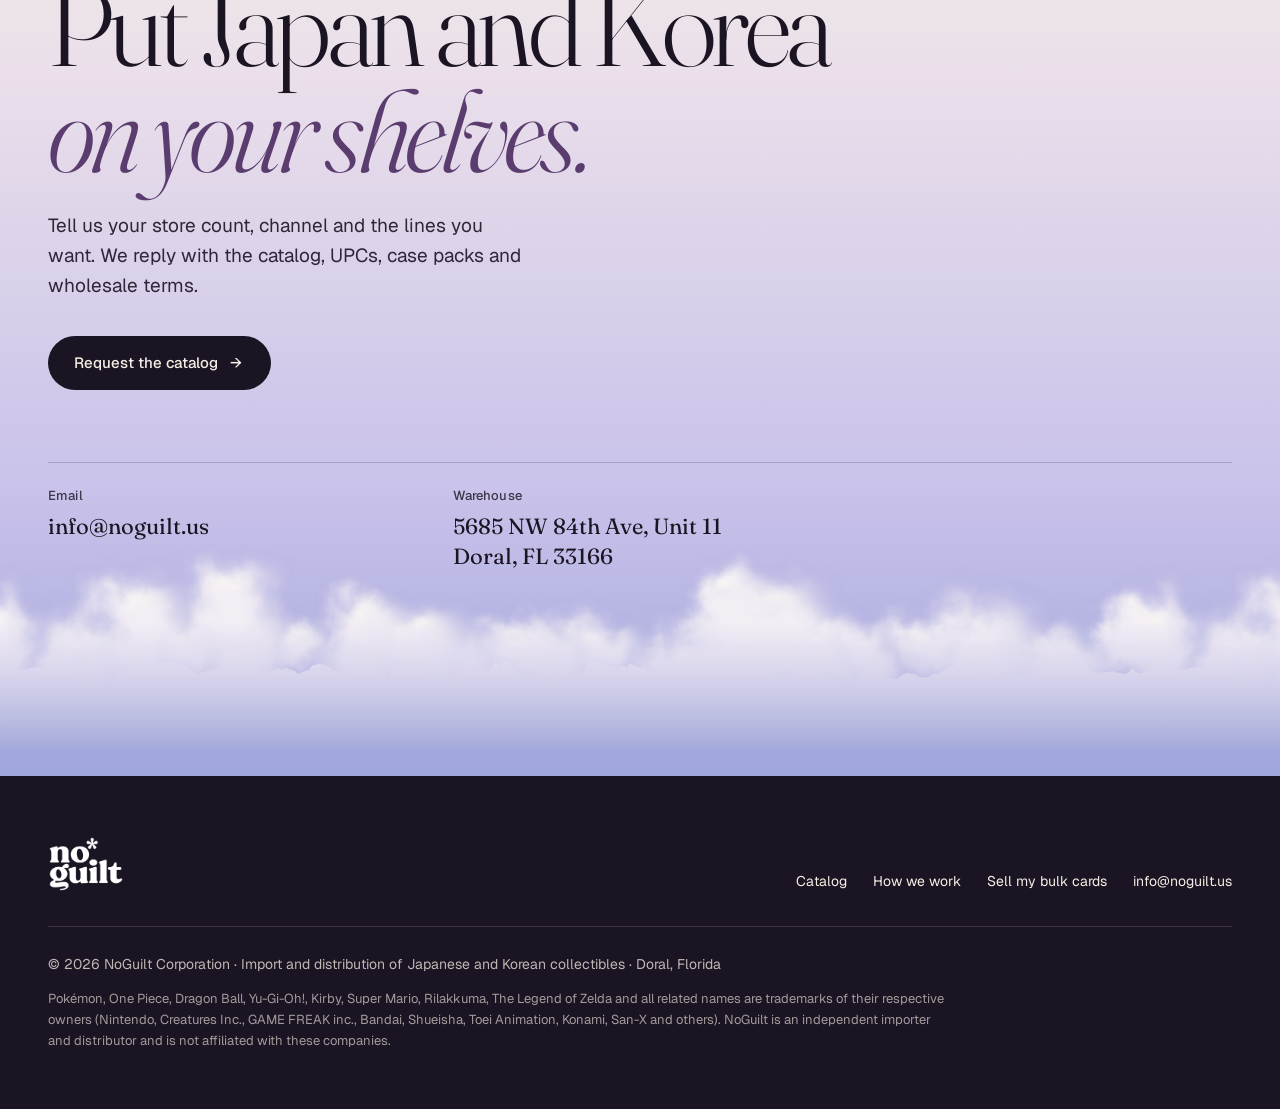
<file: catalog.html>
<!doctype html>
<html lang="en" class="no-js">
<head>
<meta charset="utf-8">
<meta name="viewport" content="width=device-width,initial-scale=1,viewport-fit=cover">
<title>NoGuilt · Japanese &amp; Korean Collectibles, Imported for US Retail</title>
<meta name="description" content="NoGuilt Corporation imports Japanese and Korean collectibles and delivers them retail-ready to US chains. Factory-sealed trading cards, plush and character goods, in 10,000+ US stores.">
<meta property="og:title" content="NoGuilt · From Tokyo and Seoul to 10,000+ US stores">
<meta property="og:description" content="Import and distribution of Japanese and Korean collectibles for US retail.">
<meta property="og:image" content="https://tcg.noguilt.us/img/og.jpg">
<meta property="og:image:width" content="1200"><meta property="og:image:height" content="630">
<meta name="theme-color" content="#8E9AD2">
<link rel="icon" href="img/email-logo.png">
<script>document.documentElement.classList.replace('no-js','js');setTimeout(()=>{if(!window.__ng)document.documentElement.classList.add('ready')},3000)</script>
<link rel="preconnect" href="https://fonts.googleapis.com"><link rel="preconnect" href="https://fonts.gstatic.com" crossorigin>
<link href="https://fonts.googleapis.com/css2?family=Fraunces:ital,opsz,wght@0,9..144,300..400;1,9..144,300&family=Geist:wght@400..600&family=Geist+Mono:wght@400;500&family=Kanit:ital,wght@1,900&display=swap" rel="stylesheet">
<link rel="preload" as="image" href="img/cut/PP95.webp">
<style>
:root{--paper:#F4EFE6;--paper2:#EDE6DA;--ink:#1B1422;--muted:#5E5568;--plum:#5A3D6E;--teal:#059691;--line:rgba(27,20,34,.14);
--serif:'Fraunces',Georgia,serif;--sans:'Geist',system-ui,sans-serif;--mono:'Geist Mono',ui-monospace,monospace;
--out:cubic-bezier(.16,1,.3,1);--surf:cubic-bezier(.22,1,.36,1);--land:cubic-bezier(.34,1.3,.64,1)}
*{box-sizing:border-box}html{-webkit-text-size-adjust:100%}
[id]{scroll-margin-top:84px}
body{margin:0;background:var(--paper);color:var(--ink);font:400 17px/1.6 var(--sans);-webkit-font-smoothing:antialiased;overflow-x:clip}
img{max-width:100%;display:block;height:auto}a{color:inherit}button{font:inherit;color:inherit}
::selection{background:var(--plum);color:var(--paper)}
h2,h3{text-wrap:balance}p{text-wrap:pretty}
.wrap{max-width:1280px;margin:0 auto;padding:0 clamp(18px,4vw,48px)}
.lbl{font:500 13px/1 var(--sans);letter-spacing:.01em;color:var(--muted);display:block}
h1,h2,h3{font-family:var(--serif);font-weight:300;margin:0;font-optical-sizing:auto}
h2{font-size:clamp(38px,4.7vw,67px);line-height:1.02;letter-spacing:-.025em}
h3{font-weight:400}
br.m{display:none}
.btn{display:inline-flex;align-items:center;gap:12px;height:54px;padding:0 26px;border-radius:999px;background:var(--ink);color:var(--paper);text-decoration:none;font:500 15px/1 var(--sans);border:0;cursor:pointer;transition:background .3s}
.ar{position:relative;display:inline-block;width:1em;height:1.1em;overflow:hidden}
.ar span{position:absolute;left:0;top:0;transition:transform .35s var(--out)}.ar span+span{transform:translateX(-120%)}
.lnk{display:inline-flex;gap:8px;align-items:center;font:500 15px/1 var(--sans);text-decoration:none;padding:6px 0;background:linear-gradient(currentColor,currentColor) 0 100%/0 1px no-repeat;transition:background-size .45s var(--out)}
@media (hover:hover){.btn:hover{background:var(--plum)}.btn:hover .ar span:first-child,.lnk:hover .ar span:first-child{transform:translateX(120%)}.btn:hover .ar span+span,.lnk:hover .ar span+span{transform:none}.lnk:hover{background-size:100% 1px}}
:focus-visible{outline:2px solid var(--plum);outline-offset:3px}
/* header */
header{position:fixed;inset:0 0 auto;z-index:50;transition:background .35s,box-shadow .35s}
header.sky{background:linear-gradient(#8E9AD2 40%,rgba(142,154,210,0))}
header.solid{background:rgba(244,239,230,.94);box-shadow:0 1px 0 var(--line)}
header .wrap{display:flex;align-items:center;justify-content:space-between;height:76px}
.logo img{height:44px;width:auto}
nav{display:flex;align-items:center;gap:30px}
nav a.lnk{font:450 15px/1 var(--sans)}
nav .btn{height:44px;padding:0 20px;font-size:14px}
.menu{display:none;background:none;border:0;font:500 15px var(--sans);cursor:pointer;gap:10px;align-items:center;height:44px}
.menu i{display:block;width:22px;height:8px;border-top:1.5px solid;border-bottom:1.5px solid}
/* hero */
.hero{position:relative;height:200vh}
.scene{position:sticky;top:0;height:100vh;height:100lvh;min-height:640px;overflow:clip;background:linear-gradient(#8E9AD2 0%,#ABAADF 32%,#D3C3E4 60%,#E8C6C2 80%,#E6C2BC 100%)}
.wisp{position:absolute;opacity:.3;width:42vw;animation:drift 320s linear infinite;pointer-events:none}
.wisp.w1{top:9%;left:-10vw}.wisp.w2{top:22%;left:40vw;width:30vw;animation-duration:260s;animation-delay:-120s;opacity:.22}
@keyframes drift{from{transform:translateX(0)}to{transform:translateX(70vw)}}
.deck{position:absolute;left:0;right:0;pointer-events:none}
.deck .strip{display:flex;width:max-content;height:100%;animation:deck var(--sp) linear infinite}
.deck .strip img{height:100%;width:auto;max-width:none;flex:none}
@keyframes deck{to{transform:translateX(-50%)}}
.paused .strip,.paused .wisp{animation-play-state:paused}
.deck.far{bottom:26%;height:30vh;--sp:240s;opacity:.9;z-index:1}
.deck.far .strip img{-webkit-mask-image:linear-gradient(#000 50%,transparent 92%);mask-image:linear-gradient(#000 50%,transparent 92%)}
.deck.near{top:74%;height:auto;--sp:150s;z-index:6}
.deck.near .strip{height:46vh}
.deck.near .solid{height:120vh;background:var(--paper);margin-top:-2px}
.hgrid{position:relative;z-index:4;height:100%;display:grid;grid-template-columns:repeat(12,1fr);column-gap:24px;align-items:center}
.copy{grid-column:1 / span 7;padding:30px 0 9vh;position:relative;z-index:7}
.hero .lbl{color:#2F2638}
.hero h1{font-size:clamp(48px,5.5vw,90px);line-height:.95;letter-spacing:-.035em;margin:18px 0 24px}
.hero h1 .ln{display:block;overflow:hidden;padding-bottom:.1em;margin-bottom:-.1em}
.hero h1 .ln>span{display:inline-block}
.hero h1 i{font-style:italic;color:var(--plum)}
.js .hero h1 .ln>span{transform:translateY(110%);animation:rise 1s var(--out) forwards}
.js .hero h1 .ln:nth-child(1)>span{animation-delay:.15s}.js .hero h1 .ln:nth-child(2)>span{animation-delay:.24s}.js .hero h1 .ln:nth-child(3)>span{animation-delay:.33s}
@keyframes rise{to{transform:none}}
.lede{font-size:19px;line-height:1.5;max-width:470px;color:#2F2638;margin:0 0 34px}
.js .up{opacity:0;animation:up .7s var(--out) forwards;animation-delay:var(--dl,.45s)}
@keyframes up{from{opacity:0;transform:translateY(12px)}to{opacity:1;transform:none}}
.ctas{display:flex;align-items:center;gap:28px;flex-wrap:wrap}
.cluster{grid-column:8 / span 5;position:relative;width:min(100%,560px);aspect-ratio:620/700;justify-self:center;margin-top:16vh}
.obj{position:absolute;left:var(--l);top:var(--t);width:var(--w);z-index:2}
.obj[data-d=back]{z-index:1}.obj[data-d=front]{z-index:3}
.js .obj .rise{opacity:0;animation:surface 1.1s var(--surf) forwards;animation-delay:calc(.5s + var(--n) * .11s)}
@keyframes surface{from{opacity:0;transform:translateY(60px) scale(.96)}to{opacity:1;transform:none}}
.obj .idle{animation:idle var(--fd) ease-in-out infinite;animation-delay:calc(var(--n) * -1.7s)}
@keyframes idle{0%,100%{transform:translateY(0) rotate(0)}50%{transform:translateY(-8px) rotate(.6deg)}}
.obj img{width:100%;transform:rotate(var(--r));filter:drop-shadow(0 40px 50px rgba(60,50,110,.16));transition:transform .6s var(--out)}
.obj[data-d=back] img{transform:rotate(var(--r)) scale(.9);opacity:.96}
/* sections */
section.s{padding:clamp(72px,8.5vw,120px) 0}
#reach{padding-top:clamp(40px,5vw,64px)}
.head{display:grid;grid-template-columns:5fr 7fr;gap:40px;align-items:end;margin-bottom:clamp(36px,4vw,56px)}
.head .lbl{margin-bottom:22px}
.head p{max-width:460px;justify-self:end;margin:0;color:#3E3548}
/* route */
.route{list-style:none;margin:0;padding:34px 0 0;display:grid;grid-template-columns:repeat(3,1fr);gap:28px;position:relative}
.route::before,.route::after{content:"";position:absolute;left:5px;right:calc((100% - 56px)/3 - 5px);top:5px;height:1px;background:var(--line)}
.route::after{background:var(--ink);transform-origin:left;transform:scaleX(var(--p,1))}.js .route::after{transform:scaleX(var(--p,0))}
.route li{position:relative}
.route li::before{content:"";position:absolute;z-index:1;top:-34px;left:0;width:11px;height:11px;border-radius:50%;background:var(--paper);box-shadow:inset 0 0 0 1.5px var(--ink);transition:background .3s}
.route li.on::before{background:var(--ink)}
.route li[data-leg]::after{content:attr(data-leg);position:absolute;z-index:1;top:-39px;left:calc(-50% - 14px);transform:translateX(-50%);font:400 12px/20px var(--mono);color:var(--muted);background:var(--paper);padding:0 12px;white-space:nowrap}
.route b{display:block;margin:14px 0;font:300 clamp(48px,5.6vw,89px)/.95 var(--serif);letter-spacing:-.04em}
.route p{margin:0;font-size:15px;color:#4A4054;max-width:270px}
.chan{margin:clamp(40px,5vw,60px) 0 0;padding-top:20px;border-top:1px solid var(--line);font:300 clamp(19px,1.8vw,25px)/1.4 var(--serif);letter-spacing:-.01em;color:#3E3548;max-width:1000px}
/* catalog */
#catalog{background:var(--paper2)}
.tools{display:flex;justify-content:space-between;align-items:center;gap:20px;margin-bottom:24px;padding-bottom:20px;border-bottom:1px solid var(--line)}
.tabs{display:flex;flex-wrap:wrap;gap:8px}
.tabs button{height:40px;border:1px solid var(--line);background:transparent;border-radius:999px;padding:0 15px;font:450 14px/1 var(--sans);cursor:pointer;transition:background .25s,color .25s,border-color .25s;white-space:nowrap}
.tabs button sup{font:500 11px var(--mono);opacity:.75;vertical-align:.4em}
.tabs button.on{background:var(--ink);color:var(--paper);border-color:var(--ink)}
@media (hover:hover){.tabs button:hover{border-color:var(--ink)}}
.search{height:40px;border:0;border-bottom:1px solid var(--ink);background:transparent;font:400 15px var(--sans);width:200px;outline:0;flex:none}
.search:focus-visible{outline:0;box-shadow:0 2px 0 var(--plum)}
.grid{display:grid;grid-template-columns:repeat(4,1fr);gap:8px clamp(14px,2vw,28px)}
.item .well{position:relative;aspect-ratio:1/1.02}
.item .well img{position:absolute;left:12%;top:8%;width:76%;height:76%;object-fit:contain;object-position:50% 100%;filter:drop-shadow(0 16px 18px rgba(50,35,70,.16));transition:transform .6s var(--out)}
.item .gs{position:absolute;left:20%;right:20%;bottom:9%;height:7%;border-radius:50%;background:radial-gradient(closest-side,rgba(40,25,60,.26),transparent);transition:transform .6s var(--out),opacity .6s}
@media (hover:hover){.item:hover .well img{transform:translateY(-10px) rotate(-1.5deg)}.item:hover .gs{transform:scaleX(.8);opacity:.7}}
.js .item{opacity:0}
.js .item.in,.ready .item{opacity:1}
.js .item.in{animation:land .8s var(--land) both;animation-delay:var(--dl,0ms)}
.js .item.in .gs{animation:shadow .8s var(--land) both;animation-delay:var(--dl,0ms)}
@keyframes land{from{opacity:0;transform:translateY(-24px) rotate(var(--rr))}to{opacity:1;transform:none}}
@keyframes shadow{from{transform:scaleX(.6);opacity:.3}to{transform:none;opacity:1}}
.item .meta{padding:4px 2px 20px}
.item .row{display:flex;justify-content:space-between;gap:10px;align-items:center;margin-bottom:8px}
.code{font:400 11.5px/1 var(--mono);color:var(--muted);text-transform:uppercase;white-space:nowrap}
.origin{font:500 12px/1 var(--sans);display:flex;align-items:center;gap:6px;white-space:nowrap;color:#3E3548}
.origin i{flex:none;width:7px;height:7px;border-radius:50%;background:#BC002D}.origin.kr i{background:linear-gradient(90deg,#CD2E3A 50%,#0047A0 50%)}
.item h3{font-size:19px;line-height:1.2;margin-bottom:4px;letter-spacing:-.005em;min-height:2.4em}
.item p{margin:0;font-size:13.5px;color:var(--muted)}
.more{display:flex;justify-content:center;margin-top:40px}
.empty{display:none;text-align:center;padding:60px 0;font:300 28px var(--serif);color:var(--muted)}
/* band */
#repacks{position:relative;overflow:clip;color:#fff;text-align:center;padding:clamp(80px,9vw,120px) 0 0;
background:radial-gradient(closest-side at 50% 66%,rgba(255,185,55,.42),rgba(255,185,55,0)),linear-gradient(#22232C,#07070A)}
.nrays{position:absolute;left:50%;top:66%;width:min(1600px,150vmax);aspect-ratio:1;transform:translate(-50%,-50%);pointer-events:none;background:radial-gradient(closest-side,rgba(11,12,16,0) 30%,#0B0C10 100%),repeating-conic-gradient(from -1.75deg,rgba(255,255,255,0) 0deg,rgba(255,255,255,.07) 1.75deg,rgba(255,255,255,0) 3.5deg 16.364deg)}
.nback{position:absolute;left:0;right:0;bottom:26%;height:24%;opacity:.55;pointer-events:none;-webkit-mask-image:linear-gradient(#000 45%,transparent 85%);mask-image:linear-gradient(#000 45%,transparent 85%)}
.nback .strip,.ndeck .strip{display:flex;width:max-content;height:100%;animation:deck var(--sp,180s) linear infinite}.nback img,.ndeck img{height:100%;width:auto;max-width:none;flex:none}
.nback{--sp:300s}
.rhead{position:relative;z-index:2}
#repacks .lbl{color:rgba(255,255,255,.7)}
.rlock{font:900 italic clamp(44px,7vw,100px)/.9 'Kanit',sans-serif;text-transform:uppercase;letter-spacing:-.01em;margin:16px 0 18px}
.rlock em{font-style:inherit;color:#FFD21F}
.rhead p{max-width:620px;margin:0 auto;color:rgba(255,255,255,.8)}
.rshelf{position:relative;z-index:3;display:flex;align-items:flex-end;justify-content:center;gap:clamp(6px,1vw,14px);margin-top:clamp(40px,5vw,60px);padding:0 12px}
.rshelf img{height:calc(clamp(140px,15vw,220px) * var(--h,1));width:auto;transition:transform .35s var(--out)}
.js .rshelf img{opacity:0;transform:translateY(-60px) rotate(-5deg)}
.js .rshelf.in img,.ready .rshelf img{opacity:1;transform:none;transition:transform .9s var(--land),opacity .5s;transition-delay:calc(var(--i) * 60ms)}
@media (hover:hover){.rshelf.in img:hover{transform:translateY(-14px) rotate(-2deg);transition-delay:0s}}
.ndeck{position:relative;z-index:4;height:clamp(120px,14vw,200px);margin-top:calc(clamp(50px,6vw,90px) * -1)}
.rcta{position:relative;z-index:5;display:flex;align-items:center;justify-content:center;gap:24px;flex-wrap:wrap;padding:6px 0 clamp(64px,7vw,90px);background:#0B0C10}
.btn.gold{background:linear-gradient(180deg,#FFE27A,#FFD21F 45%,#E9B21C);color:#0B0C10}
@media (hover:hover){.btn.gold:hover{background:linear-gradient(180deg,#FFEA9A,#FFDA45 45%,#F0BE2C)}}
/* how we work */
.proof{display:grid;grid-template-columns:5fr 7fr;gap:clamp(30px,6vw,90px);align-items:center}
.proof p{color:#3E3548;max-width:440px}
.proof h2{margin:20px 0 18px}
.docs{position:relative;height:clamp(360px,36vw,470px)}
.slip,.label{position:absolute;background:#fff;border-radius:4px;box-shadow:0 30px 60px -20px rgba(40,25,60,.35),0 0 0 1px rgba(27,20,34,.06);font:400 11px/1.35 var(--mono);color:#1b1b1b;transition:transform .6s var(--out)}
.slip{width:58%;aspect-ratio:8.5/11;left:4%;top:4%;transform:rotate(-5deg);padding:22px}
.slip h4{margin:0 0 10px;font:500 13px/1 var(--sans);letter-spacing:.04em}
.slip .r{display:flex;justify-content:flex-start;gap:12px;border-bottom:1px solid #e6e2dc;padding:6px 0}
.slip .r>span:first-child{flex:0 0 8em;color:#666}
.label{width:46%;aspect-ratio:4/6;right:6%;top:0;transform:rotate(4deg);padding:16px;display:flex;flex-direction:column;gap:9px}
@media (hover:hover){.docs:hover .slip{transform:rotate(-7deg) translateX(-14px)}.docs:hover .label{transform:rotate(2deg) translate(10px,-8px)}}
.label .k{font-size:9px;color:#666;text-transform:uppercase;letter-spacing:.06em}
.label .v{font-size:12px}
.label .big{font:600 22px/1 var(--sans);letter-spacing:-.01em}
.label hr{border:0;border-top:1.5px solid #111;margin:2px 0}
.redact{display:inline-block;height:10px;background:#111;border-radius:1px;vertical-align:-1px}
.bars{height:62px;background:repeating-linear-gradient(90deg,#111 0 2px,transparent 2px 4px,#111 4px 5px,transparent 5px 8px,#111 8px 11px,transparent 11px 12px,#111 12px 13px,transparent 13px 16px);margin-top:auto}
.stamp{position:absolute;right:10%;bottom:12%;transform:rotate(-12deg);font:600 18px/1 var(--sans);letter-spacing:.2em;color:#B4232A;border:2px solid #B4232A;padding:8px 12px;border-radius:4px;opacity:.85}
/* contact */
#contact{position:relative;overflow:clip;background:linear-gradient(var(--paper) 0%,#EADFEA 26%,#C9C2EA 70%,#9FA6DB 100%);padding-bottom:clamp(150px,16vw,220px)}
#contact .wrap{position:relative;z-index:3}
#contact .lbl{color:#3E3548}
#contact .deck.far{top:auto;bottom:0;height:34vh;opacity:1;z-index:1}
.big{font-size:clamp(52px,9vw,146px);line-height:.92;letter-spacing:-.04em;margin:22px 0 28px;max-width:1150px}
.big i{font-style:italic;color:var(--plum)}
.sub2{font-size:19px;max-width:520px;color:#2F2638;margin:0 0 34px}
.cols{display:grid;grid-template-columns:repeat(3,1fr);gap:30px;margin-top:72px;padding-top:26px;border-top:1px solid rgba(27,20,34,.2)}
.cols p{margin:10px 0 0;font:400 22px/1.35 var(--serif)}.cols a{text-decoration:none}
@media (hover:hover){.cols a:hover{color:var(--plum)}}
footer{background:var(--ink);color:rgba(244,239,230,.75);padding:60px 0 44px;font-size:14px}
footer .top{display:flex;justify-content:space-between;align-items:flex-end;gap:30px;flex-wrap:wrap;padding-bottom:34px;border-bottom:1px solid rgba(244,239,230,.14);margin-bottom:26px}
footer .top img{height:56px;width:auto}
footer .fl{display:flex;gap:26px;flex-wrap:wrap}footer .fl a{color:var(--paper);text-decoration:none}
@media (hover:hover){footer .fl a:hover{text-decoration:underline}}
footer .legal{max-width:900px;line-height:1.6;font-size:13px;color:rgba(244,239,230,.62)}
/* reveals */
.js [data-r]{opacity:0;transform:translateY(18px);transition:opacity .9s var(--out),transform .9s var(--out)}
.js [data-r].in,.ready [data-r]{opacity:1;transform:none}
@media (max-width:1020px){.grid{grid-template-columns:repeat(3,1fr)}.tools{flex-wrap:wrap}}
@media (max-width:860px){
br.m{display:inline}
nav{position:fixed;inset:76px 0 auto;flex-direction:column;align-items:stretch;gap:0;background:var(--paper);padding:6px 20px 28px;box-shadow:0 30px 40px -20px rgba(27,20,34,.25);transform:translateY(-130%);transition:transform .45s var(--out)}
nav.open{transform:none}nav a.lnk{font:300 24px/1 var(--serif);padding:16px 0;border-bottom:1px solid var(--line);background:none}nav .btn{margin-top:18px;font:500 15px var(--sans);justify-content:center;height:52px}
.menu{display:flex}
header.sky{background:linear-gradient(#8E9AD2 55%,rgba(142,154,210,0))}
.hero{height:auto}.scene{position:relative;height:auto;min-height:100svh;padding-bottom:16vh}
.hgrid{display:block;padding-top:108px}
.copy{padding-top:0}
.hero h1{font-size:clamp(42px,12vw,64px)}
.lede{font-size:17px}
.cluster{width:min(88vw,420px);margin:26px auto 0;aspect-ratio:620/600}
.oE,.oD{display:none}
.oA{--w:46%!important;--l:30%!important;--t:24%!important}.oB{--w:28%!important;--l:68%!important;--t:2%!important}.oC{--w:32%!important;--l:0%!important;--t:6%!important}
.deck.near{top:auto;bottom:0}.deck.near .solid{display:none}.deck.near .strip{height:26vh}
.deck.far{bottom:30%;height:20vh}
.head,.proof{grid-template-columns:1fr}.head p{justify-self:start}
.route{grid-template-columns:1fr;gap:34px;padding:0 0 0 30px}
.route::before,.route::after{left:5px;right:auto;top:6px;bottom:0;width:1px;height:auto}
.route::after{transform-origin:top;transform:scaleY(var(--p,1))}.js .route::after{transform:scaleY(var(--p,0))}
.route li::before{top:4px;left:-30px}
.route li[data-leg]::after{top:-28px;left:0;transform:none;background:none;padding:0}
.route li[data-leg]{padding-top:22px}
.route b{margin-top:6px}
.tools{display:block}
.tabs{flex-wrap:nowrap;overflow-x:auto;scrollbar-width:none;margin:0 -18px 14px;padding:0 18px}.tabs::-webkit-scrollbar{display:none}.tabs button{flex:none}
.search{width:100%}
.grid{grid-template-columns:repeat(2,1fr)}
.item .origin>span{display:none}
.rshelf{justify-content:flex-start;overflow-x:auto;scroll-snap-type:x mandatory;padding:10px 18px 0;scrollbar-width:none}.rshelf img{height:calc(46vw * var(--h,1));scroll-snap-align:center}
.docs{height:96vw;max-height:520px}
.big{font-size:clamp(40px,12.4vw,152px)}
.cols{grid-template-columns:1fr}
#contact .deck.far{height:18vh}
}
@media (prefers-reduced-motion:reduce){*,*::before,*::after{animation:none!important;transition-duration:.01ms!important}.js .hero h1 .ln>span,.js .up,.js .obj .rise,.js .item,.js [data-r],.js .rshelf img{opacity:1!important;transform:none!important}.js .route::after{transform:none}}
</style>
</head>
<body>
<header id="top"><div class="wrap">
<a class="logo" href="#" aria-label="NoGuilt home"><img src="img/logo-color.png" alt="NoGuilt" width="61" height="44"></a>
<button class="menu" aria-label="Open menu" aria-expanded="false">Menu <i></i></button>
<nav><a class="lnk" href="#catalog">Catalog</a><a class="lnk" href="#how">How we work</a><a class="btn" href="#contact">Request the catalog <span class="ar" aria-hidden="true"><span>→</span><span>→</span></span></a></nav>
</div></header>

<main>
<section class="hero" aria-label="Introduction"><div class="scene">
<img class="wisp w1" src="img/sky/cloud2.webp" alt="" aria-hidden="true">
<img class="wisp w2" src="img/sky/cloud5.webp" alt="" aria-hidden="true">
<div class="deck far" aria-hidden="true"><div class="strip"><img src="img/sky/deck9.webp" alt=""><img src="img/sky/deck9.webp" alt=""></div></div>
<div class="wrap hgrid">
<div class="copy">
<span class="lbl up" style="--dl:.1s">NoGuilt Corporation · Import and distribution</span>
<h1><span class="ln"><span>From Tokyo<br class="m"> and Seoul</span></span><span class="ln"><span>to <i>10,000+</i></span></span><span class="ln"><span>US stores.</span></span></h1>
<p class="lede up">We import Japanese and Korean collectibles and deliver them retail-ready to US chains: factory-sealed trading cards, plush and character goods.</p>
<div class="ctas up" style="--dl:.55s"><a class="btn" href="#contact">Request the catalog <span class="ar" aria-hidden="true"><span>→</span><span>→</span></span></a><a class="lnk" href="#catalog">See the assortment</a></div>
</div>
<div class="cluster" aria-hidden="true"><div class="obj oC" data-d="back" style="--l:2%;--t:6%;--w:30%;--r:-9deg;--n:0;--fd:10.6s"><div class="rise"><div class="idle"><img src="img/cut/30TH-JP.webp" alt="" decoding="async"></div></div></div><div class="obj oB" data-d="mid" style="--l:66%;--t:0%;--w:26%;--r:6deg;--n:1;--fd:7.4s"><div class="rise"><div class="idle"><img src="img/cut/SV2A-KR.webp" alt="" decoding="async"></div></div></div><div class="obj oE" data-d="mid" style="--l:2%;--t:54%;--w:20%;--r:-6deg;--n:2;--fd:11s"><div class="rise"><div class="idle"><img src="img/cut/OP01-JP.webp" alt="" decoding="async"></div></div></div><div class="obj oD" data-d="mid" style="--l:74%;--t:54%;--w:25%;--r:11deg;--n:3;--fd:8.2s"><div class="rise"><div class="idle"><img src="img/cut/KIRBY-KGF01.webp" alt="" decoding="async"></div></div></div><div class="obj oA" data-d="front" style="--l:28%;--t:30%;--w:44%;--r:-3deg;--n:4;--fd:9s"><div class="rise"><div class="idle"><img src="img/cut/PP95.webp" alt="" decoding="async"></div></div></div></div>
</div>
<div class="deck near" aria-hidden="true"><div class="strip"><img src="img/sky/deck3.webp" alt=""><img src="img/sky/deck3.webp" alt=""></div><div class="solid"></div></div>
</div></section>

<section class="s" id="reach"><div class="wrap">
<div class="head"><div><span class="lbl" data-r>How it moves</span><h2 data-r>Built for national retail.</h2></div>
<p data-r>We work like the importer behind the shelf: we buy in Japan and Korea, clear customs, and deliver labeled, retail-ready product to chains, distributors and independent stores.</p></div>
<ol class="route" id="route">
<li><span class="lbl">Tokyo · Kobe · Seoul</span><b>88</b><p>active SKUs, bought factory-sealed from our partners in Japan and Korea</p></li>
<li data-leg="air freight · customs · duties"><span class="lbl">Doral, FL</span><b>5–7</b><p>business days from cleared payment to ship, labeled to your routing guide</p></li>
<li data-leg="parcel or LTL"><span class="lbl">US retail</span><b>10,000+</b><p>stores carry our products</p></li>
</ol>
<p class="chan" data-r>We supply specialty and pop-culture chains, grocery, hardware and home, bookstores, pharmacy and convenience, and independent toy and game shops.</p>
</div></section>

<section class="s" id="catalog"><div class="wrap">
<div class="head"><div><span class="lbl" data-r>Assortment</span><h2 data-r>Sealed product,<br>ready for retail.</h2></div>
<p data-r>Factory-sealed Japanese and Korean booster boxes, plus licensed Japanese plush and character goods in original packaging. Request the full catalog with UPCs, case packs and wholesale terms.</p></div>
<div class="tools"><div class="tabs" id="tabs"><button class="on" data-f="all">All <sup>88</sup></button><button data-f="JP">Pokémon JP <sup>19</sup></button><button data-f="KR">Pokémon KR <sup>21</sup></button><button data-f="OP">One Piece <sup>12</sup></button><button data-f="DB">Dragon Ball <sup>3</sup></button><button data-f="YGO">Yu-Gi-Oh! <sup>3</sup></button><button data-f="CG">Plush &amp; goods <sup>30</sup></button></div><input class="search" type="search" placeholder="Search a set or code" aria-label="Search products"></div>
<div class="grid"><article class="item" data-b="JP" data-q="m2-jp pokémon tcg: mega inferno x m2 japanese pokémon · japanese" style="--rr:-3deg"><div class="well"><span class="gs"></span><img src="img/cut/M2-JP.webp" alt="Mega Inferno X M2" loading="lazy" decoding="async"></div><div class="meta"><div class="row"><span class="code">M2-JP</span><span class="origin" title="Japanese edition"><i></i><span>Japanese edition</span></span></div><h3>Mega Inferno X M2</h3><p>Pokémon TCG · 30 packs × 5 cards</p></div></article><article class="item" data-b="KR" data-q="sv11b-kr pokémon tcg: black bolt korean pokémon · korean" style="--rr:-1deg"><div class="well"><span class="gs"></span><img src="img/cut/SV11B-KR.webp" alt="Black Bolt" loading="lazy" decoding="async"></div><div class="meta"><div class="row"><span class="code">SV11B-KR</span><span class="origin kr" title="Korean edition"><i></i><span>Korean edition</span></span></div><h3>Black Bolt</h3><p>Pokémon TCG · 20 packs × 7 cards</p></div></article><article class="item" data-b="OP" data-q="op01-jp one piece card game: op-01 romance dawn japanese one piece" style="--rr:1deg"><div class="well"><span class="gs"></span><img src="img/cut/OP01-JP.webp" alt="OP-01 Romance Dawn" loading="lazy" decoding="async"></div><div class="meta"><div class="row"><span class="code">OP01-JP</span><span class="origin" title="Japanese edition"><i></i><span>Japanese edition</span></span></div><h3>OP-01 Romance Dawn</h3><p>One Piece Card Game · 24 packs × 6 cards</p></div></article><article class="item" data-b="CG" data-q="pp20 pokémon mew 6.3″ pokémon character goods plush japan" style="--rr:3deg"><div class="well"><span class="gs"></span><img src="img/cut/PP20.webp" alt="Pokémon Mew 6.3″" loading="lazy" decoding="async"></div><div class="meta"><div class="row"><span class="code">PP20</span><span class="origin" title="Japan import"><i></i><span>Japan import</span></span></div><h3>Pokémon Mew 6.3″</h3><p>Pokémon · 36 per case</p></div></article><article class="item" data-b="JP" data-q="30th-jp pokémon tcg: mega 30th celebration m6a japanese pokémon · japanese" style="--rr:-2deg"><div class="well"><span class="gs"></span><img src="img/cut/30TH-JP.webp" alt="Mega 30th Celebration M6A" loading="lazy" decoding="async"></div><div class="meta"><div class="row"><span class="code">30TH-JP</span><span class="origin" title="Japanese edition"><i></i><span>Japanese edition</span></span></div><h3>Mega 30th Celebration M6A</h3><p>Pokémon TCG · 20 packs × 6 cards</p></div></article><article class="item" data-b="CG" data-q="kirby-kf11 kirby kf11 kororon friends pon 5.1″ kirby character goods plush japan" style="--rr:0deg"><div class="well"><span class="gs"></span><img src="img/cut/KIRBY-KF11.webp" alt="Kirby KF11 Kororon Friends Pon 5.1″" loading="lazy" decoding="async"></div><div class="meta"><div class="row"><span class="code">KIRBY-KF11</span><span class="origin" title="Japan import"><i></i><span>Japan import</span></span></div><h3>Kirby KF11 Kororon Friends Pon 5.1″</h3><p>Kirby · 36 per case</p></div></article><article class="item" data-b="YGO" data-q="ygo-cor-jp yu-gi-oh! ocg: chaos origins japanese yu-gi-oh!" style="--rr:2deg"><div class="well"><span class="gs"></span><img src="img/cut/YGO-COR-JP.webp" alt="Chaos Origins" loading="lazy" decoding="async"></div><div class="meta"><div class="row"><span class="code">YGO-COR-JP</span><span class="origin" title="Japanese edition"><i></i><span>Japanese edition</span></span></div><h3>Chaos Origins</h3><p>Yu-Gi-Oh! OCG · 30 packs × 5 cards</p></div></article><article class="item" data-b="DB" data-q="db-fb10-jp dragon ball super card game: fusion world fb-10 cross force japanese dragon ball" style="--rr:-3deg"><div class="well"><span class="gs"></span><img src="img/cut/DB-FB10-JP.webp" alt="FB-10 Cross Force" loading="lazy" decoding="async"></div><div class="meta"><div class="row"><span class="code">DB-FB10-JP</span><span class="origin" title="Japanese edition"><i></i><span>Japanese edition</span></span></div><h3>FB-10 Cross Force</h3><p>Dragon Ball Super · Fusion World · 24 packs × 6 cards</p></div></article><article class="item" data-b="JP" data-q="m1l-jp pokémon tcg: mega brave japanese pokémon · japanese" style="--rr:-1deg"><div class="well"><span class="gs"></span><img src="img/cut/M1L-JP.webp" alt="Mega Brave" loading="lazy" decoding="async"></div><div class="meta"><div class="row"><span class="code">M1L-JP</span><span class="origin" title="Japanese edition"><i></i><span>Japanese edition</span></span></div><h3>Mega Brave</h3><p>Pokémon TCG · 30 packs × 5 cards</p></div></article><article class="item" data-b="JP" data-q="m1s-jp pokémon tcg: mega symphonia japanese pokémon · japanese" style="--rr:1deg"><div class="well"><span class="gs"></span><img src="img/cut/M1S-JP.webp" alt="Mega Symphonia" loading="lazy" decoding="async"></div><div class="meta"><div class="row"><span class="code">M1S-JP</span><span class="origin" title="Japanese edition"><i></i><span>Japanese edition</span></span></div><h3>Mega Symphonia</h3><p>Pokémon TCG · 30 packs × 5 cards</p></div></article><article class="item" data-b="JP" data-q="m2a-jp pokémon tcg: mega dream ex m2a japanese pokémon · japanese" style="--rr:3deg"><div class="well"><span class="gs"></span><img src="img/cut/M2A-JP.webp" alt="Mega Dream ex M2A" loading="lazy" decoding="async"></div><div class="meta"><div class="row"><span class="code">M2A-JP</span><span class="origin" title="Japanese edition"><i></i><span>Japanese edition</span></span></div><h3>Mega Dream ex M2A</h3><p>Pokémon TCG · 10 packs × 10 cards</p></div></article><article class="item" data-b="JP" data-q="m3-jp pokémon tcg: mega nihil zero japanese pokémon · japanese" style="--rr:-2deg"><div class="well"><span class="gs"></span><img src="img/cut/M3-JP.webp" alt="Mega Nihil Zero" loading="lazy" decoding="async"></div><div class="meta"><div class="row"><span class="code">M3-JP</span><span class="origin" title="Japanese edition"><i></i><span>Japanese edition</span></span></div><h3>Mega Nihil Zero</h3><p>Pokémon TCG · 30 packs × 5 cards</p></div></article><article class="item" data-b="JP" data-q="m4-jp pokémon tcg: mega ninja spinner japanese pokémon · japanese" style="--rr:0deg"><div class="well"><span class="gs"></span><img src="img/cut/M4-JP.webp" alt="Mega Ninja Spinner" loading="lazy" decoding="async"></div><div class="meta"><div class="row"><span class="code">M4-JP</span><span class="origin" title="Japanese edition"><i></i><span>Japanese edition</span></span></div><h3>Mega Ninja Spinner</h3><p>Pokémon TCG · 30 packs × 5 cards</p></div></article><article class="item" data-b="JP" data-q="m5-jp pokémon tcg: mega abyss eye japanese pokémon · japanese" style="--rr:2deg"><div class="well"><span class="gs"></span><img src="img/cut/M5-JP.webp" alt="Mega Abyss Eye" loading="lazy" decoding="async"></div><div class="meta"><div class="row"><span class="code">M5-JP</span><span class="origin" title="Japanese edition"><i></i><span>Japanese edition</span></span></div><h3>Mega Abyss Eye</h3><p>Pokémon TCG · 30 packs × 5 cards</p></div></article><article class="item" data-b="JP" data-q="m6-jp pokémon tcg: mega storm emeralda m6 japanese pokémon · japanese" style="--rr:-3deg"><div class="well"><span class="gs"></span><img src="img/cut/M6-JP.webp" alt="Mega Storm Emeralda M6" loading="lazy" decoding="async"></div><div class="meta"><div class="row"><span class="code">M6-JP</span><span class="origin" title="Japanese edition"><i></i><span>Japanese edition</span></span></div><h3>Mega Storm Emeralda M6</h3><p>Pokémon TCG · 30 packs × 5 cards</p></div></article><article class="item" data-b="JP" data-q="s12a-jp pokémon tcg: vstar universe s12a japanese pokémon · japanese" style="--rr:-1deg"><div class="well"><span class="gs"></span><img src="img/cut/S12A-JP.webp" alt="VSTAR Universe S12A" loading="lazy" decoding="async"></div><div class="meta"><div class="row"><span class="code">S12A-JP</span><span class="origin" title="Japanese edition"><i></i><span>Japanese edition</span></span></div><h3>VSTAR Universe S12A</h3><p>Pokémon TCG · 10 packs × 10 cards</p></div></article><article class="item" data-b="JP" data-q="sv4a-jp pokémon tcg: shiny treasure ex sv4a japanese pokémon · japanese" style="--rr:1deg"><div class="well"><span class="gs"></span><img src="img/cut/SV4A-JP.webp" alt="Shiny Treasure ex SV4A" loading="lazy" decoding="async"></div><div class="meta"><div class="row"><span class="code">SV4A-JP</span><span class="origin" title="Japanese edition"><i></i><span>Japanese edition</span></span></div><h3>Shiny Treasure ex SV4A</h3><p>Pokémon TCG · 10 packs × 10 cards</p></div></article><article class="item" data-b="JP" data-q="sv6-jp pokémon tcg: mask of change japanese pokémon · japanese" style="--rr:3deg"><div class="well"><span class="gs"></span><img src="img/cut/SV6-JP.webp" alt="Mask of Change" loading="lazy" decoding="async"></div><div class="meta"><div class="row"><span class="code">SV6-JP</span><span class="origin" title="Japanese edition"><i></i><span>Japanese edition</span></span></div><h3>Mask of Change</h3><p>Pokémon TCG · 30 packs × 5 cards</p></div></article><article class="item" data-b="JP" data-q="sv6a-jp pokémon tcg: night wanderer japanese pokémon · japanese" style="--rr:-2deg"><div class="well"><span class="gs"></span><img src="img/cut/SV6A-JP.webp" alt="Night Wanderer" loading="lazy" decoding="async"></div><div class="meta"><div class="row"><span class="code">SV6A-JP</span><span class="origin" title="Japanese edition"><i></i><span>Japanese edition</span></span></div><h3>Night Wanderer</h3><p>Pokémon TCG · 30 packs × 5 cards</p></div></article><article class="item" data-b="JP" data-q="sv7-jp pokémon tcg: stellar miracle japanese pokémon · japanese" style="--rr:0deg"><div class="well"><span class="gs"></span><img src="img/cut/SV7-JP.webp" alt="Stellar Miracle" loading="lazy" decoding="async"></div><div class="meta"><div class="row"><span class="code">SV7-JP</span><span class="origin" title="Japanese edition"><i></i><span>Japanese edition</span></span></div><h3>Stellar Miracle</h3><p>Pokémon TCG · 30 packs × 5 cards</p></div></article><article class="item" data-b="JP" data-q="sv8a-jp pokémon tcg: terastal festival ex sv8a japanese pokémon · japanese" style="--rr:2deg"><div class="well"><span class="gs"></span><img src="img/cut/SV8A-JP.webp" alt="Terastal Festival ex SV8A" loading="lazy" decoding="async"></div><div class="meta"><div class="row"><span class="code">SV8A-JP</span><span class="origin" title="Japanese edition"><i></i><span>Japanese edition</span></span></div><h3>Terastal Festival ex SV8A</h3><p>Pokémon TCG · 10 packs × 10 cards</p></div></article><article class="item" data-b="JP" data-q="sv9-jp pokémon tcg: battle partners japanese pokémon · japanese" style="--rr:-3deg"><div class="well"><span class="gs"></span><img src="img/cut/SV9-JP.webp" alt="Battle Partners" loading="lazy" decoding="async"></div><div class="meta"><div class="row"><span class="code">SV9-JP</span><span class="origin" title="Japanese edition"><i></i><span>Japanese edition</span></span></div><h3>Battle Partners</h3><p>Pokémon TCG · 30 packs × 5 cards</p></div></article><article class="item" data-b="JP" data-q="sv10-jp pokémon tcg: glory of team rocket sv10 japanese pokémon · japanese" style="--rr:-1deg"><div class="well"><span class="gs"></span><img src="img/cut/SV10-JP.webp" alt="Glory of Team Rocket SV10" loading="lazy" decoding="async"></div><div class="meta"><div class="row"><span class="code">SV10-JP</span><span class="origin" title="Japanese edition"><i></i><span>Japanese edition</span></span></div><h3>Glory of Team Rocket SV10</h3><p>Pokémon TCG · 30 packs × 5 cards</p></div></article><article class="item" data-b="JP" data-q="sv11b-jp pokémon tcg: black bolt sv11b japanese pokémon · japanese" style="--rr:1deg"><div class="well"><span class="gs"></span><img src="img/cut/SV11B-JP.webp" alt="Black Bolt SV11B" loading="lazy" decoding="async"></div><div class="meta"><div class="row"><span class="code">SV11B-JP</span><span class="origin" title="Japanese edition"><i></i><span>Japanese edition</span></span></div><h3>Black Bolt SV11B</h3><p>Pokémon TCG · 20 packs × 7 cards</p></div></article><article class="item" data-b="JP" data-q="sv11w-jp pokémon tcg: white flare sv11w japanese pokémon · japanese" style="--rr:3deg"><div class="well"><span class="gs"></span><img src="img/cut/SV11W-JP.webp" alt="White Flare SV11W" loading="lazy" decoding="async"></div><div class="meta"><div class="row"><span class="code">SV11W-JP</span><span class="origin" title="Japanese edition"><i></i><span>Japanese edition</span></span></div><h3>White Flare SV11W</h3><p>Pokémon TCG · 20 packs × 7 cards</p></div></article><article class="item" data-b="KR" data-q="m1l-kr pokémon tcg: mega brave korean pokémon · korean" style="--rr:-2deg"><div class="well"><span class="gs"></span><img src="img/cut/M1L-KR.webp" alt="Mega Brave" loading="lazy" decoding="async"></div><div class="meta"><div class="row"><span class="code">M1L-KR</span><span class="origin kr" title="Korean edition"><i></i><span>Korean edition</span></span></div><h3>Mega Brave</h3><p>Pokémon TCG · 30 packs × 5 cards</p></div></article><article class="item" data-b="KR" data-q="m1s-kr pokémon tcg: mega symphonia korean pokémon · korean" style="--rr:0deg"><div class="well"><span class="gs"></span><img src="img/cut/M1S-KR.webp" alt="Mega Symphonia" loading="lazy" decoding="async"></div><div class="meta"><div class="row"><span class="code">M1S-KR</span><span class="origin kr" title="Korean edition"><i></i><span>Korean edition</span></span></div><h3>Mega Symphonia</h3><p>Pokémon TCG · 30 packs × 5 cards</p></div></article><article class="item" data-b="KR" data-q="m2-kr pokémon tcg: mega inferno x korean pokémon · korean" style="--rr:2deg"><div class="well"><span class="gs"></span><img src="img/cut/M2-KR.webp" alt="Mega Inferno X" loading="lazy" decoding="async"></div><div class="meta"><div class="row"><span class="code">M2-KR</span><span class="origin kr" title="Korean edition"><i></i><span>Korean edition</span></span></div><h3>Mega Inferno X</h3><p>Pokémon TCG · 30 packs × 5 cards</p></div></article><article class="item" data-b="KR" data-q="m2a-kr pokémon tcg: mega dream ex m2a korean pokémon · korean" style="--rr:-3deg"><div class="well"><span class="gs"></span><img src="img/cut/M2A-KR.webp" alt="Mega Dream ex M2A" loading="lazy" decoding="async"></div><div class="meta"><div class="row"><span class="code">M2A-KR</span><span class="origin kr" title="Korean edition"><i></i><span>Korean edition</span></span></div><h3>Mega Dream ex M2A</h3><p>Pokémon TCG · 10 packs × 10 cards</p></div></article><article class="item" data-b="KR" data-q="m3-kr pokémon tcg: mega nihil zero korean pokémon · korean" style="--rr:-1deg"><div class="well"><span class="gs"></span><img src="img/cut/M3-KR.webp" alt="Mega Nihil Zero" loading="lazy" decoding="async"></div><div class="meta"><div class="row"><span class="code">M3-KR</span><span class="origin kr" title="Korean edition"><i></i><span>Korean edition</span></span></div><h3>Mega Nihil Zero</h3><p>Pokémon TCG · 30 packs × 5 cards</p></div></article><article class="item" data-b="KR" data-q="m4-kr pokémon tcg: mega ninja spinner korean pokémon · korean" style="--rr:1deg"><div class="well"><span class="gs"></span><img src="img/cut/M4-KR.webp" alt="Mega Ninja Spinner" loading="lazy" decoding="async"></div><div class="meta"><div class="row"><span class="code">M4-KR</span><span class="origin kr" title="Korean edition"><i></i><span>Korean edition</span></span></div><h3>Mega Ninja Spinner</h3><p>Pokémon TCG · 30 packs × 5 cards</p></div></article><article class="item" data-b="KR" data-q="m5-kr pokémon tcg: mega abyss eye korean pokémon · korean" style="--rr:3deg"><div class="well"><span class="gs"></span><img src="img/cut/M5-KR.webp" alt="Mega Abyss Eye" loading="lazy" decoding="async"></div><div class="meta"><div class="row"><span class="code">M5-KR</span><span class="origin kr" title="Korean edition"><i></i><span>Korean edition</span></span></div><h3>Mega Abyss Eye</h3><p>Pokémon TCG · 30 packs × 5 cards</p></div></article><article class="item" data-b="KR" data-q="s6a-kr pokémon tcg: eevee heroes s6a korean pokémon · korean" style="--rr:-2deg"><div class="well"><span class="gs"></span><img src="img/cut/S6A-KR.webp" alt="Eevee Heroes S6A" loading="lazy" decoding="async"></div><div class="meta"><div class="row"><span class="code">S6A-KR</span><span class="origin kr" title="Korean edition"><i></i><span>Korean edition</span></span></div><h3>Eevee Heroes S6A</h3><p>Pokémon TCG · 30 packs × 5 cards</p></div></article><article class="item" data-b="KR" data-q="s12a-kr pokémon tcg: vstar universe s12a korean pokémon · korean" style="--rr:0deg"><div class="well"><span class="gs"></span><img src="img/cut/S12A-KR.webp" alt="VSTAR Universe S12A" loading="lazy" decoding="async"></div><div class="meta"><div class="row"><span class="code">S12A-KR</span><span class="origin kr" title="Korean edition"><i></i><span>Korean edition</span></span></div><h3>VSTAR Universe S12A</h3><p>Pokémon TCG · 10 packs × 10 cards</p></div></article><article class="item" data-b="KR" data-q="sv1v-kr pokémon tcg: violet ex korean pokémon · korean" style="--rr:2deg"><div class="well"><span class="gs"></span><img src="img/cut/SV1V-KR.webp" alt="Violet ex" loading="lazy" decoding="async"></div><div class="meta"><div class="row"><span class="code">SV1V-KR</span><span class="origin kr" title="Korean edition"><i></i><span>Korean edition</span></span></div><h3>Violet ex</h3><p>Pokémon TCG · 30 packs × 5 cards</p></div></article><article class="item" data-b="KR" data-q="sv2a-kr pokémon tcg: 151 sv2a korean pokémon · korean" style="--rr:-3deg"><div class="well"><span class="gs"></span><img src="img/cut/SV2A-KR.webp" alt="151 SV2A" loading="lazy" decoding="async"></div><div class="meta"><div class="row"><span class="code">SV2A-KR</span><span class="origin kr" title="Korean edition"><i></i><span>Korean edition</span></span></div><h3>151 SV2A</h3><p>Pokémon TCG · 20 packs × 7 cards</p></div></article><article class="item" data-b="KR" data-q="sv5m-kr pokémon tcg: cyber judge korean pokémon · korean" style="--rr:-1deg"><div class="well"><span class="gs"></span><img src="img/cut/SV5M-KR.webp" alt="Cyber Judge" loading="lazy" decoding="async"></div><div class="meta"><div class="row"><span class="code">SV5M-KR</span><span class="origin kr" title="Korean edition"><i></i><span>Korean edition</span></span></div><h3>Cyber Judge</h3><p>Pokémon TCG · 30 packs × 5 cards</p></div></article><article class="item" data-b="KR" data-q="sv6-kr pokémon tcg: mask of change korean pokémon · korean" style="--rr:1deg"><div class="well"><span class="gs"></span><img src="img/cut/SV6-KR.webp" alt="Mask of Change" loading="lazy" decoding="async"></div><div class="meta"><div class="row"><span class="code">SV6-KR</span><span class="origin kr" title="Korean edition"><i></i><span>Korean edition</span></span></div><h3>Mask of Change</h3><p>Pokémon TCG · 30 packs × 5 cards</p></div></article><article class="item" data-b="KR" data-q="sv7a-kr pokémon tcg: paradise dragona korean pokémon · korean" style="--rr:3deg"><div class="well"><span class="gs"></span><img src="img/cut/SV7A-KR.webp" alt="Paradise Dragona" loading="lazy" decoding="async"></div><div class="meta"><div class="row"><span class="code">SV7A-KR</span><span class="origin kr" title="Korean edition"><i></i><span>Korean edition</span></span></div><h3>Paradise Dragona</h3><p>Pokémon TCG · 30 packs × 5 cards</p></div></article><article class="item" data-b="KR" data-q="sv8-kr pokémon tcg: supercharged breaker korean pokémon · korean" style="--rr:-2deg"><div class="well"><span class="gs"></span><img src="img/cut/SV8-KR.webp" alt="Supercharged Breaker" loading="lazy" decoding="async"></div><div class="meta"><div class="row"><span class="code">SV8-KR</span><span class="origin kr" title="Korean edition"><i></i><span>Korean edition</span></span></div><h3>Supercharged Breaker</h3><p>Pokémon TCG · 30 packs × 5 cards</p></div></article><article class="item" data-b="KR" data-q="sv8a-kr pokémon tcg: terastal festival korean pokémon · korean" style="--rr:0deg"><div class="well"><span class="gs"></span><img src="img/cut/SV8A-KR.webp" alt="Terastal Festival" loading="lazy" decoding="async"></div><div class="meta"><div class="row"><span class="code">SV8A-KR</span><span class="origin kr" title="Korean edition"><i></i><span>Korean edition</span></span></div><h3>Terastal Festival</h3><p>Pokémon TCG · 10 packs × 10 cards</p></div></article><article class="item" data-b="KR" data-q="sv9-kr pokémon tcg: battle partners korean pokémon · korean" style="--rr:2deg"><div class="well"><span class="gs"></span><img src="img/cut/SV9-KR.webp" alt="Battle Partners" loading="lazy" decoding="async"></div><div class="meta"><div class="row"><span class="code">SV9-KR</span><span class="origin kr" title="Korean edition"><i></i><span>Korean edition</span></span></div><h3>Battle Partners</h3><p>Pokémon TCG · 30 packs × 5 cards</p></div></article><article class="item" data-b="KR" data-q="sv9a-kr pokémon tcg: heat wave arena korean pokémon · korean" style="--rr:-3deg"><div class="well"><span class="gs"></span><img src="img/cut/SV9A-KR.webp" alt="Heat Wave Arena" loading="lazy" decoding="async"></div><div class="meta"><div class="row"><span class="code">SV9A-KR</span><span class="origin kr" title="Korean edition"><i></i><span>Korean edition</span></span></div><h3>Heat Wave Arena</h3><p>Pokémon TCG · 30 packs × 5 cards</p></div></article><article class="item" data-b="KR" data-q="sv10-kr pokémon tcg: the glory of team rocket korean pokémon · korean" style="--rr:-1deg"><div class="well"><span class="gs"></span><img src="img/cut/SV10-KR.webp" alt="The Glory of Team Rocket" loading="lazy" decoding="async"></div><div class="meta"><div class="row"><span class="code">SV10-KR</span><span class="origin kr" title="Korean edition"><i></i><span>Korean edition</span></span></div><h3>The Glory of Team Rocket</h3><p>Pokémon TCG · 30 packs × 5 cards</p></div></article><article class="item" data-b="KR" data-q="sv11w-kr pokémon tcg: white flare korean pokémon · korean" style="--rr:1deg"><div class="well"><span class="gs"></span><img src="img/cut/SV11W-KR.webp" alt="White Flare" loading="lazy" decoding="async"></div><div class="meta"><div class="row"><span class="code">SV11W-KR</span><span class="origin kr" title="Korean edition"><i></i><span>Korean edition</span></span></div><h3>White Flare</h3><p>Pokémon TCG · 20 packs × 7 cards</p></div></article><article class="item" data-b="OP" data-q="eb03-jp one piece card game: eb-03 heroines edition japanese one piece" style="--rr:3deg"><div class="well"><span class="gs"></span><img src="img/cut/EB03-JP.webp" alt="EB-03 Heroines Edition" loading="lazy" decoding="async"></div><div class="meta"><div class="row"><span class="code">EB03-JP</span><span class="origin" title="Japanese edition"><i></i><span>Japanese edition</span></span></div><h3>EB-03 Heroines Edition</h3><p>One Piece Card Game · 24 packs × 6 cards</p></div></article><article class="item" data-b="OP" data-q="op08-jp one piece card game: op-08 two legends japanese one piece" style="--rr:-2deg"><div class="well"><span class="gs"></span><img src="img/cut/OP08-JP.webp" alt="OP-08 Two Legends" loading="lazy" decoding="async"></div><div class="meta"><div class="row"><span class="code">OP08-JP</span><span class="origin" title="Japanese edition"><i></i><span>Japanese edition</span></span></div><h3>OP-08 Two Legends</h3><p>One Piece Card Game · 24 packs × 6 cards</p></div></article><article class="item" data-b="OP" data-q="op09-jp one piece card game: op-09 the new emperor japanese one piece" style="--rr:0deg"><div class="well"><span class="gs"></span><img src="img/cut/OP09-JP.webp" alt="OP-09 The New Emperor" loading="lazy" decoding="async"></div><div class="meta"><div class="row"><span class="code">OP09-JP</span><span class="origin" title="Japanese edition"><i></i><span>Japanese edition</span></span></div><h3>OP-09 The New Emperor</h3><p>One Piece Card Game · 24 packs × 6 cards</p></div></article><article class="item" data-b="OP" data-q="op11-jp one piece card game: op-11 a fist of divine speed japanese one piece" style="--rr:2deg"><div class="well"><span class="gs"></span><img src="img/cut/OP11-JP.webp" alt="OP-11 A Fist of Divine Speed" loading="lazy" decoding="async"></div><div class="meta"><div class="row"><span class="code">OP11-JP</span><span class="origin" title="Japanese edition"><i></i><span>Japanese edition</span></span></div><h3>OP-11 A Fist of Divine Speed</h3><p>One Piece Card Game · 24 packs × 6 cards</p></div></article><article class="item" data-b="OP" data-q="op12-jp one piece card game: op-12 legacy of the master japanese one piece" style="--rr:-3deg"><div class="well"><span class="gs"></span><img src="img/cut/OP12-JP.webp" alt="OP-12 Legacy of the Master" loading="lazy" decoding="async"></div><div class="meta"><div class="row"><span class="code">OP12-JP</span><span class="origin" title="Japanese edition"><i></i><span>Japanese edition</span></span></div><h3>OP-12 Legacy of the Master</h3><p>One Piece Card Game · 24 packs × 6 cards</p></div></article><article class="item" data-b="OP" data-q="op13-jp one piece card game: op-13 carrying on his will japanese one piece" style="--rr:-1deg"><div class="well"><span class="gs"></span><img src="img/cut/OP13-JP.webp" alt="OP-13 Carrying on His Will" loading="lazy" decoding="async"></div><div class="meta"><div class="row"><span class="code">OP13-JP</span><span class="origin" title="Japanese edition"><i></i><span>Japanese edition</span></span></div><h3>OP-13 Carrying on His Will</h3><p>One Piece Card Game · 24 packs × 6 cards</p></div></article><article class="item" data-b="OP" data-q="op14-jp one piece card game: op-14 the azure sea&#x27;s seven japanese one piece" style="--rr:1deg"><div class="well"><span class="gs"></span><img src="img/cut/OP14-JP.webp" alt="OP-14 The Azure Sea&#x27;s Seven" loading="lazy" decoding="async"></div><div class="meta"><div class="row"><span class="code">OP14-JP</span><span class="origin" title="Japanese edition"><i></i><span>Japanese edition</span></span></div><h3>OP-14 The Azure Sea&#x27;s Seven</h3><p>One Piece Card Game · 24 packs × 6 cards</p></div></article><article class="item" data-b="OP" data-q="op15-jp one piece card game: op-15 island of god japanese one piece" style="--rr:3deg"><div class="well"><span class="gs"></span><img src="img/cut/OP15-JP.webp" alt="OP-15 Island of God" loading="lazy" decoding="async"></div><div class="meta"><div class="row"><span class="code">OP15-JP</span><span class="origin" title="Japanese edition"><i></i><span>Japanese edition</span></span></div><h3>OP-15 Island of God</h3><p>One Piece Card Game · 24 packs × 6 cards</p></div></article><article class="item" data-b="OP" data-q="op16-jp one piece card game: op-16 the time of battle japanese one piece" style="--rr:-2deg"><div class="well"><span class="gs"></span><img src="img/cut/OP16-JP.webp" alt="OP-16 The Time of Battle" loading="lazy" decoding="async"></div><div class="meta"><div class="row"><span class="code">OP16-JP</span><span class="origin" title="Japanese edition"><i></i><span>Japanese edition</span></span></div><h3>OP-16 The Time of Battle</h3><p>One Piece Card Game · 24 packs × 6 cards</p></div></article><article class="item" data-b="OP" data-q="op17-jp one piece card game: op-17 the world&#x27;s strongest warriors japanese one piece" style="--rr:0deg"><div class="well"><span class="gs"></span><img src="img/cut/OP17-JP.webp" alt="OP-17 The World&#x27;s Strongest Warriors" loading="lazy" decoding="async"></div><div class="meta"><div class="row"><span class="code">OP17-JP</span><span class="origin" title="Japanese edition"><i></i><span>Japanese edition</span></span></div><h3>OP-17 The World&#x27;s Strongest Warriors</h3><p>One Piece Card Game · 24 packs × 6 cards</p></div></article><article class="item" data-b="OP" data-q="prb02-jp one piece card game: prb-02 the best vol.2 japanese one piece" style="--rr:2deg"><div class="well"><span class="gs"></span><img src="img/cut/PRB02-JP.webp" alt="PRB-02 The Best Vol.2" loading="lazy" decoding="async"></div><div class="meta"><div class="row"><span class="code">PRB02-JP</span><span class="origin" title="Japanese edition"><i></i><span>Japanese edition</span></span></div><h3>PRB-02 The Best Vol.2</h3><p>One Piece Card Game · 10 packs × 10 cards</p></div></article><article class="item" data-b="DB" data-q="db-fb07-jp dragon ball super card game: fusion world fb-07 wish for shenron japanese dragon ball" style="--rr:-3deg"><div class="well"><span class="gs"></span><img src="img/cut/DB-FB07-JP.webp" alt="FB-07 Wish for Shenron" loading="lazy" decoding="async"></div><div class="meta"><div class="row"><span class="code">DB-FB07-JP</span><span class="origin" title="Japanese edition"><i></i><span>Japanese edition</span></span></div><h3>FB-07 Wish for Shenron</h3><p>Dragon Ball Super · Fusion World · 24 packs × 6 cards</p></div></article><article class="item" data-b="DB" data-q="db-st01-jp dragon ball super card game: fusion world story booster 01 japanese dragon ball" style="--rr:-1deg"><div class="well"><span class="gs"></span><img src="img/cut/DB-ST01-JP.webp" alt="Story Booster 01" loading="lazy" decoding="async"></div><div class="meta"><div class="row"><span class="code">DB-ST01-JP</span><span class="origin" title="Japanese edition"><i></i><span>Japanese edition</span></span></div><h3>Story Booster 01</h3><p>Dragon Ball Super · Fusion World · 20 packs per box</p></div></article><article class="item" data-b="YGO" data-q="ygo-locr-jp yu-gi-oh! ocg: limit over collection: the rivals japanese yu-gi-oh!" style="--rr:1deg"><div class="well"><span class="gs"></span><img src="img/cut/YGO-LOCR-JP.webp" alt="Limit Over Collection: the Rivals" loading="lazy" decoding="async"></div><div class="meta"><div class="row"><span class="code">YGO-LOCR-JP</span><span class="origin" title="Japanese edition"><i></i><span>Japanese edition</span></span></div><h3>Limit Over Collection: the Rivals</h3><p>Yu-Gi-Oh! OCG · 15 packs × 4 cards</p></div></article><article class="item" data-b="YGO" data-q="ygo-yac1-jp yu-gi-oh! ocg: original artwork collection japanese yu-gi-oh!" style="--rr:3deg"><div class="well"><span class="gs"></span><img src="img/cut/YGO-YAC1-JP.webp" alt="Original Artwork Collection" loading="lazy" decoding="async"></div><div class="meta"><div class="row"><span class="code">YGO-YAC1-JP</span><span class="origin" title="Japanese edition"><i></i><span>Japanese edition</span></span></div><h3>Original Artwork Collection</h3><p>Yu-Gi-Oh! OCG · 15 packs × 4 cards</p></div></article><article class="item" data-b="CG" data-q="pp06 pokémon gengar 5.7″ pokémon character goods plush japan" style="--rr:-2deg"><div class="well"><span class="gs"></span><img src="img/cut/PP06.webp" alt="Pokémon Gengar 5.7″" loading="lazy" decoding="async"></div><div class="meta"><div class="row"><span class="code">PP06</span><span class="origin" title="Japan import"><i></i><span>Japan import</span></span></div><h3>Pokémon Gengar 5.7″</h3><p>Pokémon · 36 per case</p></div></article><article class="item" data-b="CG" data-q="pp07 pokémon eevee 8.1″ pokémon character goods plush japan" style="--rr:0deg"><div class="well"><span class="gs"></span><img src="img/cut/PP07.webp" alt="Pokémon Eevee 8.1″" loading="lazy" decoding="async"></div><div class="meta"><div class="row"><span class="code">PP07</span><span class="origin" title="Japan import"><i></i><span>Japan import</span></span></div><h3>Pokémon Eevee 8.1″</h3><p>Pokémon · 36 per case</p></div></article><article class="item" data-b="CG" data-q="pp12 pokémon lucario 11.6″ pokémon character goods plush japan" style="--rr:2deg"><div class="well"><span class="gs"></span><img src="img/cut/PP12.webp" alt="Pokémon Lucario 11.6″" loading="lazy" decoding="async"></div><div class="meta"><div class="row"><span class="code">PP12</span><span class="origin" title="Japan import"><i></i><span>Japan import</span></span></div><h3>Pokémon Lucario 11.6″</h3><p>Pokémon · 24 per case</p></div></article><article class="item" data-b="CG" data-q="pp18 pokémon charmander 6.9″ pokémon character goods plush japan" style="--rr:-3deg"><div class="well"><span class="gs"></span><img src="img/cut/PP18.webp" alt="Pokémon Charmander 6.9″" loading="lazy" decoding="async"></div><div class="meta"><div class="row"><span class="code">PP18</span><span class="origin" title="Japan import"><i></i><span>Japan import</span></span></div><h3>Pokémon Charmander 6.9″</h3><p>Pokémon · 36 per case</p></div></article><article class="item" data-b="CG" data-q="pp19 pokémon squirtle 6.3″ pokémon character goods plush japan" style="--rr:-1deg"><div class="well"><span class="gs"></span><img src="img/cut/PP19.webp" alt="Pokémon Squirtle 6.3″" loading="lazy" decoding="async"></div><div class="meta"><div class="row"><span class="code">PP19</span><span class="origin" title="Japan import"><i></i><span>Japan import</span></span></div><h3>Pokémon Squirtle 6.3″</h3><p>Pokémon · 36 per case</p></div></article><article class="item" data-b="CG" data-q="pp23 pokémon snorlax 4.1″ pokémon character goods plush japan" style="--rr:1deg"><div class="well"><span class="gs"></span><img src="img/cut/PP23.webp" alt="Pokémon Snorlax 4.1″" loading="lazy" decoding="async"></div><div class="meta"><div class="row"><span class="code">PP23</span><span class="origin" title="Japan import"><i></i><span>Japan import</span></span></div><h3>Pokémon Snorlax 4.1″</h3><p>Pokémon · 24 per case</p></div></article><article class="item" data-b="CG" data-q="pp25 pokémon pichu 8.3″ pokémon character goods plush japan" style="--rr:3deg"><div class="well"><span class="gs"></span><img src="img/cut/PP25.webp" alt="Pokémon Pichu 8.3″" loading="lazy" decoding="async"></div><div class="meta"><div class="row"><span class="code">PP25</span><span class="origin" title="Japan import"><i></i><span>Japan import</span></span></div><h3>Pokémon Pichu 8.3″</h3><p>Pokémon · 36 per case</p></div></article><article class="item" data-b="CG" data-q="pp39 pokémon dragonite 8.3″ pokémon character goods plush japan" style="--rr:-2deg"><div class="well"><span class="gs"></span><img src="img/cut/PP39.webp" alt="Pokémon Dragonite 8.3″" loading="lazy" decoding="async"></div><div class="meta"><div class="row"><span class="code">PP39</span><span class="origin" title="Japan import"><i></i><span>Japan import</span></span></div><h3>Pokémon Dragonite 8.3″</h3><p>Pokémon · 24 per case</p></div></article><article class="item" data-b="CG" data-q="pp59 pokémon mimikyu 8.7″ pokémon character goods plush japan" style="--rr:0deg"><div class="well"><span class="gs"></span><img src="img/cut/PP59.webp" alt="Pokémon Mimikyu 8.7″" loading="lazy" decoding="async"></div><div class="meta"><div class="row"><span class="code">PP59</span><span class="origin" title="Japan import"><i></i><span>Japan import</span></span></div><h3>Pokémon Mimikyu 8.7″</h3><p>Pokémon · 36 per case</p></div></article><article class="item" data-b="CG" data-q="pp95 pokémon charizard 7.5″ pokémon character goods plush japan" style="--rr:2deg"><div class="well"><span class="gs"></span><img src="img/cut/PP95.webp" alt="Pokémon Charizard 7.5″" loading="lazy" decoding="async"></div><div class="meta"><div class="row"><span class="code">PP95</span><span class="origin" title="Japan import"><i></i><span>Japan import</span></span></div><h3>Pokémon Charizard 7.5″</h3><p>Pokémon · 24 per case</p></div></article><article class="item" data-b="CG" data-q="pp96 pokémon blastoise 6.7″ pokémon character goods plush japan" style="--rr:-3deg"><div class="well"><span class="gs"></span><img src="img/cut/PP96.webp" alt="Pokémon Blastoise 6.7″" loading="lazy" decoding="async"></div><div class="meta"><div class="row"><span class="code">PP96</span><span class="origin" title="Japan import"><i></i><span>Japan import</span></span></div><h3>Pokémon Blastoise 6.7″</h3><p>Pokémon · 24 per case</p></div></article><article class="item" data-b="CG" data-q="pp122 pokémon umbreon 7.5″ pokémon character goods plush japan" style="--rr:-1deg"><div class="well"><span class="gs"></span><img src="img/cut/PP122.webp" alt="Pokémon Umbreon 7.5″" loading="lazy" decoding="async"></div><div class="meta"><div class="row"><span class="code">PP122</span><span class="origin" title="Japan import"><i></i><span>Japan import</span></span></div><h3>Pokémon Umbreon 7.5″</h3><p>Pokémon · 36 per case</p></div></article><article class="item" data-b="CG" data-q="pp123 pokémon leafeon 8.1″ pokémon character goods plush japan" style="--rr:1deg"><div class="well"><span class="gs"></span><img src="img/cut/PP123.webp" alt="Pokémon Leafeon 8.1″" loading="lazy" decoding="async"></div><div class="meta"><div class="row"><span class="code">PP123</span><span class="origin" title="Japan import"><i></i><span>Japan import</span></span></div><h3>Pokémon Leafeon 8.1″</h3><p>Pokémon · 36 per case</p></div></article><article class="item" data-b="CG" data-q="pp124 pokémon glaceon 9.1″ pokémon character goods plush japan" style="--rr:3deg"><div class="well"><span class="gs"></span><img src="img/cut/PP124.webp" alt="Pokémon Glaceon 9.1″" loading="lazy" decoding="async"></div><div class="meta"><div class="row"><span class="code">PP124</span><span class="origin" title="Japan import"><i></i><span>Japan import</span></span></div><h3>Pokémon Glaceon 9.1″</h3><p>Pokémon · 36 per case</p></div></article><article class="item" data-b="CG" data-q="pm23 pokémon unown a mascot 4.5″ pokémon character goods plush japan" style="--rr:-2deg"><div class="well"><span class="gs"></span><img src="img/cut/PM23.webp" alt="Pokémon Unown A Mascot 4.5″" loading="lazy" decoding="async"></div><div class="meta"><div class="row"><span class="code">PM23</span><span class="origin" title="Japan import"><i></i><span>Japan import</span></span></div><h3>Pokémon Unown A Mascot 4.5″</h3><p>Pokémon · 96 per case</p></div></article><article class="item" data-b="CG" data-q="kirby-kgf01 kgf-01 mini plush kirby pink 3.9″ kirby character goods plush japan" style="--rr:0deg"><div class="well"><span class="gs"></span><img src="img/cut/KIRBY-KGF01.webp" alt="KGF-01 Mini Plush Kirby Pink 3.9″" loading="lazy" decoding="async"></div><div class="meta"><div class="row"><span class="code">KIRBY-KGF01</span><span class="origin" title="Japan import"><i></i><span>Japan import</span></span></div><h3>KGF-01 Mini Plush Kirby Pink 3.9″</h3><p>Kirby · 36 per case</p></div></article><article class="item" data-b="CG" data-q="kirby-kgf05 kirby kgf-05 mini plush chocolate mint 3.9″ kirby character goods plush japan" style="--rr:2deg"><div class="well"><span class="gs"></span><img src="img/cut/KIRBY-KGF05.webp" alt="Kirby KGF-05 Mini Plush Chocolate Mint 3.9″" loading="lazy" decoding="async"></div><div class="meta"><div class="row"><span class="code">KIRBY-KGF05</span><span class="origin" title="Japan import"><i></i><span>Japan import</span></span></div><h3>Kirby KGF-05 Mini Plush Chocolate Mint 3.9″</h3><p>Kirby · 36 per case</p></div></article><article class="item" data-b="CG" data-q="kirby-padlock-k kirby mascot padlock keychain - kirby 1.1″ kirby character goods plush japan" style="--rr:-3deg"><div class="well"><span class="gs"></span><img src="img/cut/KIRBY-PADLOCK-K.webp" alt="Kirby Mascot Padlock Keychain - Kirby 1.1″" loading="lazy" decoding="async"></div><div class="meta"><div class="row"><span class="code">KIRBY-PADLOCK-K</span><span class="origin" title="Japan import"><i></i><span>Japan import</span></span></div><h3>Kirby Mascot Padlock Keychain - Kirby 1.1″</h3><p>Kirby · 30 per case</p></div></article><article class="item" data-b="CG" data-q="kirby-padlock-wd kirby mascot padlock keychain - waddle dee 1.1″ kirby character goods plush japan" style="--rr:-1deg"><div class="well"><span class="gs"></span><img src="img/cut/KIRBY-PADLOCK-WD.webp" alt="Kirby Mascot Padlock Keychain - Waddle Dee 1.1″" loading="lazy" decoding="async"></div><div class="meta"><div class="row"><span class="code">KIRBY-PADLOCK-WD</span><span class="origin" title="Japan import"><i></i><span>Japan import</span></span></div><h3>Kirby Mascot Padlock Keychain - Waddle Dee 1.1″</h3><p>Kirby · 30 per case</p></div></article><article class="item" data-b="CG" data-q="kirby-cleaner-k fluffy cleaner mascot - kirby kirby character goods plush japan" style="--rr:1deg"><div class="well"><span class="gs"></span><img src="img/cut/KIRBY-CLEANER-K.webp" alt="Fluffy Cleaner Mascot - Kirby" loading="lazy" decoding="async"></div><div class="meta"><div class="row"><span class="code">KIRBY-CLEANER-K</span><span class="origin" title="Japan import"><i></i><span>Japan import</span></span></div><h3>Fluffy Cleaner Mascot - Kirby</h3><p>Kirby · 120 per case</p></div></article><article class="item" data-b="CG" data-q="mario-mm09 super mario mm09 chain chomp mascot 7.9″ super mario character goods plush japan" style="--rr:3deg"><div class="well"><span class="gs"></span><img src="img/cut/MARIO-MM09.webp" alt="Super Mario MM09 Chain Chomp Mascot 7.9″" loading="lazy" decoding="async"></div><div class="meta"><div class="row"><span class="code">MARIO-MM09</span><span class="origin" title="Japan import"><i></i><span>Japan import</span></span></div><h3>Super Mario MM09 Chain Chomp Mascot 7.9″</h3><p>Super Mario · 144 per case</p></div></article><article class="item" data-b="CG" data-q="mario-mm04 super mario mm04 goomba mascot 3.5″ super mario character goods plush japan" style="--rr:-2deg"><div class="well"><span class="gs"></span><img src="img/cut/MARIO-MM04.webp" alt="Super Mario MM04 Goomba Mascot 3.5″" loading="lazy" decoding="async"></div><div class="meta"><div class="row"><span class="code">MARIO-MM04</span><span class="origin" title="Japan import"><i></i><span>Japan import</span></span></div><h3>Super Mario MM04 Goomba Mascot 3.5″</h3><p>Super Mario · 144 per case</p></div></article><article class="item" data-b="CG" data-q="mario-mm06 super mario mm06 boo mascot 3.3″ super mario character goods plush japan" style="--rr:0deg"><div class="well"><span class="gs"></span><img src="img/cut/MARIO-MM06.webp" alt="Super Mario MM06 Boo Mascot 3.3″" loading="lazy" decoding="async"></div><div class="meta"><div class="row"><span class="code">MARIO-MM06</span><span class="origin" title="Japan import"><i></i><span>Japan import</span></span></div><h3>Super Mario MM06 Boo Mascot 3.3″</h3><p>Super Mario · 144 per case</p></div></article><article class="item" data-b="CG" data-q="mario-mm07 super mario mm07 bullet bill mascot 2.4″ super mario character goods plush japan" style="--rr:2deg"><div class="well"><span class="gs"></span><img src="img/cut/MARIO-MM07.webp" alt="Super Mario MM07 Bullet Bill Mascot 2.4″" loading="lazy" decoding="async"></div><div class="meta"><div class="row"><span class="code">MARIO-MM07</span><span class="origin" title="Japan import"><i></i><span>Japan import</span></span></div><h3>Super Mario MM07 Bullet Bill Mascot 2.4″</h3><p>Super Mario · 144 per case</p></div></article><article class="item" data-b="CG" data-q="rila-rk01 korilakkuma red-bow plush 2.4″ rilakkuma character goods plush japan" style="--rr:-3deg"><div class="well"><span class="gs"></span><img src="img/cut/RILA-RK01.webp" alt="Korilakkuma Red-Bow Plush 2.4″" loading="lazy" decoding="async"></div><div class="meta"><div class="row"><span class="code">RILA-RK01</span><span class="origin" title="Japan import"><i></i><span>Japan import</span></span></div><h3>Korilakkuma Red-Bow Plush 2.4″</h3><p>Rilakkuma · 6 per case</p></div></article><article class="item" data-b="CG" data-q="rila-rk10 rilakkuma blue-sweater plush 1.2″ rilakkuma character goods plush japan" style="--rr:-1deg"><div class="well"><span class="gs"></span><img src="img/cut/RILA-RK10.webp" alt="Rilakkuma Blue-Sweater Plush 1.2″" loading="lazy" decoding="async"></div><div class="meta"><div class="row"><span class="code">RILA-RK10</span><span class="origin" title="Japan import"><i></i><span>Japan import</span></span></div><h3>Rilakkuma Blue-Sweater Plush 1.2″</h3><p>Rilakkuma · 6 per case</p></div></article><article class="item" data-b="CG" data-q="zelda-ring-01 the legend of zelda zelda ring mascot 1.0″ the legend of zelda character goods plush japan" style="--rr:1deg"><div class="well"><span class="gs"></span><img src="img/cut/ZELDA-RING-01.webp" alt="Zelda Ring Mascot 1.0″" loading="lazy" decoding="async"></div><div class="meta"><div class="row"><span class="code">ZELDA-RING-01</span><span class="origin" title="Japan import"><i></i><span>Japan import</span></span></div><h3>Zelda Ring Mascot 1.0″</h3><p>The Legend of Zelda · 96 per case</p></div></article><article class="item" data-b="CG" data-q="zelda-zp02 the legend of zelda zp02 botw bokoblin (s) 8.3″ the legend of zelda character goods plush japan" style="--rr:3deg"><div class="well"><span class="gs"></span><img src="img/cut/ZELDA-ZP02.webp" alt="ZP02 BOTW Bokoblin (S) 8.3″" loading="lazy" decoding="async"></div><div class="meta"><div class="row"><span class="code">ZELDA-ZP02</span><span class="origin" title="Japan import"><i></i><span>Japan import</span></span></div><h3>ZP02 BOTW Bokoblin (S) 8.3″</h3><p>The Legend of Zelda · 24 per case</p></div></article></div>
<p class="empty">Nothing matches that search.</p>
<div class="more"><button class="btn" id="more">Show all 88 <span class="ar" aria-hidden="true"><span>→</span><span>→</span></span></button></div>
</div></section>

<section class="s" id="how"><div class="wrap proof">
<div><span class="lbl" data-r>How we work</span><h2 data-r>Buyers can’t afford surprises.</h2>
<p data-r>One SKU per carton where possible. Each carton gets its own label and packing slip with PO, SKU, UPC and quantity, so receiving matches the ASN without opening a box.</p></div>
<div class="docs" data-r aria-hidden="true">
<div class="slip"><h4>PACKING SLIP · CARTON 1 OF 4</h4>
<div class="r"><span>PO</span><span><span class="redact" style="width:70px"></span></span></div>
<div class="r"><span>SHIP TO</span><span><span class="redact" style="width:96px"></span></span></div>
<div class="r"><span>SKU</span><span>SV9-JP</span></div>
<div class="r"><span>UPC</span><span><span class="redact" style="width:84px"></span></span></div>
<div class="r"><span>QTY</span><span>12 BOXES</span></div>
<div class="r"><span>ORIGIN</span><span>JAPAN</span></div></div>
<div class="label"><div><div class="k">Ship from</div><div class="v">NoGuilt Corporation<br>Doral, FL 33166</div></div><hr>
<div><div class="k">Ship to</div><div class="v"><span class="redact" style="width:120px"></span><br><span class="redact" style="width:90px"></span></div></div><hr>
<div style="display:flex;justify-content:space-between"><div><div class="k">PO</div><div class="v"><span class="redact" style="width:60px"></span></div></div><div><div class="k">Carton</div><div class="big">1 / 4</div></div></div>
<div class="bars"></div><div class="k" style="text-align:center">SSCC (00) 0 0860012 7 <span class="redact" style="width:60px;height:8px"></span></div></div>
<span class="stamp">SAMPLE</span>
</div>
</div></section>

<section class="s" id="contact">
<div class="deck far" aria-hidden="true"><div class="strip"><img src="img/sky/deck9.webp" alt="" loading="lazy"><img src="img/sky/deck9.webp" alt="" loading="lazy"></div></div>
<div class="wrap">
<span class="lbl" data-r>Work with us</span>
<h2 class="big" data-r>Put Japan<br class="m"> and Korea<br><i>on your shelves.</i></h2>
<p class="sub2" data-r>Tell us your store count, channel and the lines you want. We reply with the catalog, UPCs, case packs and wholesale terms.</p>
<div data-r><a class="btn" href="mailto:info@noguilt.us?subject=Wholesale%20catalog%20request">Request the catalog <span class="ar" aria-hidden="true"><span>→</span><span>→</span></span></a></div>
<div class="cols" data-r>
<div><span class="lbl">Email</span><p><a href="mailto:info@noguilt.us">info@noguilt.us</a></p></div>
<div><span class="lbl">Warehouse</span><p>5685 NW 84th Ave, Unit 11<br>Doral, FL 33166</p></div>
</div>
</div></section>
</main>

<footer><div class="wrap">
<div class="top"><img src="img/logo.png" alt="NoGuilt" width="77" height="56">
<div class="fl"><a href="#catalog">Catalog</a><a href="#how">How we work</a><a href="buy.html">Sell my bulk cards</a><a href="mailto:info@noguilt.us">info@noguilt.us</a></div></div>
<p>© 2026 NoGuilt Corporation · Import and distribution of Japanese and Korean collectibles · Doral, Florida</p>
<p class="legal">Pokémon, One Piece, Dragon Ball, Yu-Gi-Oh!, Kirby, Super Mario, Rilakkuma, The Legend of Zelda and all related names are trademarks of their respective owners (Nintendo, Creatures Inc., GAME FREAK inc., Bandai, Shueisha, Toei Animation, Konami, San-X and others). NoGuilt is an independent importer and distributor and is not affiliated with these companies.</p>
</div></footer>

<script>
addEventListener('DOMContentLoaded',()=>{
window.__ng=1;
const rm=matchMedia('(prefers-reduced-motion: reduce)').matches,fine=matchMedia('(pointer:fine)').matches,desk=matchMedia('(min-width: 861px)');
const hd=document.getElementById('top'),nav=document.querySelector('header nav'),mb=document.querySelector('.menu'),hero=document.querySelector('.hero');
const onS=()=>{const y=scrollY,hEnd=hero.offsetHeight-76;hd.classList.toggle('sky',y>20&&y<hEnd);hd.classList.toggle('solid',y>=hEnd)};
addEventListener('scroll',onS,{passive:true});onS();
mb.onclick=()=>{const o=nav.classList.toggle('open');mb.setAttribute('aria-expanded',o)};nav.querySelectorAll('a').forEach(a=>a.addEventListener('click',()=>nav.classList.remove('open')));
// reveals
const io='IntersectionObserver' in window?new IntersectionObserver(es=>es.forEach(x=>{if(x.isIntersecting){x.target.classList.add('in');io.unobserve(x.target)}}),{rootMargin:'0px 0px -10% 0px'}):null;
const watch=el=>io?io.observe(el):el.classList.add('in');
document.querySelectorAll('[data-r],.rshelf').forEach(watch);
// pause cloud drift offscreen
if(io)document.querySelectorAll('.hero,#contact,#repacks').forEach(s=>new IntersectionObserver(es=>es.forEach(x=>s.classList.toggle('paused',!x.isIntersecting))).observe(s));
// hero: objects lean toward cursor
if(fine&&!rm){const objs=[...document.querySelectorAll('.obj img')];addEventListener('pointermove',e=>{if(scrollY>innerHeight)return;objs.forEach(im=>{const r=im.getBoundingClientRect(),dx=(e.clientX-(r.left+r.width/2))/innerWidth,dy=(e.clientY-(r.top+r.height/2))/innerHeight;const near=Math.max(0,1-Math.hypot(dx,dy)*2.2);
im.style.transform=`rotate(var(--r)) ${im.closest('[data-d=back]')?'scale(.9)':''} perspective(800px) rotateY(${dx*8}deg) rotateX(${-dy*8}deg) translateY(${-6*near}px)`})},{passive:true})}
// catalog
const items=[...document.querySelectorAll('.item')],q=document.querySelector('.search'),empty=document.querySelector('.empty'),more=document.getElementById('more');
let f='all',all=false;const LIM=8;
function apply(){const t=q.value.trim().toLowerCase();let k=0,v=0;const filt=f!=='all'||t;
items.forEach(c=>{const ok=(f==='all'||c.dataset.b===f)&&(!t||c.dataset.q.includes(t));const show=ok&&(all||filt||k<LIM);if(ok)k++;
if(show){c.style.display='';c.style.setProperty('--dl',(v%4)*90+'ms');v++;watch(c)}else c.style.display='none'});
empty.style.display=k?'none':'block';more.parentElement.style.display=(!all&&!filt&&k>LIM)?'':'none'}
document.querySelectorAll('#tabs button').forEach(b=>b.onclick=()=>{document.querySelectorAll('#tabs button').forEach(x=>x.classList.remove('on'));b.classList.add('on');f=b.dataset.f;apply()});
q.oninput=apply;more.onclick=()=>{all=true;apply()};apply();
// route line: only while visible, once per frame
const route=document.getElementById('route'),stops=[...route.children];let rv=false,rq=false;
const routeP=()=>{rq=false;const r=route.getBoundingClientRect(),p=Math.min(1,Math.max(0,(innerHeight*.85-r.top)/(r.height+innerHeight*.2)));route.style.setProperty('--p',p);stops.forEach((s,i)=>s.classList.toggle('on',p>=i/(stops.length-1)-.02))};
if(rm||!io){route.style.setProperty('--p',1);stops.forEach(s=>s.classList.add('on'))}
else{new IntersectionObserver(es=>es.forEach(x=>{rv=x.isIntersecting;if(rv)routeP()})).observe(route);
addEventListener('scroll',()=>{if(rv&&!rq){rq=true;requestAnimationFrame(routeP)}},{passive:true})}
// hero scroll scene (desktop only, sticky stage, smoothed)
const copy=document.querySelector('.copy'),near=document.querySelector('.hero .deck.near'),far=document.querySelector('.hero .deck.far'),wisps=[...document.querySelectorAll('.wisp')];
const OB=[...document.querySelectorAll('.obj')].map(o=>({o,k:{back:[.2,-4],mid:[.45,5],front:[.8,-6]}[o.dataset.d]}));
let cur=0,tgt=0,run=false;
const target=()=>{const r=hero.getBoundingClientRect();tgt=Math.min(1,Math.max(0,-r.top/(r.height-innerHeight)))};
function frame(){cur+=(tgt-cur)*.14;if(Math.abs(tgt-cur)<.0005)cur=tgt;const p=cur,vh=innerHeight/100;
OB.forEach(({o,k})=>{o.style.transform=`translate3d(0,${-k[0]*100*vh*p}px,0) rotate(${k[1]*p}deg)`});
const c=Math.min(1,Math.max(0,(p-.15)/.35));copy.style.opacity=1-c;copy.style.transform=`translateY(${-50*c}px)`;
near.style.transform=`translate3d(0,${-85*vh*p}px,0)`;far.style.transform=`translate3d(0,${-25*vh*p}px,0)`;wisps.forEach(w=>w.style.translate=`0 ${-12*vh*p}px`);
if(cur!==tgt)requestAnimationFrame(frame);else run=false}
const kick=()=>{if(!desk.matches||rm)return;target();if(!run){run=true;requestAnimationFrame(frame)}};
addEventListener('scroll',kick,{passive:true});addEventListener('resize',kick);kick();
});
</script>
</body>
</html>
</file>
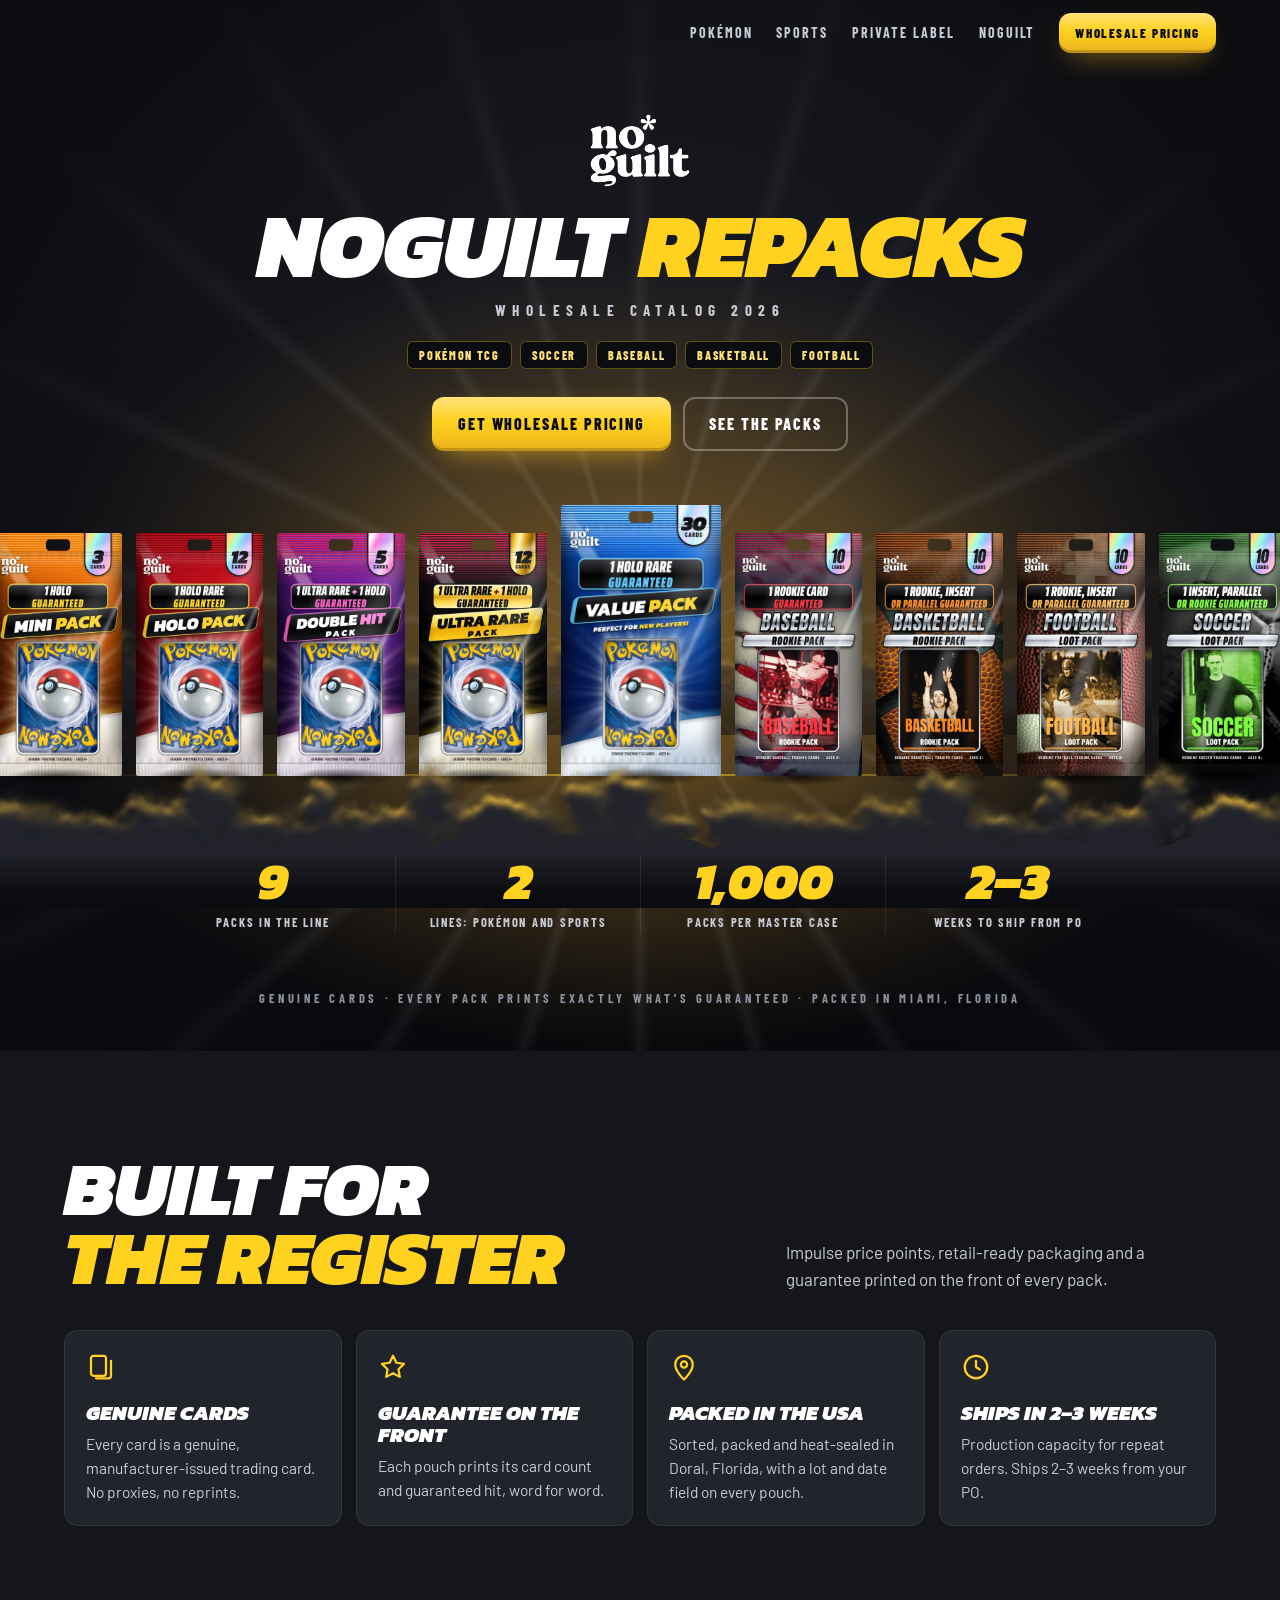
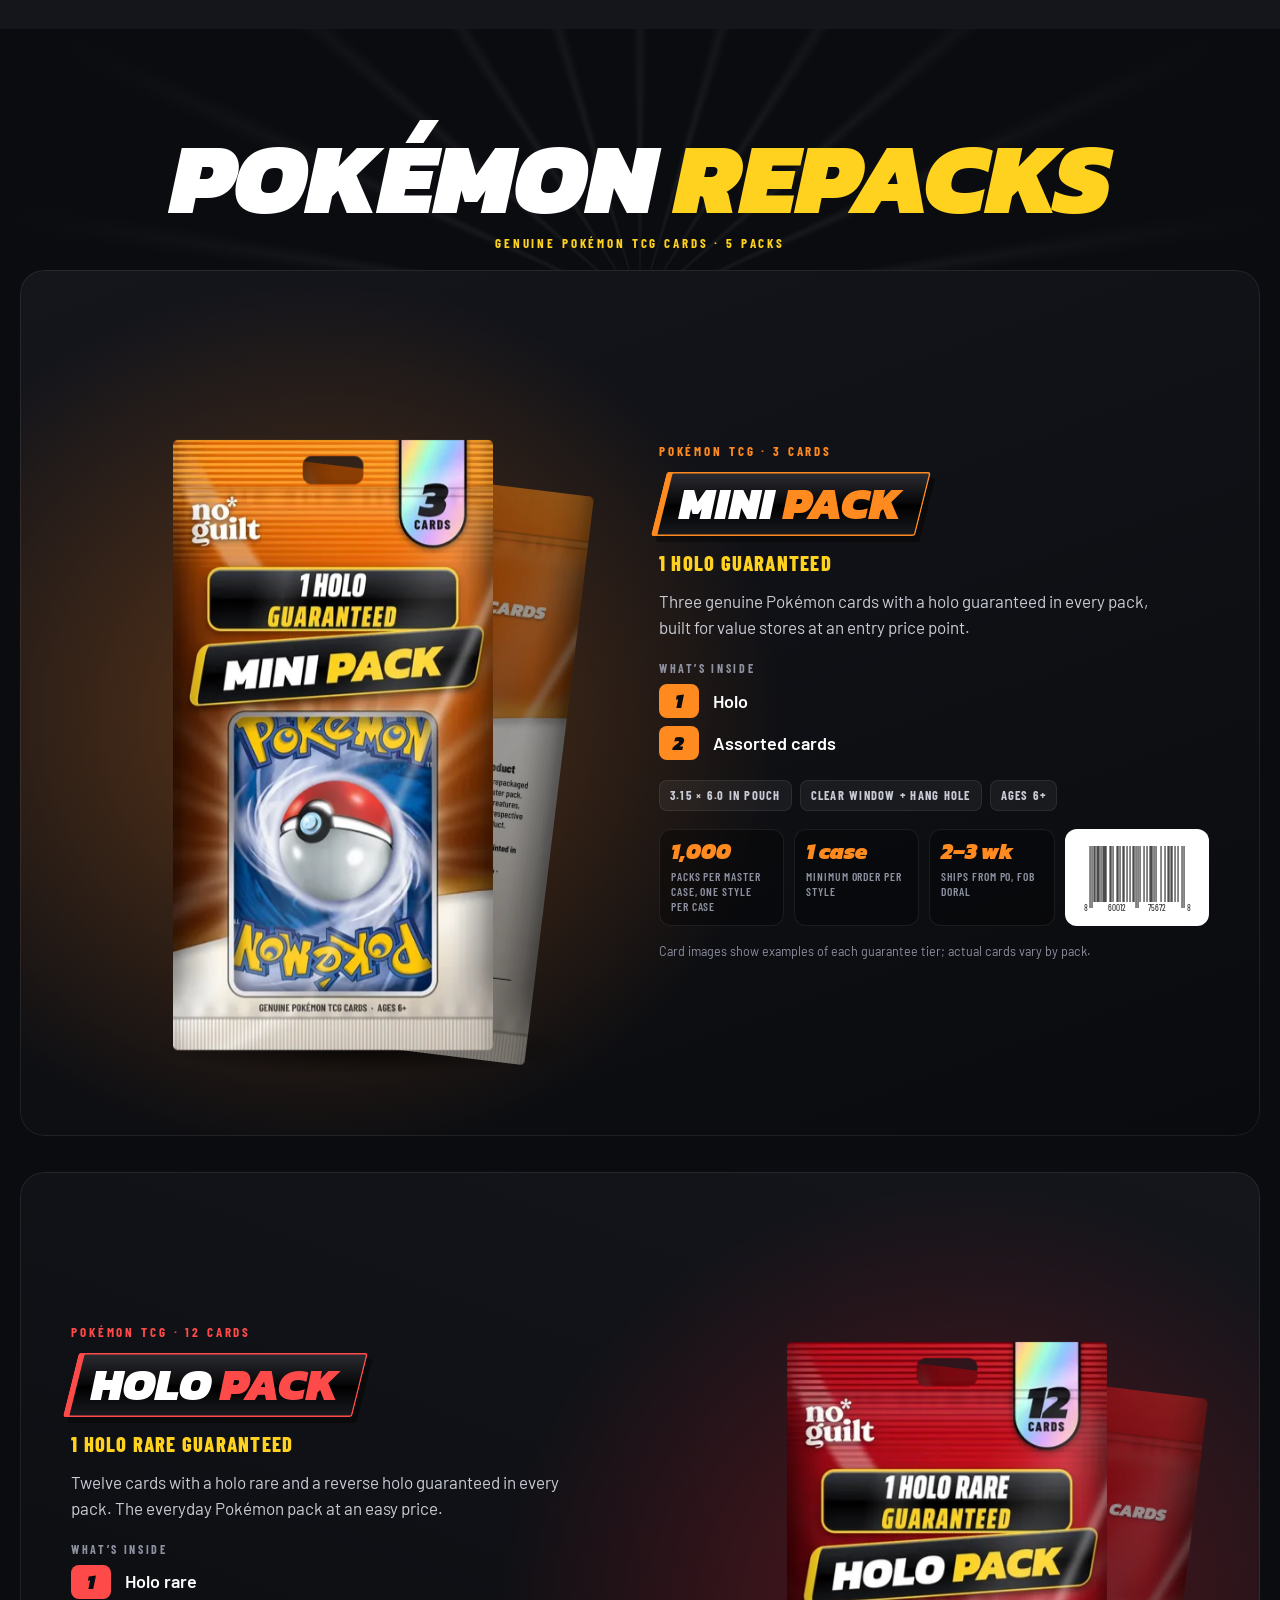
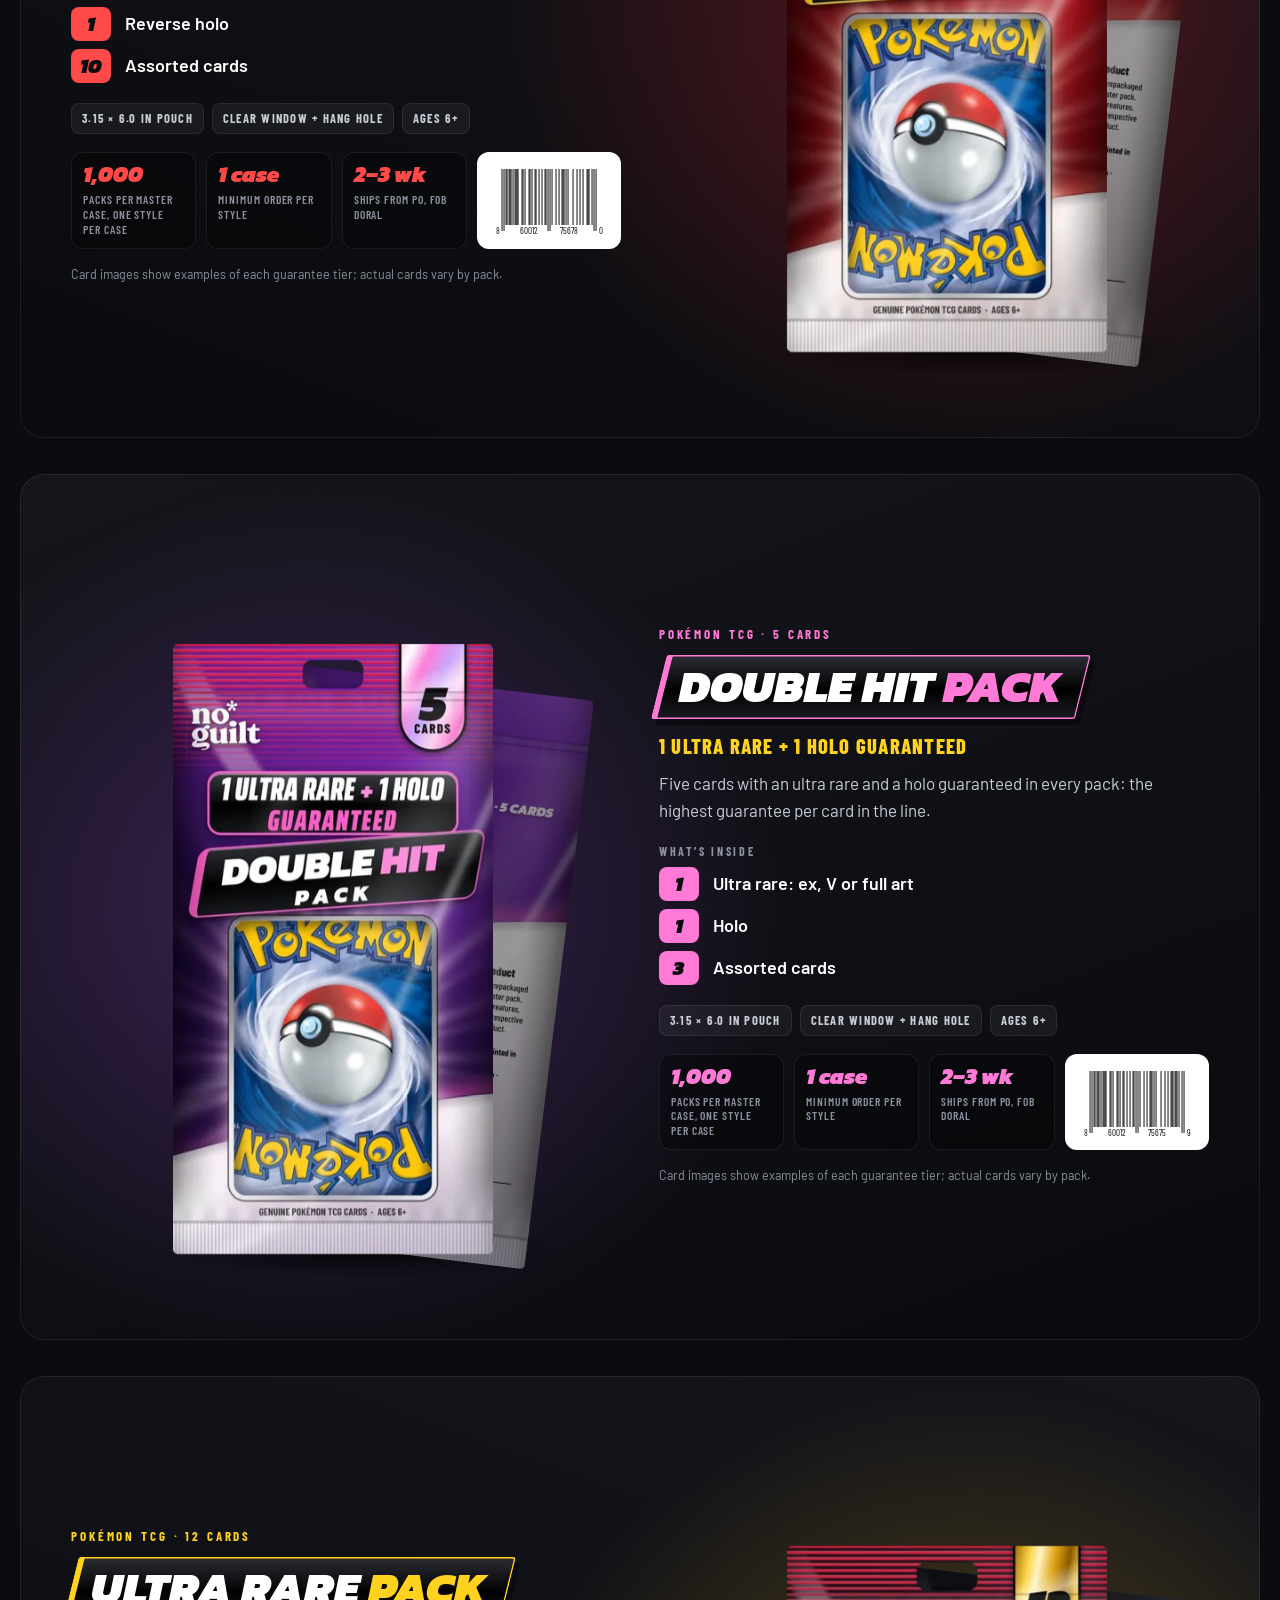
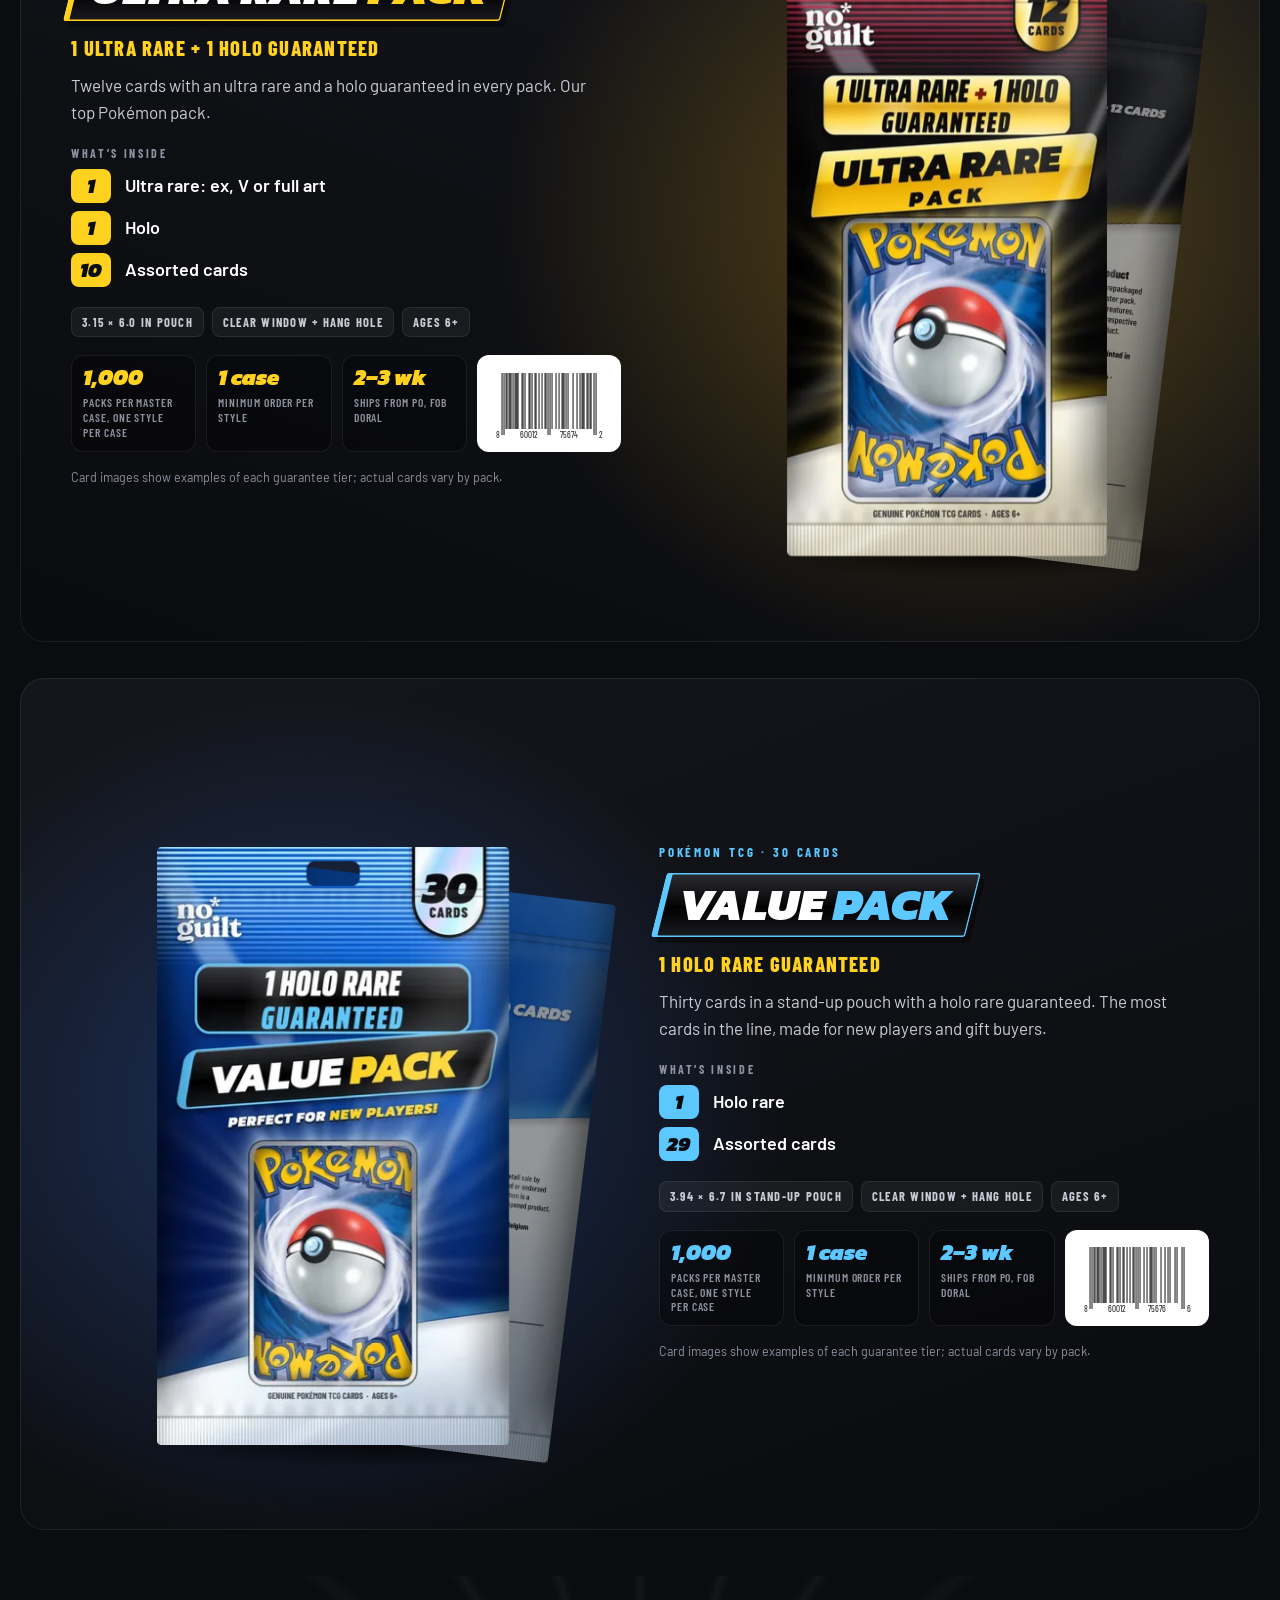
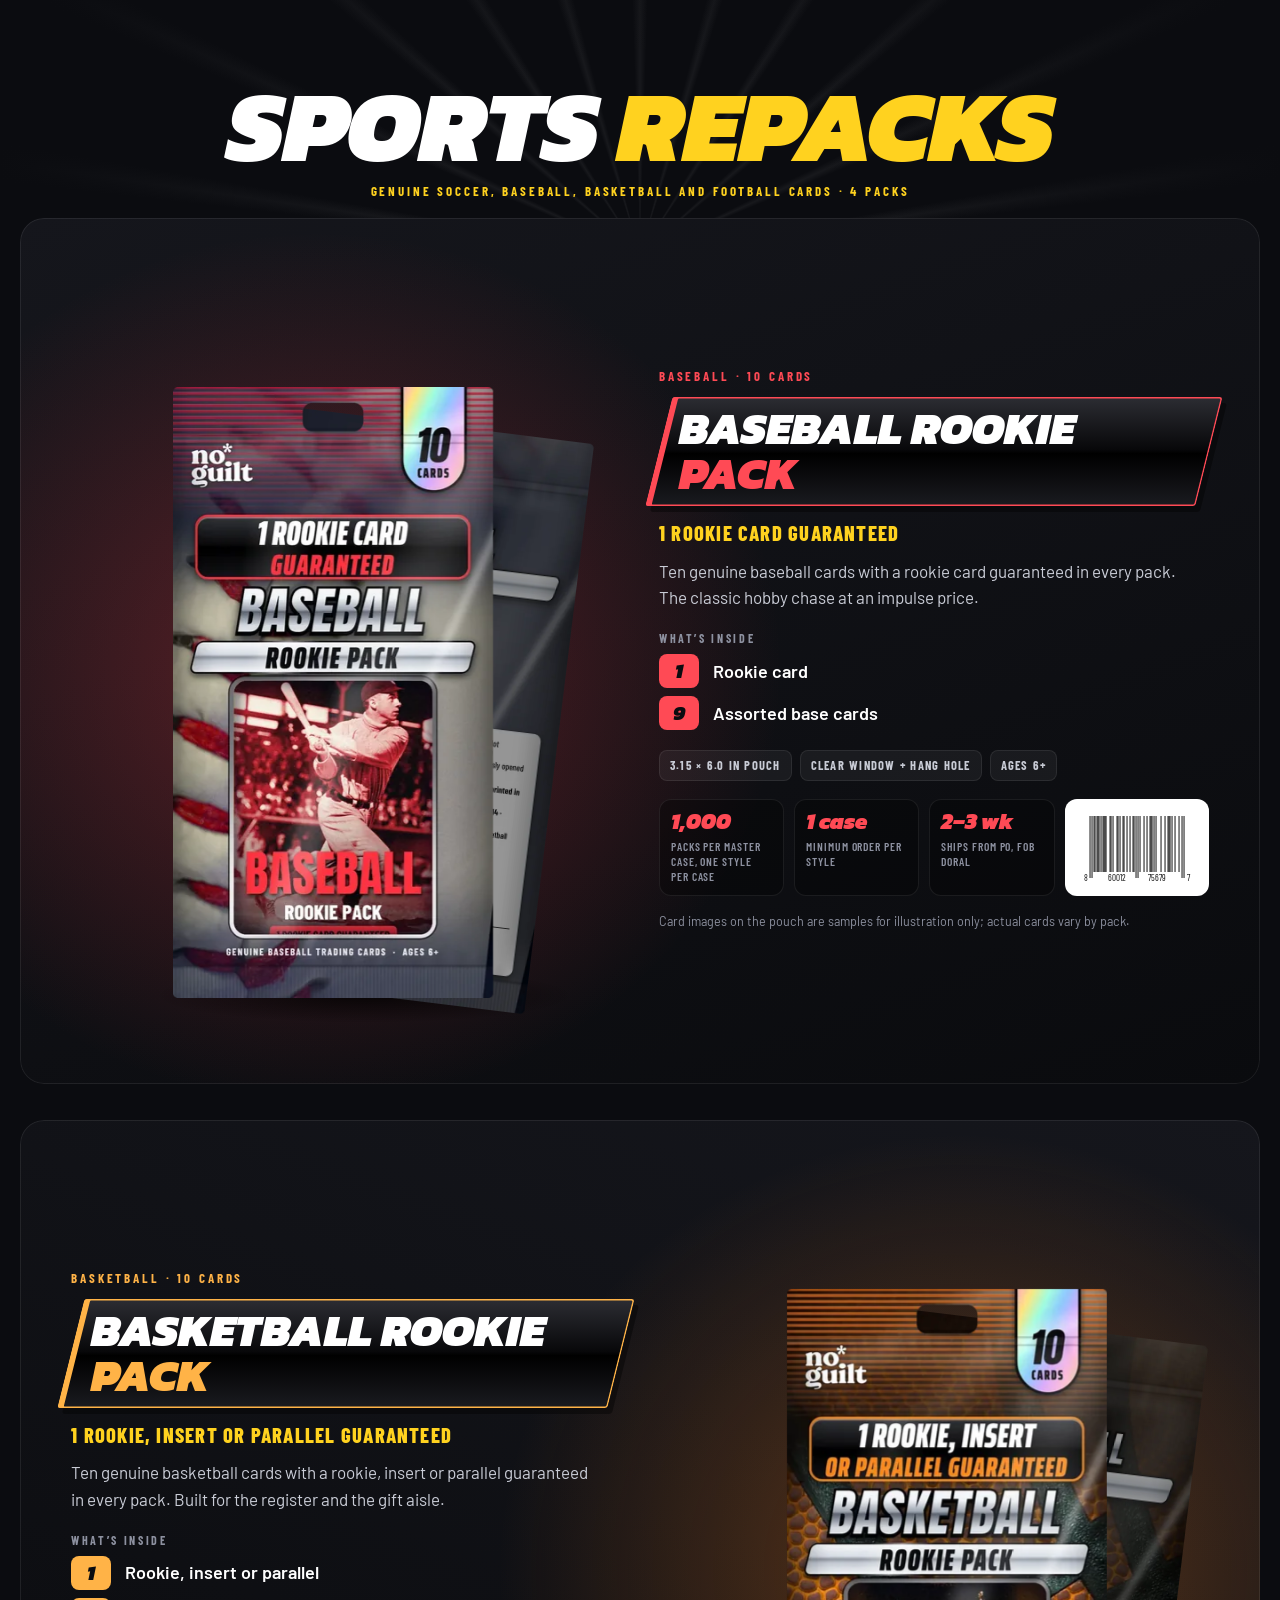
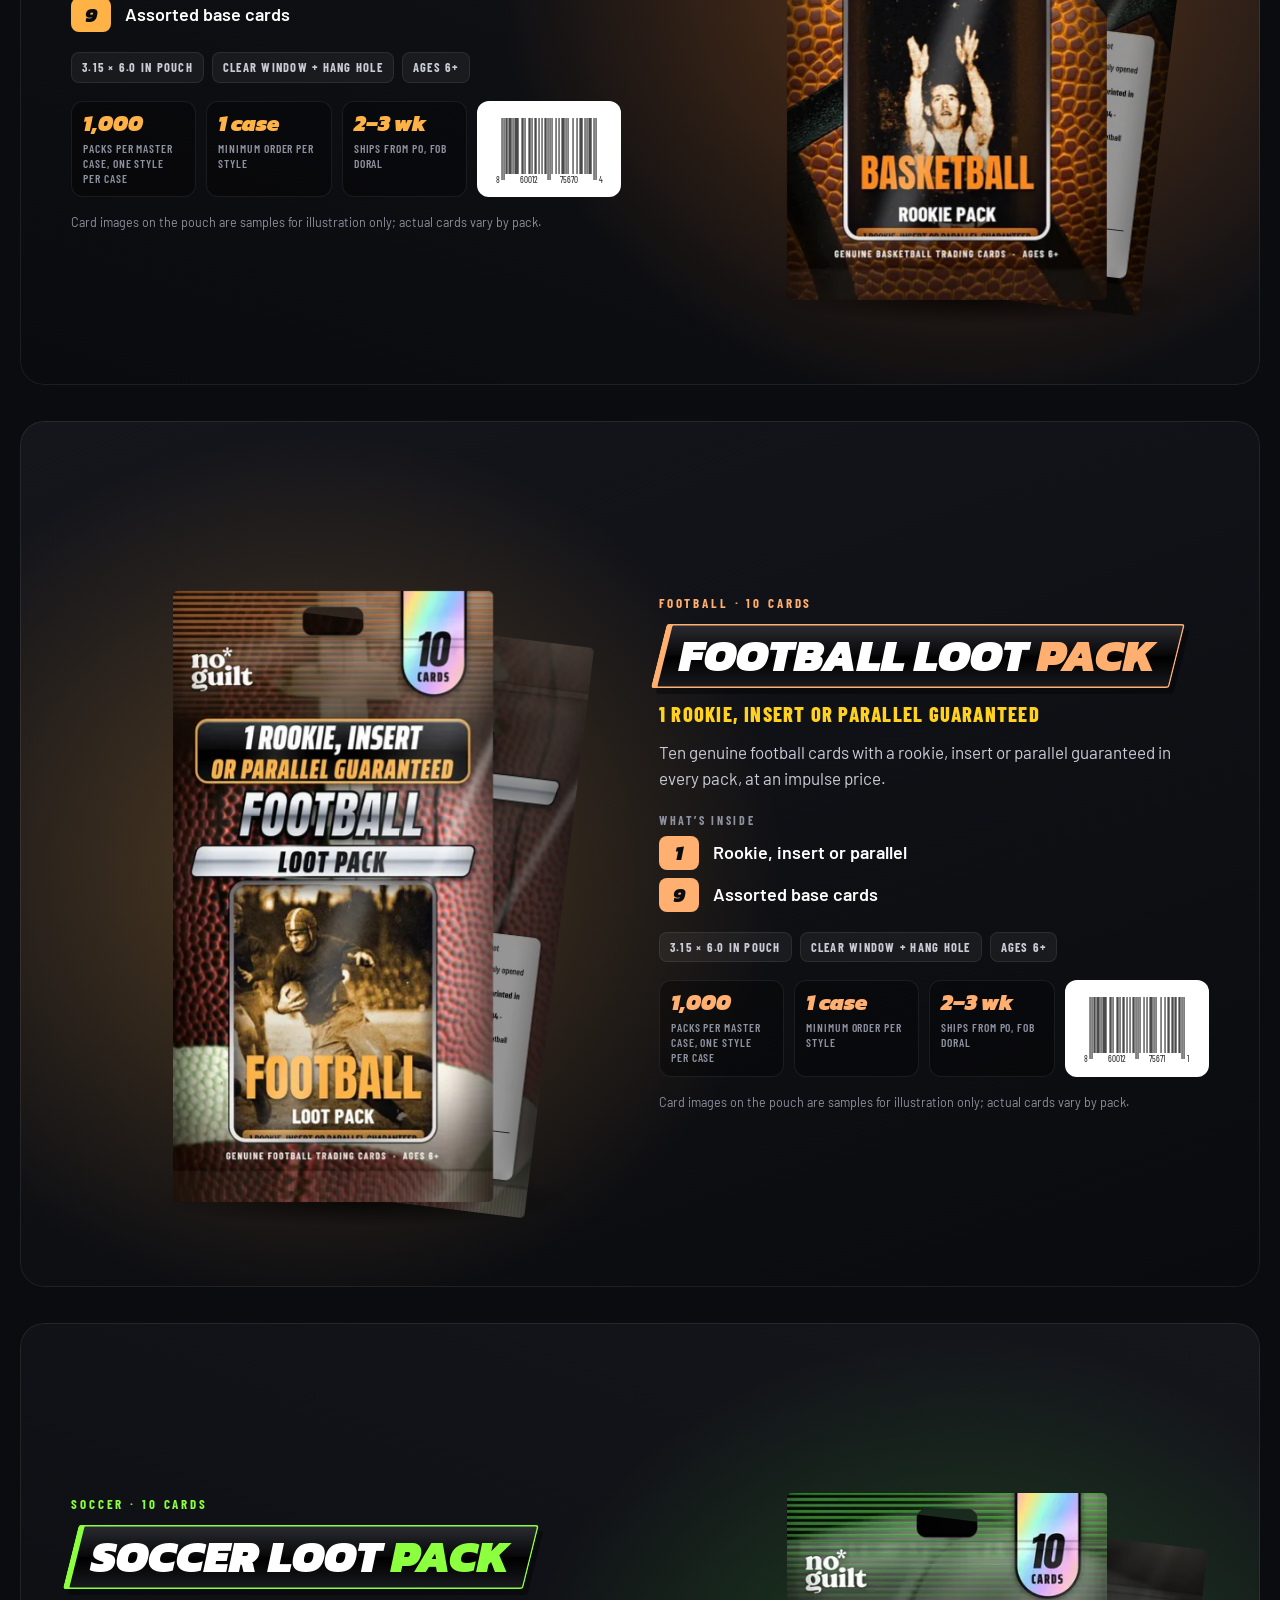
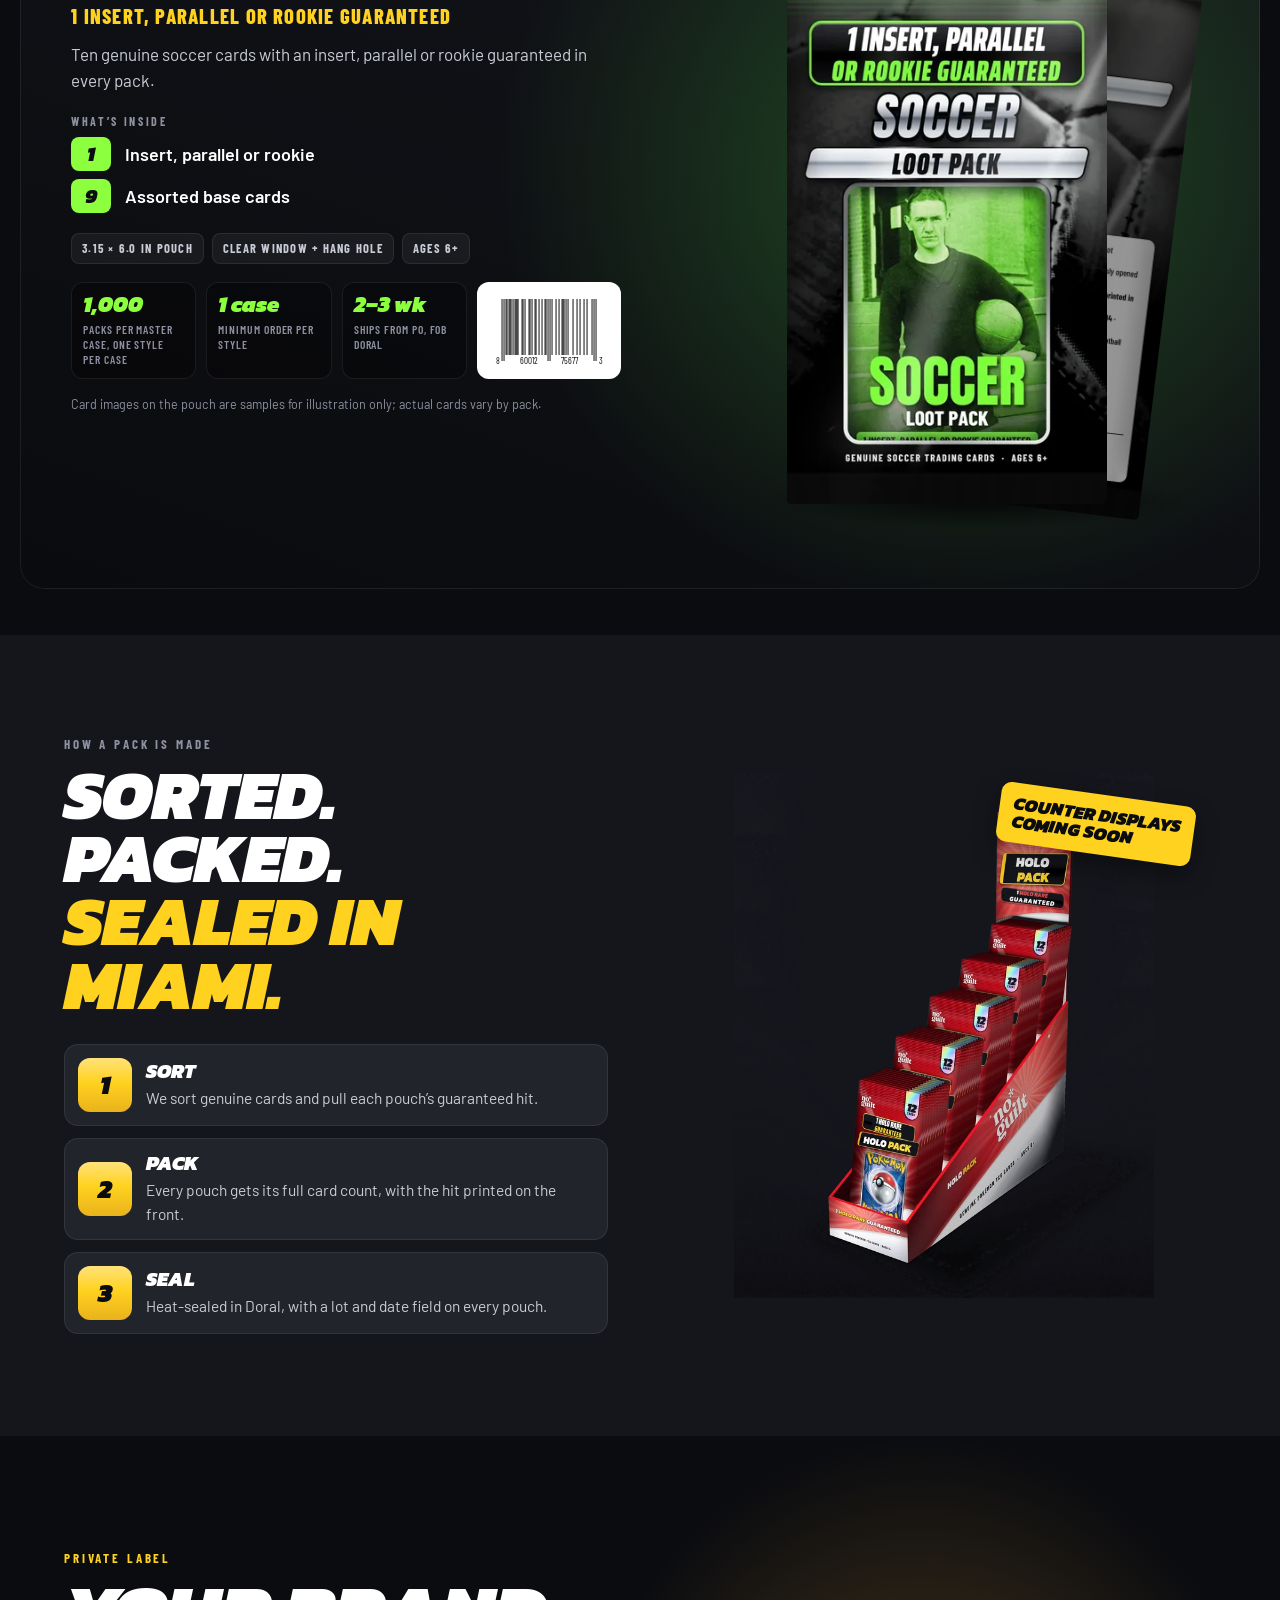
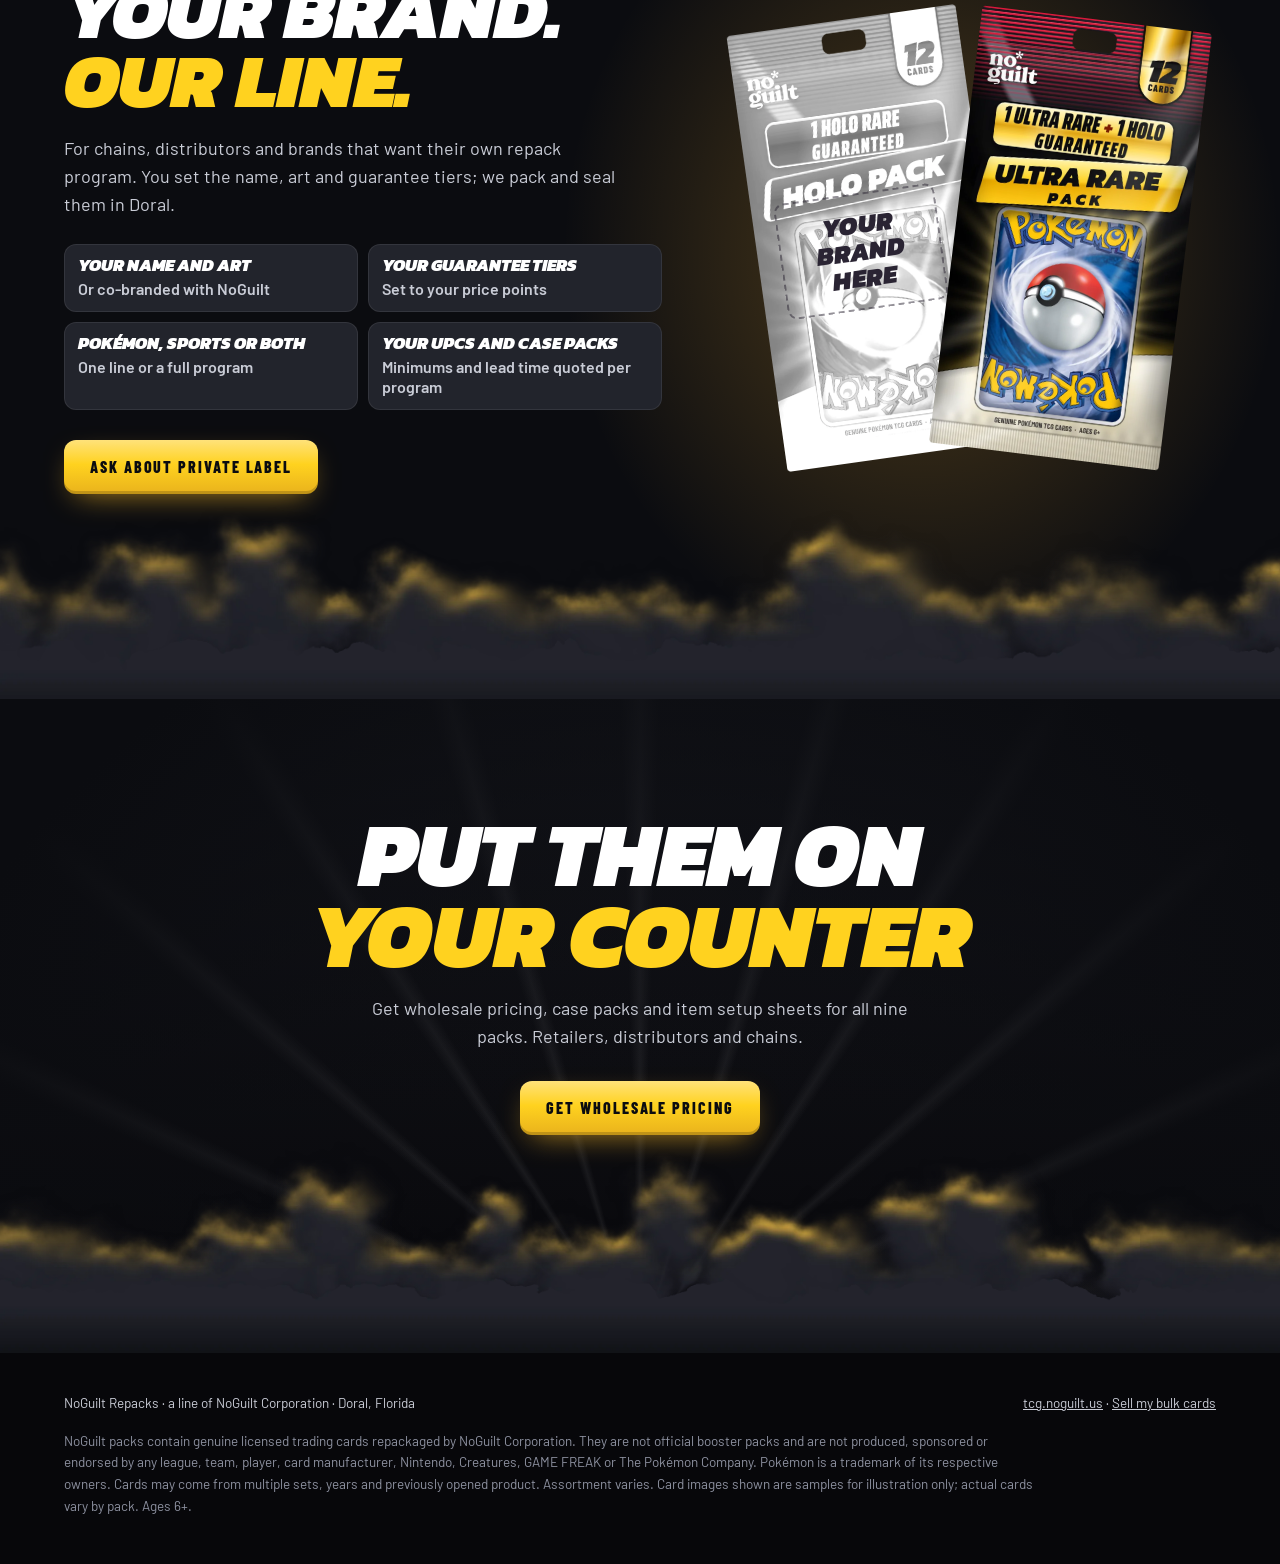
<file: p-r7k2q9-specs.html>
<!doctype html>
<html lang="en" class="no-js">
<head><meta name="robots" content="noindex,nofollow">
<meta charset="utf-8">
<meta name="viewport" content="width=device-width,initial-scale=1,viewport-fit=cover">
<title>NoGuilt Repacks · Wholesale Catalog 2026</title>
<meta name="description" content="NoGuilt Repacks: nine repack pouches of genuine Pokémon, baseball, basketball, football and soccer cards, packed and heat-sealed in Doral, Florida. Every pack prints exactly what's guaranteed. Wholesale and private label.">
<meta property="og:title" content="NoGuilt Repacks · Wholesale Catalog 2026">
<meta property="og:image" content="https://tcg.noguilt.us/img/rp2/ultra-rare-front.webp">
<meta name="theme-color" content="#0B0C10">
<link rel="icon" href="img/email-logo.png">
<script>document.documentElement.classList.replace('no-js','js');setTimeout(()=>{if(!window.__rp)document.documentElement.classList.add('ready')},3000)</script>
<link rel="preconnect" href="https://fonts.googleapis.com"><link rel="preconnect" href="https://fonts.gstatic.com" crossorigin>
<link href="https://fonts.googleapis.com/css2?family=Kanit:ital,wght@1,800;1,900&family=Barlow+Condensed:wght@600;700;800&family=Barlow:wght@400;600&display=swap" rel="stylesheet">
<style>
:root{--bg:#0B0C10;--bg2:#15161C;--raised:#22242C;--tx:#FFFFFF;--tx2:#C9CCD6;--mu:#8D91A0;--gold:#FFD21F;--gold-hi:#FFE27A;--gold-dk:#D9A21B;--ln:rgba(255,255,255,.08);
--foil:linear-gradient(180deg,#FFE27A,#FFD21F 40%,#D9A21B 70%,#8D6912);
--disp:'Kanit',Impact,sans-serif;--cond:'Barlow Condensed',Arial Narrow,sans-serif;--body:'Barlow',system-ui,sans-serif;
--out:cubic-bezier(.16,1,.3,1);--back:cubic-bezier(.34,1.56,.64,1);--fall:cubic-bezier(.55,0,1,.45)}
*{box-sizing:border-box}html{-webkit-text-size-adjust:100%;scroll-behavior:smooth}
[id]{scroll-margin-top:76px}
body{margin:0;background:var(--bg);color:var(--tx);font:400 17px/1.55 var(--body);-webkit-font-smoothing:antialiased;font-synthesis:none}
main,footer{overflow-x:clip}
img{display:block;max-width:100%;height:auto}a{color:inherit}
.wrap{max-width:1240px;margin:0 auto;padding:0 clamp(18px,4vw,44px)}
h1,h2,h3{margin:0}
.disp{font:900 italic clamp(44px,7vw,104px)/.9 var(--disp);text-transform:uppercase;letter-spacing:-.01em}
.disp em{font-style:inherit;color:var(--gold)}
.eyebrow{display:block;font:700 13px/1 var(--cond);letter-spacing:.22em;text-transform:uppercase;color:var(--mu)}
.btn{display:inline-flex;align-items:center;justify-content:center;gap:10px;height:54px;padding:0 26px;border-radius:12px;font:800 16px/1 var(--cond);letter-spacing:.12em;text-transform:uppercase;text-decoration:none;transition:transform .25s var(--out)}
.btn.gold{background:linear-gradient(180deg,#FFE27A,#FFD21F 45%,#E9B21C);color:#0B0C10;box-shadow:0 10px 30px -12px rgba(255,190,40,.75),inset 0 -3px 0 rgba(0,0,0,.18)}
.btn.line{color:#fff;box-shadow:inset 0 0 0 2px rgba(255,255,255,.3)}
@media (hover:hover) and (pointer:fine){.btn:hover{transform:translateY(-2px)}.btn.line:hover{box-shadow:inset 0 0 0 2px #fff}}
:focus-visible{outline:2px solid var(--gold);outline-offset:4px}
/* rays: one square per use, no mask */
.rays{position:absolute;left:50%;top:var(--ry,57%);width:min(1600px,150vmax);aspect-ratio:1;transform:translate(-50%,-50%);pointer-events:none;
background:radial-gradient(closest-side,rgba(11,12,16,0) 0%,rgba(11,12,16,0) 30%,var(--bg) 100%),repeating-conic-gradient(from -1.75deg,rgba(255,255,255,0) 0deg,rgba(255,255,255,var(--ra,.07)) 1.75deg,rgba(255,255,255,0) 3.5deg 16.364deg)}
/* header */
header{position:fixed;inset:0 0 auto;z-index:50;transition:background .3s,box-shadow .3s}
header.solid{background:rgba(11,12,16,.92);box-shadow:0 1px 0 var(--ln)}
header .wrap{display:flex;align-items:center;justify-content:space-between;height:66px}
.brand{display:flex;align-items:center;gap:12px;text-decoration:none;transition:opacity .3s}
.js header:not(.solid) .brand{opacity:0;pointer-events:none}
.brand img{height:34px;width:auto}.brand b{font:900 italic 20px/1 var(--disp);text-transform:uppercase;color:var(--gold)}
header nav{display:flex;align-items:center;gap:24px}header nav a{font:700 14px/1 var(--cond);letter-spacing:.14em;text-transform:uppercase;text-decoration:none;color:var(--tx2)}
@media (hover:hover){header nav a:hover{color:#fff}}
header nav .btn{height:40px;padding:0 16px;font-size:13px;color:#0B0C10}
/* hero */
.hero{position:relative;padding:112px 0 0;text-align:center;overflow:hidden;
background:radial-gradient(closest-side at 50% 62%,rgba(255,185,55,.45),rgba(255,185,55,0)),linear-gradient(#22232C,#07070A)}
.hero .rays{--ry:62%;--ra:.075}
.js .hero .rays{animation:spin 120s linear infinite}
@keyframes spin{to{transform:translate(-50%,-50%) rotate(360deg)}}
.paused .rays,.paused .strip{animation-play-state:paused!important}
.hero .logo{width:104px;margin:0 auto 16px;position:relative}
.hero h1,.hero .sub,.hero .lines,.hero .cta{position:relative}
.hero .sub{font:700 clamp(13px,1.2vw,16px)/1 var(--cond);letter-spacing:.42em;text-transform:uppercase;color:var(--tx2);margin:18px 0 22px}
.lines{display:flex;flex-wrap:wrap;justify-content:center;gap:8px}
.lines span{font:800 12px/1 var(--cond);letter-spacing:.14em;text-transform:uppercase;padding:8px 12px;border-radius:6px;background:#0B0C10;box-shadow:inset 0 0 0 1px rgba(255,210,31,.35);color:var(--gold-hi)}
.hero .cta{display:flex;gap:12px;justify-content:center;flex-wrap:wrap;margin-top:28px}
.stage{position:relative;margin-top:clamp(34px,5vw,56px);height:clamp(250px,27vw,380px)}
.shelf{position:absolute;left:0;right:0;bottom:22%;display:flex;align-items:flex-end;justify-content:center;gap:clamp(6px,1.1vw,16px);z-index:3;padding:0 12px}
.sp{position:relative;display:block;height:calc(clamp(170px,19vw,260px) * var(--h));flex:none;transition:transform .35s var(--out)}
.sp img{height:100%;width:auto}
.sp::after{content:"";position:absolute;left:8%;right:8%;bottom:-10px;height:18px;border-radius:50%;background:radial-gradient(closest-side,rgba(0,0,0,.7),transparent)}
.js .sp{animation:land .9s var(--back) backwards;animation-delay:calc(.15s + var(--i) * 70ms)}
@keyframes land{from{transform:translateY(-120px) rotate(-6deg);opacity:0}60%{opacity:1}}
@media (hover:hover) and (pointer:fine){.sp:hover{transform:translateY(-14px) rotate(-2deg)}}
.floorline{position:absolute;left:4%;right:4%;bottom:22%;height:2px;z-index:2;background:linear-gradient(90deg,transparent,rgba(255,210,31,.55),transparent)}
.night{position:absolute;left:0;right:0;pointer-events:none}
.night .strip{display:flex;width:max-content;height:100%}
.js .night .strip{animation:drift var(--sp,180s) linear infinite}
.night img{height:100%;width:auto;max-width:none;flex:none}
@keyframes drift{to{transform:translateX(-50%)}}
.hero .night.n-back{bottom:34%;height:44%;opacity:.5;z-index:1;--sp:260s}
.hero .night.n-front{bottom:-16%;height:56%;z-index:4;--sp:170s}
.stats{position:relative;z-index:5;display:grid;grid-template-columns:repeat(4,1fr);max-width:980px;margin:0 auto;padding:4px 0 56px}
.stats div{padding:0 10px}.stats div+div{border-left:1px solid var(--ln)}
.stats b{display:block;font:900 italic clamp(34px,4vw,54px)/1 var(--disp);color:var(--gold)}
.stats span{font:700 12.5px/1.3 var(--cond);letter-spacing:.14em;text-transform:uppercase;color:var(--tx2)}
.tagline{position:relative;z-index:5;font:700 12.5px/1.4 var(--cond);letter-spacing:.3em;text-transform:uppercase;color:var(--mu);padding:0 0 44px;margin:0}
/* why */
.why{padding:clamp(70px,8vw,104px) 0;background:var(--bg2)}
.sechead{display:flex;align-items:flex-end;justify-content:space-between;gap:24px;flex-wrap:wrap}
.sechead .disp{font-size:clamp(40px,6vw,84px)}
.sechead p{max-width:430px;margin:0;color:var(--tx2)}
.why .grid{display:grid;grid-template-columns:repeat(4,1fr);gap:14px;margin-top:38px}
.tile{background:var(--raised);border-radius:14px;padding:22px;box-shadow:inset 0 0 0 1px var(--ln)}
.tile svg{width:30px;height:30px;fill:none;stroke:var(--gold);stroke-width:1.8;stroke-linecap:round;stroke-linejoin:round}
.tile h3{font:900 italic 21px/1.05 var(--disp);text-transform:uppercase;margin:14px 0 8px}
.tile p{margin:0;color:var(--tx2);font-size:15.5px}
/* line header */
.line-h{position:relative;padding:clamp(76px,8vw,110px) 0 20px;text-align:center;overflow:hidden}
.line-h .rays{--ry:115%;--ra:.05;width:min(1300px,140vmax)}
.line-h .disp{position:relative;font-size:clamp(46px,8vw,118px)}
.line-h .eyebrow{position:relative;margin-top:14px;color:var(--gold)}
/* pack panels */
.packs{padding:0 0 10px}
.pk{position:relative;display:grid;grid-template-columns:1fr 1.05fr;gap:clamp(24px,5vw,70px);align-items:center;max-width:1240px;margin:0 auto clamp(22px,3vw,36px);padding:clamp(28px,4vw,56px);border-radius:24px;
background:radial-gradient(52% 70% at 24% 52%,color-mix(in srgb,var(--c) 36%,transparent),transparent 72%),linear-gradient(160deg,#15161C,#0A0B0E);box-shadow:inset 0 0 0 1px var(--ln)}
.pk.flip{grid-template-columns:1.05fr 1fr;background:radial-gradient(52% 70% at 76% 52%,color-mix(in srgb,var(--c) 36%,transparent),transparent 72%),linear-gradient(200deg,#15161C,#0A0B0E)}
.pk.flip .pv{order:2}
.pv{position:relative;display:flex;flex-direction:column;align-items:center}
.pouchwrap{position:relative;width:min(100%,320px);aspect-ratio:628/1200;cursor:pointer;margin-top:118px;-webkit-tap-highlight-color:transparent}
#value .pouchwrap{aspect-ratio:706/1200;width:min(100%,352px)}
.floor{position:absolute;left:-6%;right:-26%;bottom:-4%;height:9%;border-radius:50%;background:radial-gradient(closest-side,rgba(0,0,0,.75),transparent)}
.pouchwrap .bk{position:absolute;inset:0;width:100%;height:100%;object-fit:contain;transform:translate(24%,3%) rotate(7deg) scale(.94);z-index:0}
.pouchwrap .fr{position:absolute;inset:0;width:100%;height:100%;object-fit:contain;z-index:3;transition:transform .5s var(--out)}
.drop,.peek{position:absolute;left:21%;right:21%;top:0;z-index:2}
.dc,.pc{position:absolute;left:0;top:0;width:100%;border-radius:5%/3.6%;box-shadow:0 10px 24px rgba(0,0,0,.45)}
.dc{opacity:0;transform:translateY(-85%) rotate(calc((var(--j) - 1) * 8deg))}
.pk.in .dc{animation:dropin .55s var(--fall) forwards;animation-delay:calc(.25s + var(--j) * .12s)}
@keyframes dropin{0%{opacity:0;transform:translateY(-85%) rotate(calc((var(--j) - 1) * 10deg))}25%{opacity:1}100%{opacity:1;transform:translateY(22%) rotate(0)}}
.pk.in .fr{animation:squash .38s ease-out .9s}
@keyframes squash{40%{transform:translateY(4px) scaleY(.97)}}
.sealfx{position:absolute;left:4%;right:4%;top:8.6%;height:4px;z-index:5;border-radius:4px;background:linear-gradient(90deg,transparent,#fff,#FFE27A,#fff,transparent);opacity:0;transform:scaleX(0)}
.pk.in .sealfx{animation:seal .6s ease-out 1.15s forwards}
@keyframes seal{0%{opacity:0;transform:scaleX(0)}40%{opacity:1;transform:scaleX(1)}100%{opacity:0;transform:scaleX(1)}}
.pc{overflow:hidden;transform:translateY(22%);transition:transform .7s var(--back)}
.pc img{width:100%;display:block}
.pc b{position:absolute;left:50%;top:6px;transform:translateX(-50%) translateY(-8px);white-space:nowrap;font:800 12px/1 var(--cond);letter-spacing:.14em;text-transform:uppercase;background:var(--a);color:#0B0C10;padding:7px 10px;border-radius:6px;opacity:0;transition:opacity .3s,transform .3s;z-index:2}
.pc.foil::before{content:"";position:absolute;inset:0;z-index:1;background:linear-gradient(125deg,rgba(255,120,200,.28),rgba(120,200,255,.28) 35%,rgba(140,255,190,.25) 60%,rgba(255,230,120,.28));pointer-events:none}
.pc.foil::after{content:"";position:absolute;top:0;bottom:0;left:-60%;width:60%;z-index:1;background:linear-gradient(105deg,rgba(255,255,255,0) 30%,rgba(255,255,255,.6) 50%,rgba(255,255,255,0) 70%);transform:translateX(0);animation:streak 6s ease-in-out infinite;pointer-events:none}
@keyframes streak{0%{transform:translateX(0)}20%,100%{transform:translateX(370%)}}
.pouchwrap.open .pc{transform:translateY(calc(-62% - (var(--m) - 1 - var(--j)) * 6%)) translateX(calc((var(--j) - (var(--m) - 1) / 2) * 46%)) rotate(calc((var(--j) - (var(--m) - 1) / 2) * 11deg))}
.pouchwrap.open .pc b{opacity:1;transform:translateX(-50%);transition-delay:.25s}
.pouchwrap.open .fr{transform:translateY(14px)}
@media (hover:hover) and (pointer:fine){.pouchwrap:hover .pc{transform:translateY(calc(-62% - (var(--m) - 1 - var(--j)) * 6%)) translateX(calc((var(--j) - (var(--m) - 1) / 2) * 46%)) rotate(calc((var(--j) - (var(--m) - 1) / 2) * 11deg))}.pouchwrap:hover .pc b{opacity:1;transform:translateX(-50%);transition-delay:.25s}.pouchwrap:hover .fr{transform:translateY(14px)}.hint{visibility:hidden}}
.hint{margin-top:22px;font:700 12px/1 var(--cond);letter-spacing:.2em;text-transform:uppercase;color:var(--mu)}
.pi{position:relative}
.pi .eyebrow{color:var(--a)}
.ban{display:inline-block;margin:14px 0 16px;padding:10px 22px 9px 20px;transform:skewX(-14deg);border-radius:3px;background:linear-gradient(180deg,#2C2D33,#08080A 48%,#000 52%,#1A1B20);box-shadow:inset 6px 0 0 var(--a),inset 0 0 0 1.5px var(--a),6px 6px 0 rgba(0,0,0,.4)}
.ban span{display:block;transform:skewX(14deg);font:900 italic clamp(30px,3.5vw,48px)/1 var(--disp);text-transform:uppercase;color:#fff}
.ban em{font-style:inherit;color:var(--a)}
.gu{font:800 clamp(17px,1.6vw,21px)/1.15 var(--cond);letter-spacing:.06em;text-transform:uppercase;color:var(--gold);margin:0 0 12px}
.ds{color:var(--tx2);margin:0 0 22px;max-width:520px}
.pi .eyebrow.sm{color:var(--mu);margin-bottom:10px;font-size:12px}
.wi{list-style:none;margin:0 0 20px;padding:0;display:grid;gap:8px}
.wi li{display:flex;align-items:center;gap:14px;font:600 18px/1.2 var(--body)}
.wi b{flex:none;min-width:40px;height:34px;padding:0 8px;display:grid;place-items:center;border-radius:8px;background:var(--a);color:#0B0C10;font:900 italic 20px/1 var(--disp)}
.chips{display:flex;flex-wrap:wrap;gap:8px;margin-bottom:18px}
.chips span{font:700 12.5px/1 var(--cond);letter-spacing:.1em;text-transform:uppercase;padding:9px 11px;border-radius:8px;background:rgba(255,255,255,.05);box-shadow:inset 0 0 0 1px var(--ln);color:var(--tx2)}
.spec{display:grid;grid-template-columns:repeat(3,1fr) 1.15fr;gap:10px;align-items:stretch}
.spec>div{background:rgba(0,0,0,.35);border-radius:12px;padding:12px;box-shadow:inset 0 0 0 1px var(--ln)}
.spec b{display:block;font:900 italic 22px/1 var(--disp);color:var(--a)}
.spec span{display:block;margin-top:6px;font:600 11.5px/1.3 var(--cond);letter-spacing:.08em;text-transform:uppercase;color:var(--mu)}
.spec .upc{background:#fff;padding:8px 10px 4px;display:grid;place-items:center}
.bc{width:100%;height:auto;max-height:70px}
.note{font-size:12.5px;color:var(--mu);margin:16px 0 0}
/* made + displays */
.made{padding:clamp(76px,8vw,120px) 0;background:var(--bg2)}
.made .grid{display:grid;grid-template-columns:1fr 1fr;gap:clamp(30px,5vw,70px);align-items:center}
.steps{list-style:none;padding:0;margin:28px 0 0;display:grid;gap:12px}
.steps li{display:grid;grid-template-columns:54px 1fr;gap:14px;align-items:center;background:var(--raised);border-radius:14px;padding:14px;box-shadow:inset 0 0 0 1px var(--ln)}
.steps b{height:54px;display:grid;place-items:center;border-radius:12px;background:linear-gradient(180deg,#FFE27A,#FFD21F 45%,#E9B21C);color:#0B0C10;font:900 italic 26px/1 var(--disp)}
.steps h3{font:900 italic 20px/1.1 var(--disp);text-transform:uppercase}.steps p{margin:4px 0 0;color:var(--tx2);font-size:15.5px}
.pdq{position:relative;display:flex;justify-content:center}
.pdq img{width:min(100%,420px)}
.pdq .soon{position:absolute;right:4%;top:4%;transform:rotate(8deg);font:900 italic 18px/1 var(--disp);text-transform:uppercase;background:var(--gold);color:#0B0C10;padding:12px 14px;border-radius:10px;box-shadow:0 10px 24px rgba(0,0,0,.4)}
/* private label */
.pl{position:relative;padding:clamp(86px,9vw,130px) 0 clamp(150px,16vw,210px);overflow:hidden;background:radial-gradient(closest-side at 72% 48%,rgba(255,185,55,.28),rgba(255,185,55,0)),var(--bg)}
.pl .grid{position:relative;z-index:2;display:grid;grid-template-columns:1.1fr .9fr;gap:clamp(30px,5vw,70px);align-items:center}
.pl ul{list-style:none;padding:0;margin:26px 0 30px;display:grid;grid-template-columns:1fr 1fr;gap:10px}
.pl li{font:600 16px/1.3 var(--body);color:var(--tx2);padding:12px 14px;border-radius:12px;background:var(--raised);box-shadow:inset 0 0 0 1px var(--ln)}
.pl li b{display:block;font:900 italic 17px/1.1 var(--disp);text-transform:uppercase;color:#fff;margin-bottom:4px}
.pl .night{bottom:-8%;height:40%;z-index:1;--sp:200s}
.wl{position:relative;height:clamp(380px,40vw,520px)}
.wl img{position:absolute;bottom:4%;height:86%;width:auto;transition:transform .5s var(--out)}
.wl .a{left:6%;transform:rotate(-8deg)}
.wl .b{right:6%;transform:rotate(7deg)}
.wl .lab{position:absolute;left:11%;bottom:33%;width:33%;transform:rotate(-8deg);font:900 italic clamp(18px,2vw,26px)/1.05 var(--disp);text-transform:uppercase;color:#2A2433;text-align:center;border:2px dashed rgba(42,36,51,.5);border-radius:10px;padding:16px 8px}
@media (hover:hover) and (pointer:fine){.wl:hover .a{transform:rotate(-10deg) translateY(-8px)}.wl:hover .b{transform:rotate(9deg) translateY(-8px)}}
.pl p.lead{color:var(--tx2);font-size:18px;max-width:560px;margin:20px 0 0}
/* end */
.end{position:relative;text-align:center;padding:clamp(86px,9vw,124px) 0 clamp(160px,17vw,230px);overflow:hidden;background:radial-gradient(closest-side at 50% 100%,rgba(255,185,55,.4),rgba(255,185,55,0)),linear-gradient(#15161C,#07070A)}
.end .rays{--ry:100%;--ra:.06}
.end .disp,.end p,.end .cta{position:relative;z-index:2}
.end p{color:var(--tx2);max-width:560px;margin:20px auto 30px;font-size:18px}
.end .cta{display:flex;gap:12px;justify-content:center;flex-wrap:wrap}
.end .night{bottom:-6%;height:46%;z-index:1;--sp:220s}
footer{padding:40px 0 48px;background:#07070A;color:var(--mu);font-size:13.5px}
footer .top{display:flex;justify-content:space-between;gap:18px;flex-wrap:wrap;margin-bottom:16px;color:var(--tx2)}
footer .legal{line-height:1.6;max-width:980px;margin:0}
.rv{transition:opacity .7s var(--out),transform .7s var(--out)}.js .rv{opacity:0;transform:translateY(22px)}.js .rv.in,.ready .rv{opacity:1;transform:none}
@media (max-width:980px){.why .grid{grid-template-columns:1fr 1fr}.spec{grid-template-columns:1fr 1fr 1fr}.spec .upc{grid-column:1 / -1;max-width:240px}}
@media (max-width:600px){.why .grid{grid-template-columns:1fr}.tile{display:grid;grid-template-columns:34px 1fr;column-gap:14px;padding:18px}.tile svg{grid-row:span 2}.tile h3{margin:2px 0 6px}}
@media (max-width:860px){
header nav a:not(.btn){display:none}
.hero{padding-top:94px}.hero .logo{width:82px}.hero .sub{letter-spacing:.3em}
.stage{height:auto;margin-top:30px}
.shelf{position:relative;bottom:auto;justify-content:flex-start;overflow-x:auto;scroll-snap-type:x mandatory;padding:20px 18px 40px;gap:12px;scrollbar-width:none;-webkit-overflow-scrolling:touch}
.shelf::-webkit-scrollbar{display:none}
.sp{height:calc(52vw * var(--h));scroll-snap-align:center}
.floorline{display:none}
.hero .night.n-front{bottom:-6%;height:24%}.hero .night.n-back{display:none}
.stats{grid-template-columns:1fr 1fr;row-gap:22px;padding-top:24px}.stats div:nth-child(3){border-left:0}
.pk,.pk.flip{grid-template-columns:1fr;border-radius:20px;margin:0 12px 16px;padding:20px 18px 26px;
background:radial-gradient(80% 45% at 50% 24%,color-mix(in srgb,var(--c) 40%,transparent),transparent 70%),linear-gradient(180deg,#15161C,#0A0B0E)}
.pk.flip .pv{order:0}
.pouchwrap{width:56vw;margin-top:112px}#value .pouchwrap{width:60vw}
.made .grid,.pl .grid{grid-template-columns:1fr}.pl ul{grid-template-columns:1fr}
.wl{height:92vw}
}
@media (prefers-reduced-motion:reduce){*,*::before,*::after{animation:none!important;transition-duration:.01ms!important}.dc{display:none}.js .rv{opacity:1;transform:none}}
</style>
</head>
<body>
<header id="top"><div class="wrap">
<a class="brand" href="index.html" aria-label="NoGuilt home"><img src="img/logo.png" alt="NoGuilt" width="47" height="34"><b>Repacks</b></a>
<nav><a href="#pokemon">Pokémon</a><a href="#sports">Sports</a><a href="#private-label">Private label</a><a href="index.html">NoGuilt</a><a class="btn gold" href="#pricing">Wholesale pricing</a></nav>
</div></header>

<main>
<section class="hero" id="hero">
<div class="rays" aria-hidden="true"></div>
<div class="wrap">
<img class="logo" src="img/logo.png" alt="NoGuilt" width="104" height="76">
<h1 class="disp">NoGuilt <em>Repacks</em></h1>
<p class="sub">Wholesale catalog 2026</p>
<div class="lines"><span>Pokémon TCG</span><span>Soccer</span><span>Baseball</span><span>Basketball</span><span>Football</span></div>
<div class="cta"><a class="btn gold" href="#pricing">Get wholesale pricing</a><a class="btn line" href="#pokemon">See the packs</a></div>
</div>
<div class="stage">
<div class="night n-back" aria-hidden="true"><div class="strip"><img src="img/sky/night9.webp" alt="" loading="lazy"><img src="img/sky/night9.webp" alt="" loading="lazy"></div></div>
<span class="floorline" aria-hidden="true"></span>
<div class="shelf"><a class="sp" href="#mini" style="--h:1.0;--i:0" aria-label="Mini Pack"><img src="img/rp2/mini-front-360.webp" alt="" width="360" height="688"></a><a class="sp" href="#holo" style="--h:1.0;--i:1" aria-label="Holo Pack"><img src="img/rp2/holo-front-360.webp" alt="" width="360" height="688"></a><a class="sp" href="#double-hit" style="--h:1.0;--i:2" aria-label="Double Hit Pack"><img src="img/rp2/double-hit-front-360.webp" alt="" width="360" height="688"></a><a class="sp" href="#ultra-rare" style="--h:1.0;--i:3" aria-label="Ultra Rare Pack"><img src="img/rp2/ultra-rare-front-360.webp" alt="" width="360" height="688"></a><a class="sp" href="#value" style="--h:1.117;--i:4" aria-label="Value Pack"><img src="img/rp2/value-front-360.webp" alt="" width="360" height="612"></a><a class="sp" href="#baseball" style="--h:1.0;--i:5" aria-label="Baseball Rookie Pack"><img src="img/rp2/baseball-front-360.webp" alt="" width="360" height="688"></a><a class="sp" href="#basketball" style="--h:1.0;--i:6" aria-label="Basketball Rookie Pack"><img src="img/rp2/basketball-front-360.webp" alt="" width="360" height="688"></a><a class="sp" href="#football" style="--h:1.0;--i:7" aria-label="Football Loot Pack"><img src="img/rp2/football-front-360.webp" alt="" width="360" height="688"></a><a class="sp" href="#soccer" style="--h:1.0;--i:8" aria-label="Soccer Loot Pack"><img src="img/rp2/soccer-front-360.webp" alt="" width="360" height="688"></a></div>
<div class="night n-front" aria-hidden="true"><div class="strip"><img src="img/sky/night3.webp" alt="" loading="lazy"><img src="img/sky/night3.webp" alt="" loading="lazy"></div></div>
</div>
<div class="wrap">
<div class="stats"><div><b>9</b><span>packs in the line</span></div><div><b>2</b><span>lines: Pokémon and sports</span></div><div><b>1,000</b><span>packs per master case</span></div><div><b>2–3</b><span>weeks to ship from PO</span></div></div>
<p class="tagline">Genuine cards · Every pack prints exactly what’s guaranteed · Packed in Miami, Florida</p>
</div>
</section>

<section class="why">
<div class="wrap">
<div class="sechead rv"><h2 class="disp">Built for<br><em>the register</em></h2><p>Impulse price points, retail-ready packaging and a guarantee printed on the front of every pack.</p></div>
<div class="grid">
<div class="tile rv"><svg viewBox="0 0 24 24"><rect x="4" y="3" width="12" height="16" rx="2"/><path d="M8 21h10a2 2 0 0 0 2-2V7"/></svg><h3>Genuine cards</h3><p>Every card is a genuine, manufacturer-issued trading card. No proxies, no reprints.</p></div>
<div class="tile rv"><svg viewBox="0 0 24 24"><path d="M12 3l2.7 5.6 6.1.9-4.4 4.3 1 6.1L12 17l-5.4 2.9 1-6.1-4.4-4.3 6.1-.9z"/></svg><h3>Guarantee on the front</h3><p>Each pouch prints its card count and guaranteed hit, word for word.</p></div>
<div class="tile rv"><svg viewBox="0 0 24 24"><path d="M12 22s7-6.4 7-12a7 7 0 0 0-14 0c0 5.6 7 12 7 12z"/><circle cx="12" cy="10" r="2.5"/></svg><h3>Packed in the USA</h3><p>Sorted, packed and heat-sealed in Doral, Florida, with a lot and date field on every pouch.</p></div>
<div class="tile rv"><svg viewBox="0 0 24 24"><circle cx="12" cy="12" r="9"/><path d="M12 7v5l3 2"/></svg><h3>Ships in 2–3 weeks</h3><p>Production capacity for repeat orders. Ships 2–3 weeks from your PO.</p></div>
</div>
</div>
</section>

<div class="line-h" id="pokemon"><div class="rays" aria-hidden="true"></div><h2 class="disp rv">Pokémon <em>Repacks</em></h2><span class="eyebrow rv">Genuine Pokémon TCG cards · 5 packs</span></div>
<div class="packs"><article class="pk" id="mini" style="--c:#E8771A;--a:#FF8A1F">
<div class="pv">
<div class="pouchwrap" tabindex="0" role="button" aria-label="Peek inside the Mini Pack">
<span class="floor" aria-hidden="true"></span>
<img class="bk" src="img/rp2/mini-back-dim.webp" alt="" loading="lazy" width="628" height="1200">
<div class="drop" aria-hidden="true"><img class="dc" style="--j:0" src="img/cards/poke-back.webp" alt="" loading="lazy" width="520" height="726"><img class="dc" style="--j:1" src="img/cards/poke-back.webp" alt="" loading="lazy" width="520" height="726"><img class="dc" style="--j:2" src="img/cards/poke-back.webp" alt="" loading="lazy" width="520" height="726"></div>
<div class="peek" aria-hidden="true"><span class="pc foil" style="--j:0;--m:1"><img src="img/cards/poke-back.webp" alt="" loading="lazy" width="520" height="726"><b>Holo</b></span></div>
<img class="fr" src="img/rp2/mini-front.webp" srcset="img/rp2/mini-front-360.webp 360w, img/rp2/mini-front.webp 628w" sizes="(max-width: 860px) 64vw, 26vw" alt="Mini Pack pouch" loading="lazy" width="628" height="1200">
<span class="sealfx" aria-hidden="true"></span>
</div>
<span class="hint" aria-hidden="true">Tap the pack to peek inside</span>
</div>
<div class="pi">
<span class="eyebrow">Pokémon TCG · 3 cards</span>
<h3 class="ban"><span>Mini <em>Pack</em></span></h3>
<p class="gu">1 Holo guaranteed</p>
<p class="ds">Three genuine Pokémon cards with a holo guaranteed in every pack, built for value stores at an entry price point.</p>
<span class="eyebrow sm">What’s inside</span>
<ul class="wi"><li><b>1</b><span>Holo</span></li><li><b>2</b><span>Assorted cards</span></li></ul>
<div class="chips"><span>3.15 × 6.0 in pouch</span><span>Clear window + hang hole</span><span>Ages 6+</span></div>
<div class="spec">
<div><b>1,000</b><span>packs per master case, one style per case</span></div>
<div><b>1 case</b><span>minimum order per style</span></div>
<div><b>2–3 wk</b><span>ships from PO, FOB Doral</span></div>
<div class="upc"><svg class="bc" viewBox="0 0 113 70" role="img" aria-label="UPC 860012756728"><rect width="113" height="70" fill="#fff"/><g fill="#111"><rect x="9" y="2" width="1" height="62"/><rect x="11" y="2" width="1" height="62"/><rect x="13" y="2" width="1" height="56"/><rect x="14" y="2" width="1" height="56"/><rect x="16" y="2" width="1" height="56"/><rect x="17" y="2" width="1" height="56"/><rect x="18" y="2" width="1" height="56"/><rect x="20" y="2" width="1" height="56"/><rect x="22" y="2" width="1" height="56"/><rect x="23" y="2" width="1" height="56"/><rect x="24" y="2" width="1" height="56"/><rect x="25" y="2" width="1" height="56"/><rect x="29" y="2" width="1" height="56"/><rect x="30" y="2" width="1" height="56"/><rect x="32" y="2" width="1" height="56"/><rect x="36" y="2" width="1" height="56"/><rect x="37" y="2" width="1" height="56"/><rect x="39" y="2" width="1" height="56"/><rect x="42" y="2" width="1" height="56"/><rect x="43" y="2" width="1" height="56"/><rect x="46" y="2" width="1" height="56"/><rect x="49" y="2" width="1" height="56"/><rect x="52" y="2" width="1" height="56"/><rect x="53" y="2" width="1" height="56"/><rect x="55" y="2" width="1" height="62"/><rect x="57" y="2" width="1" height="62"/><rect x="59" y="2" width="1" height="56"/><rect x="63" y="2" width="1" height="56"/><rect x="66" y="2" width="1" height="56"/><rect x="69" y="2" width="1" height="56"/><rect x="70" y="2" width="1" height="56"/><rect x="71" y="2" width="1" height="56"/><rect x="73" y="2" width="1" height="56"/><rect x="75" y="2" width="1" height="56"/><rect x="80" y="2" width="1" height="56"/><rect x="84" y="2" width="1" height="56"/><rect x="87" y="2" width="1" height="56"/><rect x="88" y="2" width="1" height="56"/><rect x="90" y="2" width="1" height="56"/><rect x="91" y="2" width="1" height="56"/><rect x="94" y="2" width="1" height="56"/><rect x="97" y="2" width="1" height="56"/><rect x="101" y="2" width="1" height="62"/><rect x="103" y="2" width="1" height="62"/></g><g font-family="Barlow Condensed,Arial" font-size="9" fill="#111"><text x="7" y="67" text-anchor="end">8</text><text x="36.5" y="67" text-anchor="middle">60012</text><text x="76.5" y="67" text-anchor="middle">75672</text><text x="106" y="67" text-anchor="start">8</text></g></svg></div>
</div>
<p class="note">Card images show examples of each guarantee tier; actual cards vary by pack.</p>
</div>
</article><article class="pk flip" id="holo" style="--c:#D3202C;--a:#FF4A4A">
<div class="pv">
<div class="pouchwrap" tabindex="0" role="button" aria-label="Peek inside the Holo Pack">
<span class="floor" aria-hidden="true"></span>
<img class="bk" src="img/rp2/holo-back-dim.webp" alt="" loading="lazy" width="628" height="1200">
<div class="drop" aria-hidden="true"><img class="dc" style="--j:0" src="img/cards/poke-back.webp" alt="" loading="lazy" width="520" height="726"><img class="dc" style="--j:1" src="img/cards/poke-back.webp" alt="" loading="lazy" width="520" height="726"><img class="dc" style="--j:2" src="img/cards/poke-back.webp" alt="" loading="lazy" width="520" height="726"></div>
<div class="peek" aria-hidden="true"><span class="pc foil" style="--j:0;--m:2"><img src="img/cards/poke-back.webp" alt="" loading="lazy" width="520" height="726"><b>Holo rare</b></span><span class="pc foil" style="--j:1;--m:2"><img src="img/cards/poke-back.webp" alt="" loading="lazy" width="520" height="726"><b>Reverse holo</b></span></div>
<img class="fr" src="img/rp2/holo-front.webp" srcset="img/rp2/holo-front-360.webp 360w, img/rp2/holo-front.webp 628w" sizes="(max-width: 860px) 64vw, 26vw" alt="Holo Pack pouch" loading="lazy" width="628" height="1200">
<span class="sealfx" aria-hidden="true"></span>
</div>
<span class="hint" aria-hidden="true">Tap the pack to peek inside</span>
</div>
<div class="pi">
<span class="eyebrow">Pokémon TCG · 12 cards</span>
<h3 class="ban"><span>Holo <em>Pack</em></span></h3>
<p class="gu">1 Holo rare guaranteed</p>
<p class="ds">Twelve cards with a holo rare and a reverse holo guaranteed in every pack. The everyday Pokémon pack at an easy price.</p>
<span class="eyebrow sm">What’s inside</span>
<ul class="wi"><li><b>1</b><span>Holo rare</span></li><li><b>1</b><span>Reverse holo</span></li><li><b>10</b><span>Assorted cards</span></li></ul>
<div class="chips"><span>3.15 × 6.0 in pouch</span><span>Clear window + hang hole</span><span>Ages 6+</span></div>
<div class="spec">
<div><b>1,000</b><span>packs per master case, one style per case</span></div>
<div><b>1 case</b><span>minimum order per style</span></div>
<div><b>2–3 wk</b><span>ships from PO, FOB Doral</span></div>
<div class="upc"><svg class="bc" viewBox="0 0 113 70" role="img" aria-label="UPC 860012756780"><rect width="113" height="70" fill="#fff"/><g fill="#111"><rect x="9" y="2" width="1" height="62"/><rect x="11" y="2" width="1" height="62"/><rect x="13" y="2" width="1" height="56"/><rect x="14" y="2" width="1" height="56"/><rect x="16" y="2" width="1" height="56"/><rect x="17" y="2" width="1" height="56"/><rect x="18" y="2" width="1" height="56"/><rect x="20" y="2" width="1" height="56"/><rect x="22" y="2" width="1" height="56"/><rect x="23" y="2" width="1" height="56"/><rect x="24" y="2" width="1" height="56"/><rect x="25" y="2" width="1" height="56"/><rect x="29" y="2" width="1" height="56"/><rect x="30" y="2" width="1" height="56"/><rect x="32" y="2" width="1" height="56"/><rect x="36" y="2" width="1" height="56"/><rect x="37" y="2" width="1" height="56"/><rect x="39" y="2" width="1" height="56"/><rect x="42" y="2" width="1" height="56"/><rect x="43" y="2" width="1" height="56"/><rect x="46" y="2" width="1" height="56"/><rect x="49" y="2" width="1" height="56"/><rect x="52" y="2" width="1" height="56"/><rect x="53" y="2" width="1" height="56"/><rect x="55" y="2" width="1" height="62"/><rect x="57" y="2" width="1" height="62"/><rect x="59" y="2" width="1" height="56"/><rect x="63" y="2" width="1" height="56"/><rect x="66" y="2" width="1" height="56"/><rect x="69" y="2" width="1" height="56"/><rect x="70" y="2" width="1" height="56"/><rect x="71" y="2" width="1" height="56"/><rect x="73" y="2" width="1" height="56"/><rect x="75" y="2" width="1" height="56"/><rect x="80" y="2" width="1" height="56"/><rect x="84" y="2" width="1" height="56"/><rect x="87" y="2" width="1" height="56"/><rect x="90" y="2" width="1" height="56"/><rect x="94" y="2" width="1" height="56"/><rect x="95" y="2" width="1" height="56"/><rect x="96" y="2" width="1" height="56"/><rect x="99" y="2" width="1" height="56"/><rect x="101" y="2" width="1" height="62"/><rect x="103" y="2" width="1" height="62"/></g><g font-family="Barlow Condensed,Arial" font-size="9" fill="#111"><text x="7" y="67" text-anchor="end">8</text><text x="36.5" y="67" text-anchor="middle">60012</text><text x="76.5" y="67" text-anchor="middle">75678</text><text x="106" y="67" text-anchor="start">0</text></g></svg></div>
</div>
<p class="note">Card images show examples of each guarantee tier; actual cards vary by pack.</p>
</div>
</article><article class="pk" id="double-hit" style="--c:#8B3FC9;--a:#FF7AD6">
<div class="pv">
<div class="pouchwrap" tabindex="0" role="button" aria-label="Peek inside the Double Hit Pack">
<span class="floor" aria-hidden="true"></span>
<img class="bk" src="img/rp2/double-hit-back-dim.webp" alt="" loading="lazy" width="628" height="1200">
<div class="drop" aria-hidden="true"><img class="dc" style="--j:0" src="img/cards/poke-back.webp" alt="" loading="lazy" width="520" height="726"><img class="dc" style="--j:1" src="img/cards/poke-back.webp" alt="" loading="lazy" width="520" height="726"><img class="dc" style="--j:2" src="img/cards/poke-back.webp" alt="" loading="lazy" width="520" height="726"></div>
<div class="peek" aria-hidden="true"><span class="pc" style="--j:0;--m:2"><img src="img/cards/poke-charizard-ex.webp" alt="" loading="lazy" width="520" height="726"><b>Ultra rare</b></span><span class="pc foil" style="--j:1;--m:2"><img src="img/cards/poke-back.webp" alt="" loading="lazy" width="520" height="726"><b>Holo</b></span></div>
<img class="fr" src="img/rp2/double-hit-front.webp" srcset="img/rp2/double-hit-front-360.webp 360w, img/rp2/double-hit-front.webp 628w" sizes="(max-width: 860px) 64vw, 26vw" alt="Double Hit Pack pouch" loading="lazy" width="628" height="1200">
<span class="sealfx" aria-hidden="true"></span>
</div>
<span class="hint" aria-hidden="true">Tap the pack to peek inside</span>
</div>
<div class="pi">
<span class="eyebrow">Pokémon TCG · 5 cards</span>
<h3 class="ban"><span>Double Hit <em>Pack</em></span></h3>
<p class="gu">1 Ultra rare + 1 holo guaranteed</p>
<p class="ds">Five cards with an ultra rare and a holo guaranteed in every pack: the highest guarantee per card in the line.</p>
<span class="eyebrow sm">What’s inside</span>
<ul class="wi"><li><b>1</b><span>Ultra rare: ex, V or full art</span></li><li><b>1</b><span>Holo</span></li><li><b>3</b><span>Assorted cards</span></li></ul>
<div class="chips"><span>3.15 × 6.0 in pouch</span><span>Clear window + hang hole</span><span>Ages 6+</span></div>
<div class="spec">
<div><b>1,000</b><span>packs per master case, one style per case</span></div>
<div><b>1 case</b><span>minimum order per style</span></div>
<div><b>2–3 wk</b><span>ships from PO, FOB Doral</span></div>
<div class="upc"><svg class="bc" viewBox="0 0 113 70" role="img" aria-label="UPC 860012756759"><rect width="113" height="70" fill="#fff"/><g fill="#111"><rect x="9" y="2" width="1" height="62"/><rect x="11" y="2" width="1" height="62"/><rect x="13" y="2" width="1" height="56"/><rect x="14" y="2" width="1" height="56"/><rect x="16" y="2" width="1" height="56"/><rect x="17" y="2" width="1" height="56"/><rect x="18" y="2" width="1" height="56"/><rect x="20" y="2" width="1" height="56"/><rect x="22" y="2" width="1" height="56"/><rect x="23" y="2" width="1" height="56"/><rect x="24" y="2" width="1" height="56"/><rect x="25" y="2" width="1" height="56"/><rect x="29" y="2" width="1" height="56"/><rect x="30" y="2" width="1" height="56"/><rect x="32" y="2" width="1" height="56"/><rect x="36" y="2" width="1" height="56"/><rect x="37" y="2" width="1" height="56"/><rect x="39" y="2" width="1" height="56"/><rect x="42" y="2" width="1" height="56"/><rect x="43" y="2" width="1" height="56"/><rect x="46" y="2" width="1" height="56"/><rect x="49" y="2" width="1" height="56"/><rect x="52" y="2" width="1" height="56"/><rect x="53" y="2" width="1" height="56"/><rect x="55" y="2" width="1" height="62"/><rect x="57" y="2" width="1" height="62"/><rect x="59" y="2" width="1" height="56"/><rect x="63" y="2" width="1" height="56"/><rect x="66" y="2" width="1" height="56"/><rect x="69" y="2" width="1" height="56"/><rect x="70" y="2" width="1" height="56"/><rect x="71" y="2" width="1" height="56"/><rect x="73" y="2" width="1" height="56"/><rect x="75" y="2" width="1" height="56"/><rect x="80" y="2" width="1" height="56"/><rect x="84" y="2" width="1" height="56"/><rect x="87" y="2" width="1" height="56"/><rect x="90" y="2" width="1" height="56"/><rect x="91" y="2" width="1" height="56"/><rect x="92" y="2" width="1" height="56"/><rect x="94" y="2" width="1" height="56"/><rect x="95" y="2" width="1" height="56"/><rect x="96" y="2" width="1" height="56"/><rect x="98" y="2" width="1" height="56"/><rect x="101" y="2" width="1" height="62"/><rect x="103" y="2" width="1" height="62"/></g><g font-family="Barlow Condensed,Arial" font-size="9" fill="#111"><text x="7" y="67" text-anchor="end">8</text><text x="36.5" y="67" text-anchor="middle">60012</text><text x="76.5" y="67" text-anchor="middle">75675</text><text x="106" y="67" text-anchor="start">9</text></g></svg></div>
</div>
<p class="note">Card images show examples of each guarantee tier; actual cards vary by pack.</p>
</div>
</article><article class="pk flip" id="ultra-rare" style="--c:#D9A21B;--a:#FFD21F">
<div class="pv">
<div class="pouchwrap" tabindex="0" role="button" aria-label="Peek inside the Ultra Rare Pack">
<span class="floor" aria-hidden="true"></span>
<img class="bk" src="img/rp2/ultra-rare-back-dim.webp" alt="" loading="lazy" width="628" height="1200">
<div class="drop" aria-hidden="true"><img class="dc" style="--j:0" src="img/cards/poke-back.webp" alt="" loading="lazy" width="520" height="726"><img class="dc" style="--j:1" src="img/cards/poke-back.webp" alt="" loading="lazy" width="520" height="726"><img class="dc" style="--j:2" src="img/cards/poke-back.webp" alt="" loading="lazy" width="520" height="726"></div>
<div class="peek" aria-hidden="true"><span class="pc" style="--j:0;--m:2"><img src="img/cards/poke-pikachu.webp" alt="" loading="lazy" width="520" height="726"><b>Ultra rare</b></span><span class="pc foil" style="--j:1;--m:2"><img src="img/cards/poke-back.webp" alt="" loading="lazy" width="520" height="726"><b>Holo</b></span></div>
<img class="fr" src="img/rp2/ultra-rare-front.webp" srcset="img/rp2/ultra-rare-front-360.webp 360w, img/rp2/ultra-rare-front.webp 628w" sizes="(max-width: 860px) 64vw, 26vw" alt="Ultra Rare Pack pouch" loading="lazy" width="628" height="1200">
<span class="sealfx" aria-hidden="true"></span>
</div>
<span class="hint" aria-hidden="true">Tap the pack to peek inside</span>
</div>
<div class="pi">
<span class="eyebrow">Pokémon TCG · 12 cards</span>
<h3 class="ban"><span>Ultra Rare <em>Pack</em></span></h3>
<p class="gu">1 Ultra rare + 1 holo guaranteed</p>
<p class="ds">Twelve cards with an ultra rare and a holo guaranteed in every pack. Our top Pokémon pack.</p>
<span class="eyebrow sm">What’s inside</span>
<ul class="wi"><li><b>1</b><span>Ultra rare: ex, V or full art</span></li><li><b>1</b><span>Holo</span></li><li><b>10</b><span>Assorted cards</span></li></ul>
<div class="chips"><span>3.15 × 6.0 in pouch</span><span>Clear window + hang hole</span><span>Ages 6+</span></div>
<div class="spec">
<div><b>1,000</b><span>packs per master case, one style per case</span></div>
<div><b>1 case</b><span>minimum order per style</span></div>
<div><b>2–3 wk</b><span>ships from PO, FOB Doral</span></div>
<div class="upc"><svg class="bc" viewBox="0 0 113 70" role="img" aria-label="UPC 860012756742"><rect width="113" height="70" fill="#fff"/><g fill="#111"><rect x="9" y="2" width="1" height="62"/><rect x="11" y="2" width="1" height="62"/><rect x="13" y="2" width="1" height="56"/><rect x="14" y="2" width="1" height="56"/><rect x="16" y="2" width="1" height="56"/><rect x="17" y="2" width="1" height="56"/><rect x="18" y="2" width="1" height="56"/><rect x="20" y="2" width="1" height="56"/><rect x="22" y="2" width="1" height="56"/><rect x="23" y="2" width="1" height="56"/><rect x="24" y="2" width="1" height="56"/><rect x="25" y="2" width="1" height="56"/><rect x="29" y="2" width="1" height="56"/><rect x="30" y="2" width="1" height="56"/><rect x="32" y="2" width="1" height="56"/><rect x="36" y="2" width="1" height="56"/><rect x="37" y="2" width="1" height="56"/><rect x="39" y="2" width="1" height="56"/><rect x="42" y="2" width="1" height="56"/><rect x="43" y="2" width="1" height="56"/><rect x="46" y="2" width="1" height="56"/><rect x="49" y="2" width="1" height="56"/><rect x="52" y="2" width="1" height="56"/><rect x="53" y="2" width="1" height="56"/><rect x="55" y="2" width="1" height="62"/><rect x="57" y="2" width="1" height="62"/><rect x="59" y="2" width="1" height="56"/><rect x="63" y="2" width="1" height="56"/><rect x="66" y="2" width="1" height="56"/><rect x="69" y="2" width="1" height="56"/><rect x="70" y="2" width="1" height="56"/><rect x="71" y="2" width="1" height="56"/><rect x="73" y="2" width="1" height="56"/><rect x="75" y="2" width="1" height="56"/><rect x="80" y="2" width="1" height="56"/><rect x="84" y="2" width="1" height="56"/><rect x="87" y="2" width="1" height="56"/><rect x="89" y="2" width="1" height="56"/><rect x="90" y="2" width="1" height="56"/><rect x="91" y="2" width="1" height="56"/><rect x="94" y="2" width="1" height="56"/><rect x="95" y="2" width="1" height="56"/><rect x="97" y="2" width="1" height="56"/><rect x="98" y="2" width="1" height="56"/><rect x="101" y="2" width="1" height="62"/><rect x="103" y="2" width="1" height="62"/></g><g font-family="Barlow Condensed,Arial" font-size="9" fill="#111"><text x="7" y="67" text-anchor="end">8</text><text x="36.5" y="67" text-anchor="middle">60012</text><text x="76.5" y="67" text-anchor="middle">75674</text><text x="106" y="67" text-anchor="start">2</text></g></svg></div>
</div>
<p class="note">Card images show examples of each guarantee tier; actual cards vary by pack.</p>
</div>
</article><article class="pk" id="value" style="--c:#2F6BDB;--a:#5CC8FF">
<div class="pv">
<div class="pouchwrap" tabindex="0" role="button" aria-label="Peek inside the Value Pack">
<span class="floor" aria-hidden="true"></span>
<img class="bk" src="img/rp2/value-back-dim.webp" alt="" loading="lazy" width="706" height="1200">
<div class="drop" aria-hidden="true"><img class="dc" style="--j:0" src="img/cards/poke-back.webp" alt="" loading="lazy" width="520" height="726"><img class="dc" style="--j:1" src="img/cards/poke-back.webp" alt="" loading="lazy" width="520" height="726"><img class="dc" style="--j:2" src="img/cards/poke-back.webp" alt="" loading="lazy" width="520" height="726"></div>
<div class="peek" aria-hidden="true"><span class="pc foil" style="--j:0;--m:1"><img src="img/cards/poke-back.webp" alt="" loading="lazy" width="520" height="726"><b>Holo rare</b></span></div>
<img class="fr" src="img/rp2/value-front.webp" srcset="img/rp2/value-front-360.webp 360w, img/rp2/value-front.webp 706w" sizes="(max-width: 860px) 64vw, 26vw" alt="Value Pack pouch" loading="lazy" width="706" height="1200">
<span class="sealfx" aria-hidden="true"></span>
</div>
<span class="hint" aria-hidden="true">Tap the pack to peek inside</span>
</div>
<div class="pi">
<span class="eyebrow">Pokémon TCG · 30 cards</span>
<h3 class="ban"><span>Value <em>Pack</em></span></h3>
<p class="gu">1 Holo rare guaranteed</p>
<p class="ds">Thirty cards in a stand-up pouch with a holo rare guaranteed. The most cards in the line, made for new players and gift buyers.</p>
<span class="eyebrow sm">What’s inside</span>
<ul class="wi"><li><b>1</b><span>Holo rare</span></li><li><b>29</b><span>Assorted cards</span></li></ul>
<div class="chips"><span>3.94 × 6.7 in stand-up pouch</span><span>Clear window + hang hole</span><span>Ages 6+</span></div>
<div class="spec">
<div><b>1,000</b><span>packs per master case, one style per case</span></div>
<div><b>1 case</b><span>minimum order per style</span></div>
<div><b>2–3 wk</b><span>ships from PO, FOB Doral</span></div>
<div class="upc"><svg class="bc" viewBox="0 0 113 70" role="img" aria-label="UPC 860012756766"><rect width="113" height="70" fill="#fff"/><g fill="#111"><rect x="9" y="2" width="1" height="62"/><rect x="11" y="2" width="1" height="62"/><rect x="13" y="2" width="1" height="56"/><rect x="14" y="2" width="1" height="56"/><rect x="16" y="2" width="1" height="56"/><rect x="17" y="2" width="1" height="56"/><rect x="18" y="2" width="1" height="56"/><rect x="20" y="2" width="1" height="56"/><rect x="22" y="2" width="1" height="56"/><rect x="23" y="2" width="1" height="56"/><rect x="24" y="2" width="1" height="56"/><rect x="25" y="2" width="1" height="56"/><rect x="29" y="2" width="1" height="56"/><rect x="30" y="2" width="1" height="56"/><rect x="32" y="2" width="1" height="56"/><rect x="36" y="2" width="1" height="56"/><rect x="37" y="2" width="1" height="56"/><rect x="39" y="2" width="1" height="56"/><rect x="42" y="2" width="1" height="56"/><rect x="43" y="2" width="1" height="56"/><rect x="46" y="2" width="1" height="56"/><rect x="49" y="2" width="1" height="56"/><rect x="52" y="2" width="1" height="56"/><rect x="53" y="2" width="1" height="56"/><rect x="55" y="2" width="1" height="62"/><rect x="57" y="2" width="1" height="62"/><rect x="59" y="2" width="1" height="56"/><rect x="63" y="2" width="1" height="56"/><rect x="66" y="2" width="1" height="56"/><rect x="69" y="2" width="1" height="56"/><rect x="70" y="2" width="1" height="56"/><rect x="71" y="2" width="1" height="56"/><rect x="73" y="2" width="1" height="56"/><rect x="75" y="2" width="1" height="56"/><rect x="80" y="2" width="1" height="56"/><rect x="84" y="2" width="1" height="56"/><rect x="87" y="2" width="1" height="56"/><rect x="89" y="2" width="1" height="56"/><rect x="94" y="2" width="1" height="56"/><rect x="96" y="2" width="1" height="56"/><rect x="101" y="2" width="1" height="62"/><rect x="103" y="2" width="1" height="62"/></g><g font-family="Barlow Condensed,Arial" font-size="9" fill="#111"><text x="7" y="67" text-anchor="end">8</text><text x="36.5" y="67" text-anchor="middle">60012</text><text x="76.5" y="67" text-anchor="middle">75676</text><text x="106" y="67" text-anchor="start">6</text></g></svg></div>
</div>
<p class="note">Card images show examples of each guarantee tier; actual cards vary by pack.</p>
</div>
</article></div>

<div class="line-h" id="sports"><div class="rays" aria-hidden="true"></div><h2 class="disp rv">Sports <em>Repacks</em></h2><span class="eyebrow rv">Genuine soccer, baseball, basketball and football cards · 4 packs</span></div>
<div class="packs"><article class="pk" id="baseball" style="--c:#E23A44;--a:#FF4A55">
<div class="pv">
<div class="pouchwrap" tabindex="0" role="button" aria-label="Peek inside the Baseball Rookie Pack">
<span class="floor" aria-hidden="true"></span>
<img class="bk" src="img/rp2/baseball-back-dim.webp" alt="" loading="lazy" width="628" height="1200">
<div class="drop" aria-hidden="true"><img class="dc" style="--j:0" src="img/cards/sport-baseball.webp" alt="" loading="lazy" width="520" height="726"><img class="dc" style="--j:1" src="img/cards/sport-baseball.webp" alt="" loading="lazy" width="520" height="726"><img class="dc" style="--j:2" src="img/cards/sport-baseball.webp" alt="" loading="lazy" width="520" height="726"></div>
<div class="peek" aria-hidden="true"><span class="pc" style="--j:0;--m:1"><img src="img/cards/sport-baseball.webp" alt="" loading="lazy" width="520" height="726"><b>Cover card</b></span></div>
<img class="fr" src="img/rp2/baseball-front.webp" srcset="img/rp2/baseball-front-360.webp 360w, img/rp2/baseball-front.webp 628w" sizes="(max-width: 860px) 64vw, 26vw" alt="Baseball Rookie Pack pouch" loading="lazy" width="628" height="1200">
<span class="sealfx" aria-hidden="true"></span>
</div>
<span class="hint" aria-hidden="true">Tap the pack to peek inside</span>
</div>
<div class="pi">
<span class="eyebrow">Baseball · 10 cards</span>
<h3 class="ban"><span>Baseball Rookie <em>Pack</em></span></h3>
<p class="gu">1 Rookie card guaranteed</p>
<p class="ds">Ten genuine baseball cards with a rookie card guaranteed in every pack. The classic hobby chase at an impulse price.</p>
<span class="eyebrow sm">What’s inside</span>
<ul class="wi"><li><b>1</b><span>Rookie card</span></li><li><b>9</b><span>Assorted base cards</span></li></ul>
<div class="chips"><span>3.15 × 6.0 in pouch</span><span>Clear window + hang hole</span><span>Ages 6+</span></div>
<div class="spec">
<div><b>1,000</b><span>packs per master case, one style per case</span></div>
<div><b>1 case</b><span>minimum order per style</span></div>
<div><b>2–3 wk</b><span>ships from PO, FOB Doral</span></div>
<div class="upc"><svg class="bc" viewBox="0 0 113 70" role="img" aria-label="UPC 860012756797"><rect width="113" height="70" fill="#fff"/><g fill="#111"><rect x="9" y="2" width="1" height="62"/><rect x="11" y="2" width="1" height="62"/><rect x="13" y="2" width="1" height="56"/><rect x="14" y="2" width="1" height="56"/><rect x="16" y="2" width="1" height="56"/><rect x="17" y="2" width="1" height="56"/><rect x="18" y="2" width="1" height="56"/><rect x="20" y="2" width="1" height="56"/><rect x="22" y="2" width="1" height="56"/><rect x="23" y="2" width="1" height="56"/><rect x="24" y="2" width="1" height="56"/><rect x="25" y="2" width="1" height="56"/><rect x="29" y="2" width="1" height="56"/><rect x="30" y="2" width="1" height="56"/><rect x="32" y="2" width="1" height="56"/><rect x="36" y="2" width="1" height="56"/><rect x="37" y="2" width="1" height="56"/><rect x="39" y="2" width="1" height="56"/><rect x="42" y="2" width="1" height="56"/><rect x="43" y="2" width="1" height="56"/><rect x="46" y="2" width="1" height="56"/><rect x="49" y="2" width="1" height="56"/><rect x="52" y="2" width="1" height="56"/><rect x="53" y="2" width="1" height="56"/><rect x="55" y="2" width="1" height="62"/><rect x="57" y="2" width="1" height="62"/><rect x="59" y="2" width="1" height="56"/><rect x="63" y="2" width="1" height="56"/><rect x="66" y="2" width="1" height="56"/><rect x="69" y="2" width="1" height="56"/><rect x="70" y="2" width="1" height="56"/><rect x="71" y="2" width="1" height="56"/><rect x="73" y="2" width="1" height="56"/><rect x="75" y="2" width="1" height="56"/><rect x="80" y="2" width="1" height="56"/><rect x="84" y="2" width="1" height="56"/><rect x="87" y="2" width="1" height="56"/><rect x="88" y="2" width="1" height="56"/><rect x="89" y="2" width="1" height="56"/><rect x="91" y="2" width="1" height="56"/><rect x="94" y="2" width="1" height="56"/><rect x="98" y="2" width="1" height="56"/><rect x="101" y="2" width="1" height="62"/><rect x="103" y="2" width="1" height="62"/></g><g font-family="Barlow Condensed,Arial" font-size="9" fill="#111"><text x="7" y="67" text-anchor="end">8</text><text x="36.5" y="67" text-anchor="middle">60012</text><text x="76.5" y="67" text-anchor="middle">75679</text><text x="106" y="67" text-anchor="start">7</text></g></svg></div>
</div>
<p class="note">Card images on the pouch are samples for illustration only; actual cards vary by pack.</p>
</div>
</article><article class="pk flip" id="basketball" style="--c:#E8781F;--a:#FFB347">
<div class="pv">
<div class="pouchwrap" tabindex="0" role="button" aria-label="Peek inside the Basketball Rookie Pack">
<span class="floor" aria-hidden="true"></span>
<img class="bk" src="img/rp2/basketball-back-dim.webp" alt="" loading="lazy" width="628" height="1200">
<div class="drop" aria-hidden="true"><img class="dc" style="--j:0" src="img/cards/sport-basketball.webp" alt="" loading="lazy" width="520" height="726"><img class="dc" style="--j:1" src="img/cards/sport-basketball.webp" alt="" loading="lazy" width="520" height="726"><img class="dc" style="--j:2" src="img/cards/sport-basketball.webp" alt="" loading="lazy" width="520" height="726"></div>
<div class="peek" aria-hidden="true"><span class="pc" style="--j:0;--m:1"><img src="img/cards/sport-basketball.webp" alt="" loading="lazy" width="520" height="726"><b>Cover card</b></span></div>
<img class="fr" src="img/rp2/basketball-front.webp" srcset="img/rp2/basketball-front-360.webp 360w, img/rp2/basketball-front.webp 628w" sizes="(max-width: 860px) 64vw, 26vw" alt="Basketball Rookie Pack pouch" loading="lazy" width="628" height="1200">
<span class="sealfx" aria-hidden="true"></span>
</div>
<span class="hint" aria-hidden="true">Tap the pack to peek inside</span>
</div>
<div class="pi">
<span class="eyebrow">Basketball · 10 cards</span>
<h3 class="ban"><span>Basketball Rookie <em>Pack</em></span></h3>
<p class="gu">1 Rookie, insert or parallel guaranteed</p>
<p class="ds">Ten genuine basketball cards with a rookie, insert or parallel guaranteed in every pack. Built for the register and the gift aisle.</p>
<span class="eyebrow sm">What’s inside</span>
<ul class="wi"><li><b>1</b><span>Rookie, insert or parallel</span></li><li><b>9</b><span>Assorted base cards</span></li></ul>
<div class="chips"><span>3.15 × 6.0 in pouch</span><span>Clear window + hang hole</span><span>Ages 6+</span></div>
<div class="spec">
<div><b>1,000</b><span>packs per master case, one style per case</span></div>
<div><b>1 case</b><span>minimum order per style</span></div>
<div><b>2–3 wk</b><span>ships from PO, FOB Doral</span></div>
<div class="upc"><svg class="bc" viewBox="0 0 113 70" role="img" aria-label="UPC 860012756704"><rect width="113" height="70" fill="#fff"/><g fill="#111"><rect x="9" y="2" width="1" height="62"/><rect x="11" y="2" width="1" height="62"/><rect x="13" y="2" width="1" height="56"/><rect x="14" y="2" width="1" height="56"/><rect x="16" y="2" width="1" height="56"/><rect x="17" y="2" width="1" height="56"/><rect x="18" y="2" width="1" height="56"/><rect x="20" y="2" width="1" height="56"/><rect x="22" y="2" width="1" height="56"/><rect x="23" y="2" width="1" height="56"/><rect x="24" y="2" width="1" height="56"/><rect x="25" y="2" width="1" height="56"/><rect x="29" y="2" width="1" height="56"/><rect x="30" y="2" width="1" height="56"/><rect x="32" y="2" width="1" height="56"/><rect x="36" y="2" width="1" height="56"/><rect x="37" y="2" width="1" height="56"/><rect x="39" y="2" width="1" height="56"/><rect x="42" y="2" width="1" height="56"/><rect x="43" y="2" width="1" height="56"/><rect x="46" y="2" width="1" height="56"/><rect x="49" y="2" width="1" height="56"/><rect x="52" y="2" width="1" height="56"/><rect x="53" y="2" width="1" height="56"/><rect x="55" y="2" width="1" height="62"/><rect x="57" y="2" width="1" height="62"/><rect x="59" y="2" width="1" height="56"/><rect x="63" y="2" width="1" height="56"/><rect x="66" y="2" width="1" height="56"/><rect x="69" y="2" width="1" height="56"/><rect x="70" y="2" width="1" height="56"/><rect x="71" y="2" width="1" height="56"/><rect x="73" y="2" width="1" height="56"/><rect x="75" y="2" width="1" height="56"/><rect x="80" y="2" width="1" height="56"/><rect x="84" y="2" width="1" height="56"/><rect x="87" y="2" width="1" height="56"/><rect x="88" y="2" width="1" height="56"/><rect x="89" y="2" width="1" height="56"/><rect x="92" y="2" width="1" height="56"/><rect x="94" y="2" width="1" height="56"/><rect x="96" y="2" width="1" height="56"/><rect x="97" y="2" width="1" height="56"/><rect x="98" y="2" width="1" height="56"/><rect x="101" y="2" width="1" height="62"/><rect x="103" y="2" width="1" height="62"/></g><g font-family="Barlow Condensed,Arial" font-size="9" fill="#111"><text x="7" y="67" text-anchor="end">8</text><text x="36.5" y="67" text-anchor="middle">60012</text><text x="76.5" y="67" text-anchor="middle">75670</text><text x="106" y="67" text-anchor="start">4</text></g></svg></div>
</div>
<p class="note">Card images on the pouch are samples for illustration only; actual cards vary by pack.</p>
</div>
</article><article class="pk" id="football" style="--c:#C98A3A;--a:#FFB070">
<div class="pv">
<div class="pouchwrap" tabindex="0" role="button" aria-label="Peek inside the Football Loot Pack">
<span class="floor" aria-hidden="true"></span>
<img class="bk" src="img/rp2/football-back-dim.webp" alt="" loading="lazy" width="628" height="1200">
<div class="drop" aria-hidden="true"><img class="dc" style="--j:0" src="img/cards/sport-football.webp" alt="" loading="lazy" width="520" height="726"><img class="dc" style="--j:1" src="img/cards/sport-football.webp" alt="" loading="lazy" width="520" height="726"><img class="dc" style="--j:2" src="img/cards/sport-football.webp" alt="" loading="lazy" width="520" height="726"></div>
<div class="peek" aria-hidden="true"><span class="pc" style="--j:0;--m:1"><img src="img/cards/sport-football.webp" alt="" loading="lazy" width="520" height="726"><b>Cover card</b></span></div>
<img class="fr" src="img/rp2/football-front.webp" srcset="img/rp2/football-front-360.webp 360w, img/rp2/football-front.webp 628w" sizes="(max-width: 860px) 64vw, 26vw" alt="Football Loot Pack pouch" loading="lazy" width="628" height="1200">
<span class="sealfx" aria-hidden="true"></span>
</div>
<span class="hint" aria-hidden="true">Tap the pack to peek inside</span>
</div>
<div class="pi">
<span class="eyebrow">Football · 10 cards</span>
<h3 class="ban"><span>Football Loot <em>Pack</em></span></h3>
<p class="gu">1 Rookie, insert or parallel guaranteed</p>
<p class="ds">Ten genuine football cards with a rookie, insert or parallel guaranteed in every pack, at an impulse price.</p>
<span class="eyebrow sm">What’s inside</span>
<ul class="wi"><li><b>1</b><span>Rookie, insert or parallel</span></li><li><b>9</b><span>Assorted base cards</span></li></ul>
<div class="chips"><span>3.15 × 6.0 in pouch</span><span>Clear window + hang hole</span><span>Ages 6+</span></div>
<div class="spec">
<div><b>1,000</b><span>packs per master case, one style per case</span></div>
<div><b>1 case</b><span>minimum order per style</span></div>
<div><b>2–3 wk</b><span>ships from PO, FOB Doral</span></div>
<div class="upc"><svg class="bc" viewBox="0 0 113 70" role="img" aria-label="UPC 860012756711"><rect width="113" height="70" fill="#fff"/><g fill="#111"><rect x="9" y="2" width="1" height="62"/><rect x="11" y="2" width="1" height="62"/><rect x="13" y="2" width="1" height="56"/><rect x="14" y="2" width="1" height="56"/><rect x="16" y="2" width="1" height="56"/><rect x="17" y="2" width="1" height="56"/><rect x="18" y="2" width="1" height="56"/><rect x="20" y="2" width="1" height="56"/><rect x="22" y="2" width="1" height="56"/><rect x="23" y="2" width="1" height="56"/><rect x="24" y="2" width="1" height="56"/><rect x="25" y="2" width="1" height="56"/><rect x="29" y="2" width="1" height="56"/><rect x="30" y="2" width="1" height="56"/><rect x="32" y="2" width="1" height="56"/><rect x="36" y="2" width="1" height="56"/><rect x="37" y="2" width="1" height="56"/><rect x="39" y="2" width="1" height="56"/><rect x="42" y="2" width="1" height="56"/><rect x="43" y="2" width="1" height="56"/><rect x="46" y="2" width="1" height="56"/><rect x="49" y="2" width="1" height="56"/><rect x="52" y="2" width="1" height="56"/><rect x="53" y="2" width="1" height="56"/><rect x="55" y="2" width="1" height="62"/><rect x="57" y="2" width="1" height="62"/><rect x="59" y="2" width="1" height="56"/><rect x="63" y="2" width="1" height="56"/><rect x="66" y="2" width="1" height="56"/><rect x="69" y="2" width="1" height="56"/><rect x="70" y="2" width="1" height="56"/><rect x="71" y="2" width="1" height="56"/><rect x="73" y="2" width="1" height="56"/><rect x="75" y="2" width="1" height="56"/><rect x="80" y="2" width="1" height="56"/><rect x="84" y="2" width="1" height="56"/><rect x="87" y="2" width="1" height="56"/><rect x="88" y="2" width="1" height="56"/><rect x="91" y="2" width="1" height="56"/><rect x="92" y="2" width="1" height="56"/><rect x="94" y="2" width="1" height="56"/><rect x="95" y="2" width="1" height="56"/><rect x="98" y="2" width="1" height="56"/><rect x="99" y="2" width="1" height="56"/><rect x="101" y="2" width="1" height="62"/><rect x="103" y="2" width="1" height="62"/></g><g font-family="Barlow Condensed,Arial" font-size="9" fill="#111"><text x="7" y="67" text-anchor="end">8</text><text x="36.5" y="67" text-anchor="middle">60012</text><text x="76.5" y="67" text-anchor="middle">75671</text><text x="106" y="67" text-anchor="start">1</text></g></svg></div>
</div>
<p class="note">Card images on the pouch are samples for illustration only; actual cards vary by pack.</p>
</div>
</article><article class="pk flip" id="soccer" style="--c:#3FAE3A;--a:#8CFF3F">
<div class="pv">
<div class="pouchwrap" tabindex="0" role="button" aria-label="Peek inside the Soccer Loot Pack">
<span class="floor" aria-hidden="true"></span>
<img class="bk" src="img/rp2/soccer-back-dim.webp" alt="" loading="lazy" width="628" height="1200">
<div class="drop" aria-hidden="true"><img class="dc" style="--j:0" src="img/cards/sport-soccer.webp" alt="" loading="lazy" width="520" height="726"><img class="dc" style="--j:1" src="img/cards/sport-soccer.webp" alt="" loading="lazy" width="520" height="726"><img class="dc" style="--j:2" src="img/cards/sport-soccer.webp" alt="" loading="lazy" width="520" height="726"></div>
<div class="peek" aria-hidden="true"><span class="pc" style="--j:0;--m:1"><img src="img/cards/sport-soccer.webp" alt="" loading="lazy" width="520" height="726"><b>Cover card</b></span></div>
<img class="fr" src="img/rp2/soccer-front.webp" srcset="img/rp2/soccer-front-360.webp 360w, img/rp2/soccer-front.webp 628w" sizes="(max-width: 860px) 64vw, 26vw" alt="Soccer Loot Pack pouch" loading="lazy" width="628" height="1200">
<span class="sealfx" aria-hidden="true"></span>
</div>
<span class="hint" aria-hidden="true">Tap the pack to peek inside</span>
</div>
<div class="pi">
<span class="eyebrow">Soccer · 10 cards</span>
<h3 class="ban"><span>Soccer Loot <em>Pack</em></span></h3>
<p class="gu">1 Insert, parallel or rookie guaranteed</p>
<p class="ds">Ten genuine soccer cards with an insert, parallel or rookie guaranteed in every pack.</p>
<span class="eyebrow sm">What’s inside</span>
<ul class="wi"><li><b>1</b><span>Insert, parallel or rookie</span></li><li><b>9</b><span>Assorted base cards</span></li></ul>
<div class="chips"><span>3.15 × 6.0 in pouch</span><span>Clear window + hang hole</span><span>Ages 6+</span></div>
<div class="spec">
<div><b>1,000</b><span>packs per master case, one style per case</span></div>
<div><b>1 case</b><span>minimum order per style</span></div>
<div><b>2–3 wk</b><span>ships from PO, FOB Doral</span></div>
<div class="upc"><svg class="bc" viewBox="0 0 113 70" role="img" aria-label="UPC 860012756773"><rect width="113" height="70" fill="#fff"/><g fill="#111"><rect x="9" y="2" width="1" height="62"/><rect x="11" y="2" width="1" height="62"/><rect x="13" y="2" width="1" height="56"/><rect x="14" y="2" width="1" height="56"/><rect x="16" y="2" width="1" height="56"/><rect x="17" y="2" width="1" height="56"/><rect x="18" y="2" width="1" height="56"/><rect x="20" y="2" width="1" height="56"/><rect x="22" y="2" width="1" height="56"/><rect x="23" y="2" width="1" height="56"/><rect x="24" y="2" width="1" height="56"/><rect x="25" y="2" width="1" height="56"/><rect x="29" y="2" width="1" height="56"/><rect x="30" y="2" width="1" height="56"/><rect x="32" y="2" width="1" height="56"/><rect x="36" y="2" width="1" height="56"/><rect x="37" y="2" width="1" height="56"/><rect x="39" y="2" width="1" height="56"/><rect x="42" y="2" width="1" height="56"/><rect x="43" y="2" width="1" height="56"/><rect x="46" y="2" width="1" height="56"/><rect x="49" y="2" width="1" height="56"/><rect x="52" y="2" width="1" height="56"/><rect x="53" y="2" width="1" height="56"/><rect x="55" y="2" width="1" height="62"/><rect x="57" y="2" width="1" height="62"/><rect x="59" y="2" width="1" height="56"/><rect x="63" y="2" width="1" height="56"/><rect x="66" y="2" width="1" height="56"/><rect x="69" y="2" width="1" height="56"/><rect x="70" y="2" width="1" height="56"/><rect x="71" y="2" width="1" height="56"/><rect x="73" y="2" width="1" height="56"/><rect x="75" y="2" width="1" height="56"/><rect x="80" y="2" width="1" height="56"/><rect x="84" y="2" width="1" height="56"/><rect x="87" y="2" width="1" height="56"/><rect x="91" y="2" width="1" height="56"/><rect x="94" y="2" width="1" height="56"/><rect x="99" y="2" width="1" height="56"/><rect x="101" y="2" width="1" height="62"/><rect x="103" y="2" width="1" height="62"/></g><g font-family="Barlow Condensed,Arial" font-size="9" fill="#111"><text x="7" y="67" text-anchor="end">8</text><text x="36.5" y="67" text-anchor="middle">60012</text><text x="76.5" y="67" text-anchor="middle">75677</text><text x="106" y="67" text-anchor="start">3</text></g></svg></div>
</div>
<p class="note">Card images on the pouch are samples for illustration only; actual cards vary by pack.</p>
</div>
</article></div>

<section class="made" id="how">
<div class="wrap grid">
<div class="rv"><span class="eyebrow">How a pack is made</span><h2 class="disp" style="font-size:clamp(40px,5.5vw,76px);margin-top:12px">Sorted. Packed.<br><em>Sealed in Miami.</em></h2>
<ol class="steps"><li><b>1</b><div><h3>Sort</h3><p>We sort genuine cards and pull each pouch’s guaranteed hit.</p></div></li>
<li><b>2</b><div><h3>Pack</h3><p>Every pouch gets its full card count, with the hit printed on the front.</p></div></li>
<li><b>3</b><div><h3>Seal</h3><p>Heat-sealed in Doral, with a lot and date field on every pouch.</p></div></li></ol></div>
<div class="pdq rv"><img src="img/rp2/pdq-holo.webp" alt="Counter display mockup with Holo Packs" loading="lazy" width="700" height="875"><span class="soon">Counter displays<br>coming soon</span></div>
</div>
</section>

<section class="pl" id="private-label">
<div class="wrap grid">
<div class="rv"><span class="eyebrow" style="color:var(--gold)">Private label</span>
<h2 class="disp" style="font-size:clamp(42px,6vw,88px);margin-top:12px">Your brand.<br><em>Our line.</em></h2>
<p class="lead">For chains, distributors and brands that want their own repack program. You set the name, art and guarantee tiers; we pack and seal them in Doral.</p>
<ul><li><b>Your name and art</b>Or co-branded with NoGuilt</li><li><b>Your guarantee tiers</b>Set to your price points</li><li><b>Pokémon, sports or both</b>One line or a full program</li><li><b>Your UPCs and case packs</b>Minimums and lead time quoted per program</li></ul>
<a class="btn gold" href="mailto:info@noguilt.us?subject=Private%20label%20repacks">Ask about private label</a></div>
<div class="wl rv" aria-hidden="true"><img class="a" src="img/rp2/blank-front.webp" alt="" loading="lazy" width="630" height="1200"><span class="lab">Your brand here</span><img class="b" src="img/rp2/ultra-rare-front.webp" alt="" loading="lazy" width="630" height="1200"></div>
</div>
<div class="night n-pl" aria-hidden="true"><div class="strip"><img src="img/sky/night9.webp" alt="" loading="lazy"><img src="img/sky/night9.webp" alt="" loading="lazy"></div></div>
</section>

<section class="end" id="pricing">
<div class="rays" aria-hidden="true"></div>
<div class="wrap">
<h2 class="disp rv">Put them on<br><em>your counter</em></h2>
<p class="rv">Get wholesale pricing, case packs and item setup sheets for all nine packs. Retailers, distributors and chains.</p>
<div class="cta rv"><a class="btn gold" href="mailto:info@noguilt.us?subject=NoGuilt%20Repacks%20wholesale%20pricing">Get wholesale pricing</a></div>
</div>
<div class="night n-end" aria-hidden="true"><div class="strip"><img src="img/sky/night3.webp" alt="" loading="lazy"><img src="img/sky/night3.webp" alt="" loading="lazy"></div></div>
</section>
</main>

<footer><div class="wrap">
<div class="top"><span>NoGuilt Repacks · a line of NoGuilt Corporation · Doral, Florida</span><span><a href="index.html">tcg.noguilt.us</a> · <a href="buy.html">Sell my bulk cards</a></span></div>
<p class="legal">NoGuilt packs contain genuine licensed trading cards repackaged by NoGuilt Corporation. They are not official booster packs and are not produced, sponsored or endorsed by any league, team, player, card manufacturer, Nintendo, Creatures, GAME FREAK or The Pokémon Company. Pokémon is a trademark of its respective owners. Cards may come from multiple sets, years and previously opened product. Assortment varies. Card images shown are samples for illustration only; actual cards vary by pack. Ages 6+.</p>
</div></footer>

<script>
(()=>{
window.__rp=1;
const hd=document.getElementById('top');const onS=()=>hd.classList.toggle('solid',scrollY>20);addEventListener('scroll',onS,{passive:true});onS();
if(!('IntersectionObserver' in window)){document.querySelectorAll('.rv,.pk').forEach(el=>el.classList.add('in'));return}
const io=new IntersectionObserver(es=>es.forEach(x=>{if(x.isIntersecting){x.target.classList.add('in');io.unobserve(x.target)}}),{threshold:.3,rootMargin:'0px 0px -10% 0px'});
document.querySelectorAll('.rv,.pk').forEach(el=>io.observe(el));
// pause rays + cloud drift when their section is offscreen
const po=new IntersectionObserver(es=>es.forEach(x=>x.target.classList.toggle('paused',!x.isIntersecting)));
document.querySelectorAll('.hero,.pl,.end').forEach(s=>po.observe(s));
// tap / keyboard to peek
document.querySelectorAll('.pouchwrap').forEach(w=>{const t=()=>w.classList.toggle('open');w.addEventListener('click',t);w.addEventListener('keydown',ev=>{if(ev.key==='Enter'||ev.key===' '){ev.preventDefault();t()}})});
})();
</script>
</body>
</html>
</file>
